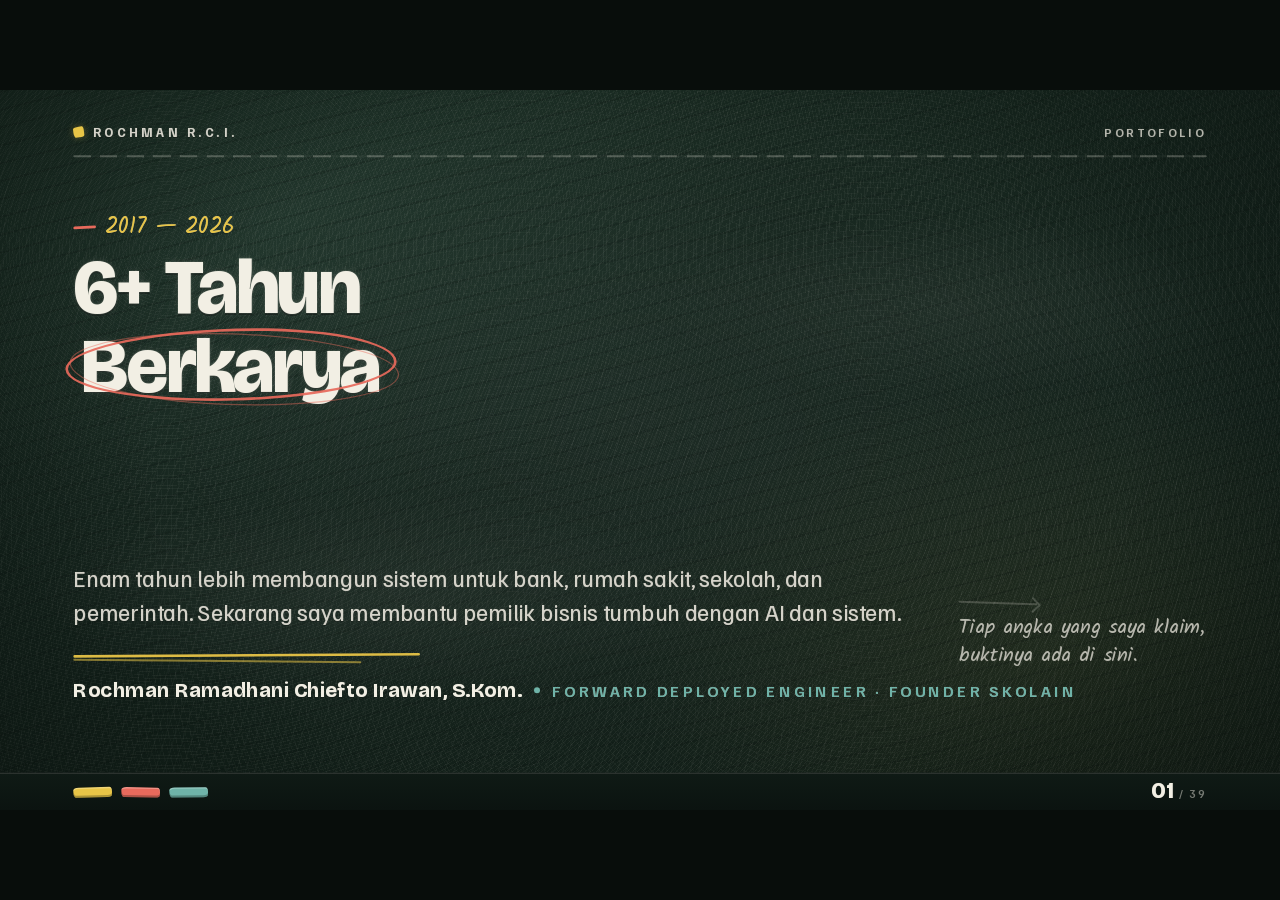
<file: index.html>
<!DOCTYPE html>
<html lang="id">
<head>
<meta charset="utf-8">
<meta name="viewport" content="width=device-width, initial-scale=1, viewport-fit=cover">
<title>6+ Tahun Berkarya — Portofolio Rochman Ramadhani</title>
<meta name="description" content="Portofolio Rochman Ramadhani Chiefto Irawan — Forward Deployed Engineer yang membantu pemilik bisnis tumbuh dengan AI dan sistem. Founder Skolain. Linimasa 2017–2026: sepuluh produk, konsultansi, dan pengajaran, lengkap dengan buktinya.">
<meta name="author" content="Rochman Ramadhani Chiefto Irawan">
<meta name="theme-color" content="#14231C">
<link rel="canonical" href="https://omanlabs.tech/">

<!-- Favicon: SVG untuk peramban modern, PNG sebagai cadangan, 180px untuk layar utama iOS -->
<link rel="icon" href="assets/favicon.svg" type="image/svg+xml">
<link rel="icon" href="assets/favicon.png" type="image/png" sizes="32x32">
<link rel="apple-touch-icon" href="assets/apple-touch-icon.png" sizes="180x180">

<!-- Kartu pratinjau tautan. Nama berkasnya diberi -v2 dengan sengaja: scraper
     WhatsApp, LinkedIn, dan Slack menyimpan gambar per-URL dan tidak memeriksa
     ulang berkas yang namanya sama, jadi mengganti isinya saja tidak cukup. -->
<meta property="og:type" content="profile">
<meta property="og:site_name" content="Portofolio Rochman Ramadhani">
<meta property="og:locale" content="id_ID">
<meta property="og:title" content="6+ Tahun Berkarya — Portofolio Rochman Ramadhani">
<meta property="og:description" content="Forward Deployed Engineer — membantu pemilik bisnis tumbuh dengan AI dan sistem. Founder Skolain. 6+ tahun membangun untuk bank, rumah sakit, sekolah, dan pemerintah, lengkap dengan buktinya.">
<meta property="og:url" content="https://omanlabs.tech/">
<meta property="og:image" content="https://omanlabs.tech/assets/cover-v2.jpg">
<meta property="og:image:type" content="image/jpeg">
<meta property="og:image:width" content="1200">
<meta property="og:image:height" content="630">
<meta property="og:image:alt" content="Sampul deck: 6+ Tahun Berkarya — Rochman Ramadhani Chiefto Irawan, Forward Deployed Engineer · Founder Skolain">
<meta property="profile:first_name" content="Rochman">
<meta property="profile:last_name" content="Ramadhani Chiefto Irawan">

<meta name="twitter:card" content="summary_large_image">
<meta name="twitter:title" content="6+ Tahun Berkarya — Portofolio Rochman Ramadhani">
<meta name="twitter:description" content="Forward Deployed Engineer — membantu pemilik bisnis tumbuh dengan AI dan sistem. Founder Skolain. 6+ tahun membangun untuk bank, rumah sakit, sekolah, dan pemerintah, lengkap dengan buktinya.">
<meta name="twitter:image" content="https://omanlabs.tech/assets/cover-v2.jpg">
<meta name="twitter:image:alt" content="Sampul deck: 6+ Tahun Berkarya — Rochman Ramadhani Chiefto Irawan, Forward Deployed Engineer · Founder Skolain">

<!-- Data terstruktur untuk mesin pencari dan mesin jawaban (schema.org Person). -->
<script type="application/ld+json">
{
  "@context": "https://schema.org",
  "@type": "Person",
  "@id": "https://omanlabs.tech/#person",
  "name": "Rochman Ramadhani Chiefto Irawan",
  "alternateName": ["Rochman Ramadhani", "Oman"],
  "honorificSuffix": "S.Kom.",
  "jobTitle": "Forward Deployed Engineer",
  "description": "Forward Deployed Engineer who helps Indonesian business owners grow with AI and well-built systems. Founder of Skolain. 6+ years building production systems for banking, healthcare, government and education.",
  "url": "https://omanlabs.tech",
  "image": "https://omanlabs.tech/assets/profile.jpg",
  "email": "mailto:rochmanramadhani12@gmail.com",
  "address": { "@type": "PostalAddress", "addressLocality": "Jakarta", "addressCountry": "ID" },
  "worksFor": { "@type": "Organization", "name": "Skolain", "url": "https://skolain.id" },
  "alumniOf": [
    { "@type": "CollegeOrUniversity", "name": "Binus University (BINUS Online Learning)" },
    { "@type": "HighSchool", "name": "SMK Negeri 26 Jakarta" }
  ],
  "award": [
    "1st place, SEAMEO SEAMOLEC Southeast Asia Creative Camp batch 3 (January 2019) — Smart Green Garden, an automatic IoT plant-watering system",
    "1st place, Kamp Kreatif SMK Indonesia 2019 (Ministry of Education and Culture) — Ngajar, a two-way classroom LMS",
    "1st place, PermataYouthPreneur 2020 (PermataBank) — Bayar, a fintech app"
  ],
  "knowsAbout": [
    "AI for business", "AI-assisted workflows", "Forward deployed engineering", "Product engineering",
    "Product discovery", "System architecture", "Golang", "Rust", "Microservices",
    "Event-driven architecture", "Multi-tenant architecture", "Cloud and on-premises infrastructure",
    "Kubernetes", "Observability", "Engineering management"
  ],
  "sameAs": [
    "https://www.linkedin.com/in/rochmanrmdhnn/",
    "https://github.com/rochmanrmdhnn",
    "https://gitlab.com/rochmanrmdhnn",
    "https://www.instagram.com/rochmanrmdhnn/",
    "https://www.threads.com/@rochmanrmdhnn",
    "https://x.com/rochmanrmdhnn",
    "https://www.facebook.com/rochmanrmdhnn",
    "https://www.youtube.com/@rochmanrmdhnn",
    "https://id.pinterest.com/rochmanrmdhnn/",
    "https://www.tiktok.com/@rochmanrmdhn",
    "https://lynk.id/rochmanrmdhnn"
  ]
}
</script>

<style>
/* ============================================================
   Self-hosted fonts — latin subset only (~128 KB total).
   Deliberately NOT Google Fonts CDN: the deck must render
   identically offline, on a blocked network, and in headless
   Chrome (which can print before a webfont resolves).
   Bricolage & Familjen are variable fonts, one file each.
   ============================================================ */
@font-face{font-family:'Bricolage Grotesque';font-style:normal;font-weight:400 800;font-display:block;
  src:url(assets/fonts/bricolage-grotesque.woff2) format('woff2');}
@font-face{font-family:'Familjen Grotesk';font-style:normal;font-weight:400 700;font-display:block;
  src:url(assets/fonts/familjen-grotesk.woff2) format('woff2');}
@font-face{font-family:'Kalam';font-style:normal;font-weight:400;font-display:block;
  src:url(assets/fonts/kalam-400.woff2) format('woff2');}
@font-face{font-family:'Kalam';font-style:normal;font-weight:700;font-display:block;
  src:url(assets/fonts/kalam-700.woff2) format('woff2');}

/* ============================================================
   PAPAN TULIS — deck shell
   Fixed stage 1920x1080. All slide measurements in px.
   Safe content band: y = 140 .. 960.  Left/right margin 110px.
   ============================================================ */

/* ===== MANDATORY FIXED-STAGE ARCHITECTURE ===== */
html,body{width:100%;height:100%;margin:0;overflow:hidden;background:var(--stage-bg,#000);}
.deck-viewport{position:fixed;inset:0;overflow:hidden;background:var(--stage-bg,#000);}
.deck-stage{position:absolute;left:0;top:0;width:1920px;height:1080px;overflow:hidden;transform-origin:0 0;background:var(--slide-bg,#fff);}
.slide{position:absolute;inset:0;width:1920px;height:1080px;overflow:hidden;display:block;visibility:hidden;opacity:0;pointer-events:none;background:var(--slide-bg,#fff);}
.slide.active,.slide.visible{visibility:visible;opacity:1;pointer-events:auto;z-index:1;}
img,video,canvas,svg{max-width:100%;max-height:100%;}
@media (prefers-reduced-motion:reduce){*,*::before,*::after{animation-duration:.01ms !important;transition-duration:.2s !important;}}

/* ===== THEME (LOCKED — do not edit) ===== */
:root{
  --stage-bg:#080D0B;
  --slide-bg:#14231C;
  --board:#14231C;
  --board-deep:#0D1712;
  --board-lift:#1D3227;
  --tray:#0B1310;
  --chalk:#F2EFE4;
  --chalk-soft:rgba(242,239,228,.72);
  --chalk-mute:rgba(242,239,228,.46);
  --chalk-faint:rgba(242,239,228,.20);
  --yellow:#E8C547;
  --coral:#E86A5C;
  --teal:#6FB3A8;

  --display:"Bricolage Grotesque","Familjen Grotesk",sans-serif;
  --body:"Familjen Grotesk",sans-serif;
  --hand:"Kalam",cursive;

  --dust:0 0 1px rgba(242,239,228,.55), 0 1px 0 rgba(9,16,13,.45);
  --dust-strong:0 0 2px rgba(242,239,228,.40), 0 0 12px rgba(242,239,228,.10), 0 2px 0 rgba(9,16,13,.5);
  --hand-radius:255px 15px 225px 15px/15px 225px 15px 255px;
  --hand-radius-b:15px 225px 15px 255px/225px 15px 255px 15px;

  --m-left:110px;
  --m-right:110px;
}
*{box-sizing:border-box;}

/* ===== BOARD SURFACE (LOCKED) ===== */
.slide{
  font-family:var(--body);
  color:var(--chalk);
  background:
    radial-gradient(1200px 720px at 22% 18%, rgba(120,180,155,.10), transparent 62%),
    radial-gradient(980px 620px at 82% 78%, rgba(232,197,71,.055), transparent 66%),
    radial-gradient(1500px 900px at 50% 46%, rgba(255,255,255,.045), transparent 70%),
    linear-gradient(168deg, #17281F 0%, #14231C 44%, #101C16 100%);
}
/* chalk dust + eraser sweep texture */
.slide::before{
  content:"";position:absolute;inset:0;pointer-events:none;z-index:0;
  background-image:
    repeating-radial-gradient(circle at 13% 22%, rgba(242,239,228,.055) 0 1px, transparent 1px 5px),
    repeating-radial-gradient(circle at 68% 61%, rgba(242,239,228,.042) 0 1px, transparent 1px 8px),
    repeating-radial-gradient(circle at 40% 85%, rgba(242,239,228,.035) 0 1px, transparent 1px 11px),
    repeating-linear-gradient(107deg, rgba(242,239,228,.030) 0 2px, transparent 2px 13px),
    repeating-linear-gradient(-14deg, rgba(9,16,13,.20) 0 3px, transparent 3px 26px);
  opacity:.85;
}
/* smeared eraser arcs + vignette */
.slide::after{
  content:"";position:absolute;inset:0;pointer-events:none;z-index:0;
  background:
    radial-gradient(760px 220px at 30% 70%, rgba(242,239,228,.045), transparent 70%),
    radial-gradient(620px 190px at 74% 30%, rgba(242,239,228,.035), transparent 72%),
    radial-gradient(1400px 980px at 50% 50%, transparent 52%, rgba(6,11,9,.55) 100%);
}
.layer{position:absolute;inset:0;z-index:2;}

/* ===== CHROME (LOCKED) ===== */
.chrome-top{position:absolute;left:var(--m-left);top:46px;width:1700px;height:34px;display:flex;align-items:center;justify-content:space-between;}
.chip{display:flex;align-items:center;gap:14px;}
.chip .nub{width:16px;height:16px;background:var(--yellow);border-radius:9px 3px 8px 3px/3px 8px 3px 9px;transform:rotate(-6deg);box-shadow:0 0 10px rgba(232,197,71,.35);}
.chip .txt{font-family:var(--body);font-weight:700;font-size:19px;letter-spacing:.30em;text-transform:uppercase;color:var(--chalk-soft);text-shadow:var(--dust);}
.chrome-top .sect{font-family:var(--body);font-weight:600;font-size:18px;letter-spacing:.26em;text-transform:uppercase;color:var(--chalk-mute);text-shadow:var(--dust);}
.rule-top{position:absolute;left:var(--m-left);top:98px;width:1700px;height:3px;
  background:repeating-linear-gradient(90deg, rgba(242,239,228,.34) 0 26px, rgba(242,239,228,.05) 26px 40px);
  border-radius:2px;opacity:.75;}

.tray{position:absolute;left:0;bottom:0;width:1920px;height:56px;background:linear-gradient(180deg,#0F1A15 0%, var(--tray) 100%);border-top:2px solid rgba(242,239,228,.14);}
.tray .sticks{position:absolute;left:var(--m-left);top:20px;display:flex;gap:14px;}
.tray .stick{width:58px;height:15px;border-radius:8px 4px 7px 4px/4px 7px 4px 8px;box-shadow:inset 0 -3px 0 rgba(9,16,13,.28), inset 0 2px 0 rgba(255,255,255,.28);}
.tray .s1{background:var(--yellow);transform:rotate(-1.6deg);}
.tray .s2{background:var(--coral);transform:rotate(1.1deg);}
.tray .s3{background:var(--teal);transform:rotate(-.7deg);}
.pageno{position:absolute;right:var(--m-right);top:8px;display:flex;align-items:baseline;gap:8px;}
.pageno .n{font-family:var(--display);font-weight:800;font-size:34px;line-height:1;color:var(--chalk);text-shadow:var(--dust);}
.pageno .d{font-family:var(--body);font-weight:600;font-size:17px;letter-spacing:.18em;color:var(--chalk-mute);}

/* ===== TYPE (LOCKED) ===== */
.hand{font-family:var(--hand);font-weight:400;}
.kick{display:flex;align-items:center;gap:14px;}
.kick .tick{width:34px;height:4px;background:var(--coral);border-radius:3px;transform:rotate(-3deg);}
.kick .t{font-family:var(--hand);font-size:34px;line-height:1.2;color:var(--yellow);text-shadow:var(--dust);}

h1.head{margin:0;font-family:var(--display);font-weight:800;font-size:138px;line-height:1.03;letter-spacing:-.028em;color:var(--chalk);text-shadow:var(--dust-strong);}
.circled{position:relative;display:inline-block;padding:0 12px;}
.circled::before{content:"";position:absolute;left:-12px;right:-14px;top:2px;bottom:8px;border:4px solid var(--coral);border-radius:52% 48% 49% 51%/50% 52% 48% 50%;transform:rotate(-1.6deg);opacity:.92;}
.circled::after{content:"";position:absolute;left:-6px;right:-18px;top:9px;bottom:1px;border:2px solid rgba(232,106,92,.45);border-radius:49% 51% 52% 48%/48% 50% 50% 52%;transform:rotate(1.9deg);}

/* ============================================================
   1. PLACEMENT UTILITIES
   .pos  — universal absolute placement driven by inline custom
           properties: --x (left), --y (top), --w (width),
           --h (height), --rot (rotation).
   .slot-* — named presets so 26 slides stay aligned.
   ============================================================ */
.pos{position:absolute;left:var(--x,110px);top:var(--y,140px);width:var(--w,auto);height:var(--h,auto);transform:rotate(var(--rot,0deg));}

.slot-head{position:absolute;left:var(--m-left);top:126px;width:1700px;}      /* content headline */
.slot-head-hi{position:absolute;left:var(--m-left);top:150px;width:1700px;}   /* headline, no eyebrow above */
.slot-sub{position:absolute;left:var(--m-left);top:246px;width:1560px;}       /* one-line subhead */
.slot-body{position:absolute;left:var(--m-left);top:312px;width:1700px;height:604px;}      /* main content well */
.slot-body-tall{position:absolute;left:var(--m-left);top:262px;width:1700px;height:668px;} /* when there is no subhead */
.slot-body-mid{position:absolute;left:var(--m-left);top:340px;width:1700px;height:520px;}  /* short content, optical centre */
.slot-note{position:absolute;left:var(--m-left);top:872px;width:1700px;}      /* hand annotation above foot */

/* horizontal centring of a fixed-width block inside the 1700px column */
.center-col{margin-left:auto;margin-right:auto;}

/* ===== flex helpers ===== */
.hstack{display:flex;flex-direction:row;align-items:flex-start;}
.vstack{display:flex;flex-direction:column;align-items:stretch;}
.hstack.mid,.vstack.mid{align-items:center;}
.hstack.bottom{align-items:flex-end;}
.hstack.stretch{align-items:stretch;}
.hstack.center,.vstack.center{justify-content:center;}
.hstack.between,.vstack.between{justify-content:space-between;}
.gap-12{gap:12px;} .gap-16{gap:16px;} .gap-20{gap:20px;} .gap-24{gap:24px;}
.gap-32{gap:32px;} .gap-40{gap:40px;} .gap-48{gap:48px;} .gap-64{gap:64px;} .gap-80{gap:80px;}
.grow{flex:1 1 0;min-width:0;}
.fixed-w{flex:0 0 auto;}
.fill{height:100%;}          /* make a block fill its .slot-* parent height */
.pad-t24{padding-top:24px;} .pad-t40{padding-top:40px;}
.mt-16{margin-top:16px;} .mt-24{margin-top:24px;} .mt-32{margin-top:32px;} .mt-48{margin-top:48px;}

/* ============================================================
   2. SHARED TYPE VOCABULARY
   ============================================================ */
.eyebrow{display:flex;align-items:center;gap:14px;}
.eyebrow .tick{flex:0 0 auto;width:38px;height:4px;background:var(--accent,var(--coral));border-radius:3px;transform:rotate(-3deg);}
.eyebrow .t{font-family:var(--display);font-weight:800;font-size:21px;letter-spacing:.26em;text-transform:uppercase;color:var(--accent,var(--coral));text-shadow:var(--dust);}

.head-lg{margin:0;font-family:var(--display);font-weight:800;font-size:92px;line-height:1.04;letter-spacing:-.025em;color:var(--chalk);text-shadow:var(--dust-strong);}
.head-md{margin:0;font-family:var(--display);font-weight:800;font-size:72px;line-height:1.06;letter-spacing:-.022em;color:var(--chalk);text-shadow:var(--dust-strong);}
.head-sm{margin:0;font-family:var(--display);font-weight:800;font-size:54px;line-height:1.1;letter-spacing:-.018em;color:var(--chalk);text-shadow:var(--dust-strong);}
.head-lg .circled,.head-md .circled,.head-sm .circled,h1.head .circled{margin:0 10px;}

.subhead{font-family:var(--hand);font-size:29px;line-height:1.4;color:var(--teal);text-shadow:var(--dust);}
.lead{margin:0;font-size:35px;line-height:1.48;font-weight:400;color:var(--chalk-soft);text-shadow:var(--dust);}

.tx-s{font-size:23px;line-height:1.42;color:var(--chalk-soft);text-shadow:var(--dust);}
.tx-m{font-size:27px;line-height:1.40;color:var(--chalk-soft);text-shadow:var(--dust);}
.tx-l{font-size:32px;line-height:1.36;color:var(--chalk);text-shadow:var(--dust);}
.tx-xl{font-size:38px;line-height:1.34;color:var(--chalk);text-shadow:var(--dust);}

.dim{color:var(--chalk-mute);}
.dimmer{color:var(--chalk-faint);}
.bright{color:var(--chalk);}
.c-y{color:var(--yellow);} .c-t{color:var(--teal);} .c-c{color:var(--coral);}
.bg-y{background:var(--yellow);} .bg-t{background:var(--teal);} .bg-c{background:var(--coral);}
.bg-n{background:rgba(242,239,228,.75);}

/* chalk underline inside running text */
.mark{color:var(--chalk);border-bottom:3px solid var(--coral);padding-bottom:2px;}
.mark-y{color:var(--chalk);border-bottom:4px solid var(--yellow);padding-bottom:3px;}
.mark-t{color:var(--chalk);border-bottom:3px solid var(--teal);padding-bottom:2px;}

/* dashed chalk divider — use inside boxes or between stacked blocks */
.divider{height:3px;margin:16px 0;border-radius:2px;background:repeating-linear-gradient(90deg, rgba(242,239,228,.30) 0 12px, transparent 12px 22px);}
.divider.vert{width:3px;height:auto;align-self:stretch;margin:0 20px;background:repeating-linear-gradient(180deg, rgba(242,239,228,.26) 0 14px, transparent 14px 26px);}

/* double chalk underline (cover) */
.uline{position:relative;width:520px;height:14px;}
.uline i{position:absolute;left:0;height:4px;background:var(--yellow);border-radius:4px;display:block;}
.uline i:nth-child(1){top:0;width:100%;transform:rotate(-.35deg);opacity:.95;}
.uline i:nth-child(2){top:9px;width:83%;height:3px;transform:rotate(.5deg);opacity:.55;}

/* pill / tag labels */
.pill{display:inline-flex;align-items:center;gap:10px;padding:8px 20px 9px;border:2px solid var(--accent,var(--chalk-mute));
  border-radius:22px 8px 20px 8px/8px 20px 8px 22px;font-family:var(--body);font-weight:700;font-size:19px;
  letter-spacing:.16em;text-transform:uppercase;color:var(--accent,var(--chalk-soft));text-shadow:var(--dust);}
.pill.solid{background:var(--accent,var(--yellow));color:#101C16;border-color:transparent;text-shadow:none;}
.tag{font-family:var(--display);font-weight:800;font-size:21px;letter-spacing:.26em;text-transform:uppercase;color:var(--accent,var(--teal));text-shadow:var(--dust);}

/* category rule + label (LOCKED) */
.cat-rule{width:70px;height:7px;border-radius:6px 3px 5px 3px/3px 5px 3px 6px;background:var(--accent,var(--yellow));}
.cat-label{font-family:var(--display);font-weight:800;font-size:22px;letter-spacing:.20em;text-transform:uppercase;margin-top:16px;text-shadow:var(--dust);color:var(--accent,var(--chalk));}
.cat-label.big{font-size:33px;letter-spacing:.13em;}

/* checkbox bullet list (LOCKED) */
.items{margin-top:20px;}
.item{display:flex;gap:13px;align-items:flex-start;margin-bottom:14px;}
.item .bx{flex:0 0 auto;width:12px;height:12px;margin-top:9px;border:2px solid var(--chalk-mute);border-radius:4px 2px 4px 2px/2px 4px 2px 4px;transform:rotate(-8deg);}
.item .tx{font-size:25px;line-height:1.32;color:var(--chalk-soft);text-shadow:var(--dust);}
.items.lg .item{margin-bottom:18px;}
.items.lg .item .tx{font-size:30px;color:var(--chalk);}
.items.lg .item .bx{width:14px;height:14px;margin-top:11px;border-color:var(--accent,var(--yellow));}

/* .listrow — heavier list row: marker + title/body + optional trailing note */
.listrow{display:flex;align-items:flex-start;gap:22px;padding:14px 0 15px;border-bottom:2px solid rgba(242,239,228,.10);}
.listrow:last-child{border-bottom:none;}
.listrow .n{flex:0 0 auto;width:52px;font-family:var(--display);font-weight:800;font-size:34px;line-height:1.1;color:var(--accent,var(--yellow));text-shadow:var(--dust);}
.listrow .t{flex:1 1 auto;font-size:29px;line-height:1.36;color:var(--chalk);text-shadow:var(--dust);}
.listrow .t b{font-weight:700;color:var(--chalk);}
.listrow .side{flex:0 0 auto;font-family:var(--hand);font-size:26px;line-height:1.3;color:var(--chalk-mute);text-align:right;}

/* footer strip (LOCKED) */
.foot{position:absolute;left:var(--m-left);top:968px;width:1700px;display:flex;align-items:center;gap:18px;}
.foot .mk{width:16px;height:16px;background:var(--coral);border-radius:9px 3px 8px 3px/3px 8px 3px 9px;transform:rotate(6deg);}
.foot .ft{font-size:34px;font-weight:500;color:var(--chalk);text-shadow:var(--dust);}
.foot .ft b{font-weight:700;color:var(--yellow);}
.foot .ft em{font-style:normal;color:var(--chalk-mute);}

/* hand-written annotation with a lead-in arrow */
.annot{font-family:var(--hand);font-size:30px;line-height:1.38;color:var(--chalk-mute);text-shadow:var(--dust);}
.annot .arw{display:block;width:118px;height:3px;margin-bottom:16px;background:var(--chalk-faint);border-radius:2px;position:relative;transform:rotate(2deg);}
.annot .arw::after{content:"";position:absolute;right:-2px;top:-6px;width:14px;height:14px;border-top:3px solid var(--chalk-faint);border-right:3px solid var(--chalk-faint);transform:rotate(45deg);}

/* ============================================================
   3. ARROW CONNECTORS
   .arrow            → horizontal, head on the right, --len sets length
   .arrow.left       → head on the left
   .arrow.down       → vertical, head at the bottom
   .arrow.strong     → uses --accent instead of faint chalk
   ============================================================ */
.arrow{position:relative;display:block;flex:0 0 auto;width:var(--len,120px);height:3px;border-radius:2px;background:var(--chalk-faint);}
.arrow::after{content:"";position:absolute;right:-2px;top:-6px;width:14px;height:14px;border-top:3px solid var(--chalk-faint);border-right:3px solid var(--chalk-faint);transform:rotate(45deg);}
.arrow.left::after{right:auto;left:-2px;border-top:none;border-right:none;border-bottom:3px solid var(--chalk-faint);border-left:3px solid var(--chalk-faint);}
.arrow.down{width:3px;height:var(--len,90px);}
.arrow.down::after{right:auto;top:auto;left:-6px;bottom:-2px;border-top:none;border-right:3px solid var(--chalk-faint);border-bottom:3px solid var(--chalk-faint);}
.arrow.strong{background:var(--accent,var(--yellow));}
.arrow.strong::after{border-color:var(--accent,var(--yellow));}
.arrow.dashed{background:repeating-linear-gradient(90deg, rgba(242,239,228,.34) 0 12px, transparent 12px 22px);}

/* ============================================================
   4. HAND-DRAWN BOX  (.hbox) — the universal chalk container.
   Double stroke: real border + inset ::after ghost stroke.
   Accent colour comes from --accent (.ac-y/.ac-t/.ac-c/.ac-n).
   ============================================================ */
.hbox,.card,.quotebox,.stepbox,.linkcard.boxed{
  --accent:var(--yellow);
  position:relative;padding:26px 28px 28px;
  border:3px solid var(--accent);border-radius:var(--hand-radius);
  background:linear-gradient(160deg, rgba(242,239,228,.055), rgba(242,239,228,.015));
  transform:rotate(-1.3deg);
}
.hbox::after,.card::after,.quotebox::after,.stepbox::after,.linkcard.boxed::after{
  content:"";position:absolute;left:5px;right:5px;top:6px;bottom:4px;
  border:2px solid var(--accent);border-radius:var(--hand-radius-b);opacity:.30;pointer-events:none;}
.hbox>*,.card>*,.quotebox>*,.stepbox>*{position:relative;z-index:1;}

.hbox.alt,.card.alt,.quotebox.alt{border-radius:var(--hand-radius-b);}
.hbox.alt::after,.card.alt::after,.quotebox.alt::after{border-radius:var(--hand-radius);left:6px;right:6px;top:5px;bottom:7px;}
.hbox.glow,.card.glow,.quotebox.glow{box-shadow:inset 0 0 160px -70px var(--accent);}
.rot-0{transform:none;} .rot-l{transform:rotate(-1.3deg);} .rot-l2{transform:rotate(-2.4deg);}
.rot-r{transform:rotate(1.1deg);} .rot-r2{transform:rotate(2.2deg);}

.hbox-title{font-family:var(--hand);font-size:29px;color:var(--accent,var(--yellow));text-shadow:var(--dust);margin-bottom:16px;}
.hbox-tag{font-family:var(--body);font-weight:700;font-size:17px;letter-spacing:.22em;text-transform:uppercase;text-shadow:var(--dust);color:var(--accent);}
.hbox-tag.bad{color:var(--coral);}
.hbox-tag.good{color:var(--teal);}
.hbox-quote{font-size:23px;line-height:1.42;color:var(--chalk);margin-top:7px;text-shadow:var(--dust);}
.hbox-text{font-size:25px;line-height:1.40;color:var(--chalk-soft);text-shadow:var(--dust);margin-top:8px;}
.hbox-res{font-family:var(--hand);font-size:24px;margin-top:6px;color:var(--chalk-mute);}
.hbox-note{margin-top:auto;padding-top:26px;font-family:var(--hand);font-size:25px;line-height:1.36;color:var(--teal);}
.hbox-badge{position:absolute;right:-16px;top:-46px;transform:rotate(4deg);font-family:var(--hand);font-size:26px;color:var(--accent,var(--yellow));z-index:2;}

/* ---- ACCENT THEMING ------------------------------------------------------
   Put .ac-y / .ac-t / .ac-c / .ac-n on ANY block (box, card, step, column,
   eyebrow, pill, arrow, cat-rule …). It sets --accent, which every component
   above reads. Declared here so it overrides the .hbox/.card default. */
.ac-y{--accent:var(--yellow);}
.ac-t{--accent:var(--teal);}
.ac-c{--accent:var(--coral);}
.ac-n{--accent:rgba(242,239,228,.62);}

/* ============================================================
   5. COVER ARCHETYPE
   ============================================================ */
.cover-kick{position:absolute;left:var(--m-left);top:186px;}
.cover-head{position:absolute;left:var(--m-left);top:238px;width:1290px;}
.cover-lead{position:absolute;left:var(--m-left);top:706px;width:1140px;}
.cover-uline{position:absolute;left:var(--m-left);top:846px;width:520px;height:14px;}
.cover-by{position:absolute;left:var(--m-left);top:882px;width:1140px;display:flex;align-items:center;gap:18px;}
.cover-by .name{font-family:var(--display);font-weight:700;font-size:31px;letter-spacing:.01em;color:var(--chalk);text-shadow:var(--dust);}
.cover-by .sep{width:9px;height:9px;background:var(--teal);border-radius:50%;}
.cover-by .role{font-family:var(--body);font-weight:600;font-size:24px;letter-spacing:.20em;text-transform:uppercase;color:var(--teal);text-shadow:var(--dust);}
.cover-note{position:absolute;left:1440px;top:272px;width:360px;}   /* put .hbox here */
.cover-annot{position:absolute;left:1438px;top:768px;width:372px;transform:rotate(-1.4deg);}

/* ============================================================
   6. SECTION / QUESTION ARCHETYPE  ("coba tebak / angkat tangan")
   Structure:  .layer > .q-veil (first) + .qblock + .qmark
   The veil quiets the board so the beat reads as a pause.
   ============================================================ */
.q-veil{position:absolute;inset:0;z-index:0;pointer-events:none;
  background:
    radial-gradient(1500px 950px at 34% 48%, rgba(6,11,9,.20), transparent 60%),
    linear-gradient(180deg, rgba(6,11,9,.52) 0%, rgba(6,11,9,.66) 60%, rgba(6,11,9,.74) 100%);}
.q-veil::after{content:"";position:absolute;left:0;right:0;top:0;height:3px;
  background:repeating-linear-gradient(90deg, rgba(242,239,228,.10) 0 26px, transparent 26px 40px);}

.qblock{position:absolute;left:var(--m-left);top:250px;width:1330px;}
.qblock.mid{top:296px;}
.qnum{font-family:var(--display);font-weight:800;font-size:26px;letter-spacing:.30em;color:var(--chalk-faint);text-shadow:var(--dust);margin-bottom:18px;}
.qhead{margin:26px 0 0;font-family:var(--display);font-weight:800;font-size:104px;line-height:1.05;letter-spacing:-.028em;color:var(--chalk);text-shadow:var(--dust-strong);}
.qhead.two-line{font-size:112px;}
.qhead.long{font-size:84px;line-height:1.08;}
.qsub{margin:34px 0 0;width:1180px;font-size:38px;line-height:1.36;font-weight:400;color:var(--chalk-soft);text-shadow:var(--dust);}
.qprompt{margin-top:46px;display:flex;align-items:center;gap:18px;}
.qprompt .tick{flex:0 0 auto;width:44px;height:4px;background:var(--yellow);border-radius:3px;transform:rotate(-2deg);}
.qprompt .t{font-family:var(--hand);font-size:34px;line-height:1.3;color:var(--yellow);text-shadow:var(--dust);}
.qprompt.quiet .tick{background:var(--chalk-faint);}
.qprompt.quiet .t{color:var(--chalk-mute);}
/* giant watermark glyph on the right of a question slide */
.qmark{position:absolute;right:96px;top:150px;font-family:var(--display);font-weight:800;font-size:560px;line-height:.82;
  color:rgba(242,239,228,.055);text-shadow:none;transform:rotate(6deg);pointer-events:none;user-select:none;}
/* the double chalk rule under a question headline */
.qrule{margin-top:30px;width:420px;height:12px;position:relative;}
.qrule i{position:absolute;left:0;height:4px;background:var(--coral);border-radius:4px;display:block;}
.qrule i:nth-child(1){top:0;width:100%;transform:rotate(-.4deg);opacity:.9;}
.qrule i:nth-child(2){top:8px;width:70%;height:3px;transform:rotate(.6deg);opacity:.5;}

/* ============================================================
   7. CARD GRID ARCHETYPE
   .cards.n2 … .n6  → one row.   .cards.g2x2 → two rows of two.
   Each .card: .card-num + .card-title + .card-text
   ============================================================ */
.cards{position:relative;display:flex;align-items:stretch;}
.cards.n2{gap:48px;} .cards.n2>.card{width:826px;}
.cards.n3{gap:40px;} .cards.n3>.card{width:540px;}
.cards.n4{gap:32px;} .cards.n4>.card{width:401px;}
.cards.n5{gap:26px;} .cards.n5>.card{width:319px;}
.cards.n6{gap:22px;} .cards.n6>.card{width:265px;}
.cards.g2x2{display:grid;grid-template-columns:826px 826px;gap:36px 48px;}
.cards.g2x2>.card{width:auto;}
.cards.g3x2{display:grid;grid-template-columns:540px 540px 540px;gap:32px 40px;}
.cards.g3x2>.card{width:auto;}
.cards>.card{flex:0 0 auto;display:flex;flex-direction:column;transform:rotate(-.4deg);}
.cards>.card:nth-child(even){transform:rotate(.5deg);}
.card{padding:28px 30px 30px;}
.card-num{font-family:var(--display);font-weight:800;font-size:74px;line-height:.94;color:var(--accent,var(--yellow));text-shadow:var(--dust-strong);}
.card-num.sm{font-size:56px;}
.card-rule{width:64px;height:6px;margin:14px 0 16px;border-radius:6px 3px 5px 3px/3px 5px 3px 6px;background:var(--accent,var(--yellow));}
.card-title{font-family:var(--display);font-weight:700;font-size:34px;line-height:1.14;letter-spacing:-.012em;color:var(--chalk);text-shadow:var(--dust);}
.card-title.sm{font-size:29px;}
.card-text{margin-top:12px;font-size:24px;line-height:1.40;color:var(--chalk-soft);text-shadow:var(--dust);}
.card-foot{margin-top:auto;padding-top:18px;font-family:var(--hand);font-size:23px;line-height:1.32;color:var(--chalk-mute);}

/* ============================================================
   8. MAPPING TABLE ARCHETYPE  (left term → right term, ~7 rows)
   ============================================================ */
.maptable{position:relative;width:1700px;}
.map-head{display:grid;grid-template-columns:700px 160px 700px;align-items:end;padding-bottom:14px;
  border-bottom:3px solid rgba(242,239,228,.24);}
.map-head .h{font-family:var(--display);font-weight:800;font-size:24px;letter-spacing:.22em;text-transform:uppercase;text-shadow:var(--dust);}
.map-head .h.a{color:var(--coral);text-align:right;}
.map-head .h.b{color:var(--teal);}
.map-row{display:grid;grid-template-columns:700px 160px 700px;align-items:center;min-height:92px;
  border-bottom:2px solid rgba(242,239,228,.10);}
.map-row:last-child{border-bottom:none;}
.map-a{font-size:30px;line-height:1.30;color:var(--chalk-soft);text-align:right;padding-right:6px;text-shadow:var(--dust);}
.map-b{font-size:30px;line-height:1.30;color:var(--chalk);padding-left:6px;text-shadow:var(--dust);}
.map-link{display:flex;align-items:center;justify-content:center;}
.map-link .arrow{--len:104px;}
.maptable.tight .map-row{min-height:80px;}
.maptable.tight .map-a,.maptable.tight .map-b{font-size:27px;}
.maptable.airy .map-row{min-height:106px;}   /* use for 6 rows to fill the band */

/* ============================================================
   9. COMPARISON TABLE ARCHETYPE  (row label + 2 columns, ~5 rows)
   ============================================================ */
.cmp{position:relative;width:1700px;}
.cmp-head,.cmp-row{display:grid;grid-template-columns:480px 610px 610px;align-items:start;}
.cmp-head{padding-bottom:16px;border-bottom:3px solid rgba(242,239,228,.24);}
.cmp-head .h{font-family:var(--display);font-weight:800;font-size:26px;letter-spacing:.20em;text-transform:uppercase;text-shadow:var(--dust);padding:0 18px;}
.cmp-head .h.label{color:var(--chalk-mute);padding-left:0;}
.cmp-head .h.a{color:var(--coral);}
.cmp-head .h.b{color:var(--teal);}
.cmp-row{min-height:120px;padding:22px 0 20px;border-bottom:2px solid rgba(242,239,228,.10);}
.cmp-row:last-child{border-bottom:none;}
.cmp-label{font-family:var(--display);font-weight:700;font-size:29px;line-height:1.22;color:var(--chalk);text-shadow:var(--dust);padding-right:24px;}
.cmp-a,.cmp-b{font-size:26px;line-height:1.36;color:var(--chalk-soft);text-shadow:var(--dust);padding:0 18px;}
.cmp-b{border-left:2px solid rgba(242,239,228,.12);}
/* tone helpers — usable on any text node, not just table cells.
   NOTE: never use the bare class name "pos" as a modifier; .pos is the
   absolute-placement utility. Use .tone-good / .tone-bad. */
.tone-bad{color:rgba(232,106,92,.92);}
.tone-good{color:rgba(111,179,168,.95);}
.tone-flat{color:var(--chalk-soft);}
.cmp.tight .cmp-row{min-height:98px;padding:16px 0 15px;}
.cmp.tight .cmp-a,.cmp.tight .cmp-b{font-size:24px;}

/* ============================================================
   10. STEP FLOW ARCHETYPE  (3–7 steps in a chain)
   .flow > (.step, .flow-arrow, .step, …)  + optional .loopback
   ============================================================ */
.flow{position:relative;display:flex;align-items:stretch;gap:0;width:1700px;}
.step{flex:1 1 0;min-width:0;display:flex;flex-direction:column;padding:24px 22px 26px;}
.stepbox{padding:24px 22px 26px;transform:rotate(-.4deg);}
.flow>.stepbox:nth-child(4n+3){transform:rotate(.5deg);}
.step-num{display:flex;align-items:center;gap:10px;}
.step-num .n{font-family:var(--display);font-weight:800;font-size:48px;line-height:1;color:var(--accent,var(--yellow));text-shadow:var(--dust-strong);}
.step-num .dot{width:10px;height:10px;border-radius:50%;background:var(--accent,var(--yellow));opacity:.6;}
.step-title{margin-top:14px;font-family:var(--display);font-weight:700;font-size:30px;line-height:1.16;color:var(--chalk);text-shadow:var(--dust);}
.step-text{margin-top:10px;font-size:22px;line-height:1.38;color:var(--chalk-soft);text-shadow:var(--dust);}
.flow-arrow{flex:0 0 auto;width:60px;display:flex;align-items:center;justify-content:center;align-self:center;}
.flow-arrow .arrow{--len:44px;}
.flow.wide .flow-arrow{width:80px;}
.flow.wide .flow-arrow .arrow{--len:60px;}
/* loop-back note drawn under the chain */
.loopback{position:relative;width:1700px;margin-top:26px;padding-top:30px;}
.loopback::before{content:"";position:absolute;left:120px;right:120px;top:0;height:52px;
  border:3px solid var(--chalk-faint);border-top:none;border-radius:0 0 40px 40px;}
.loopback::after{content:"";position:absolute;left:116px;top:0;width:14px;height:14px;
  border-top:3px solid var(--chalk-faint);border-left:3px solid var(--chalk-faint);transform:rotate(45deg);}
.loopback .t{margin-top:44px;text-align:center;font-family:var(--hand);font-size:29px;line-height:1.32;color:var(--chalk-mute);text-shadow:var(--dust);}

/* ============================================================
   11. QUOTE / AMBIGUITY ARCHETYPE
   ============================================================ */
.quotebox{padding:44px 52px 46px;}
.quote-mark{position:absolute;left:26px;top:-6px;font-family:var(--display);font-weight:800;font-size:130px;line-height:1;color:var(--accent,var(--yellow));opacity:.32;z-index:0;}
.quote-text{position:relative;z-index:1;font-family:var(--hand);font-weight:700;font-size:64px;line-height:1.26;color:var(--chalk);text-shadow:var(--dust-strong);}
.quote-text.sm{font-size:50px;}
.quote-src{margin-top:22px;font-family:var(--body);font-weight:600;font-size:24px;letter-spacing:.20em;text-transform:uppercase;color:var(--accent,var(--yellow));text-shadow:var(--dust);}
.quote-side{width:100%;}
.quote-side .h{font-family:var(--display);font-weight:800;font-size:22px;letter-spacing:.22em;text-transform:uppercase;color:var(--chalk-mute);text-shadow:var(--dust);margin-bottom:18px;}

/* ============================================================
   12. MEDIA — LINK CARD (16:9 thumbnail + CTA button)
   ============================================================ */
.linkcard{position:relative;display:flex;align-items:center;gap:56px;width:1700px;}
.thumb{position:relative;flex:0 0 auto;width:900px;height:506px;overflow:hidden;
  border:3px solid rgba(242,239,228,.42);border-radius:22px 8px 20px 8px/8px 20px 8px 22px;
  background:var(--board-deep);box-shadow:0 18px 50px rgba(0,0,0,.45), 0 0 60px rgba(111,179,168,.10);}
.thumb.md{width:760px;height:428px;}
.thumb.sm{width:620px;height:349px;}
.thumb img,.thumb video{position:absolute;inset:0;width:100%;height:100%;object-fit:cover;border-radius:inherit;max-width:none;max-height:none;}
.thumb .play{position:absolute;left:50%;top:50%;transform:translate(-50%,-50%);z-index:2;
  width:104px;height:104px;border:3px solid rgba(242,239,228,.75);border-radius:50%;
  display:flex;align-items:center;justify-content:center;background:rgba(9,16,13,.42);}
.thumb .play i{display:block;width:0;height:0;margin-left:8px;border-left:30px solid rgba(242,239,228,.90);border-top:19px solid transparent;border-bottom:19px solid transparent;}
.thumb .dur{position:absolute;right:14px;bottom:12px;z-index:2;padding:4px 12px 5px;border-radius:8px;background:rgba(9,16,13,.72);
  font-family:var(--body);font-weight:700;font-size:19px;letter-spacing:.10em;color:var(--chalk-soft);}
.link-body{flex:1 1 auto;min-width:0;}
.link-kicker{font-family:var(--display);font-weight:800;font-size:20px;letter-spacing:.26em;text-transform:uppercase;color:var(--accent,var(--teal));text-shadow:var(--dust);}
.link-title{margin:16px 0 0;font-family:var(--display);font-weight:800;font-size:52px;line-height:1.10;letter-spacing:-.020em;color:var(--chalk);text-shadow:var(--dust-strong);}
.link-desc{margin:18px 0 0;font-size:27px;line-height:1.42;color:var(--chalk-soft);text-shadow:var(--dust);}
.link-url{margin-top:18px;font-family:var(--hand);font-size:26px;color:var(--chalk-mute);word-break:break-all;}
.btn{display:inline-flex;align-items:center;gap:14px;margin-top:28px;padding:16px 30px 17px;
  border:3px solid var(--accent,var(--yellow));border-radius:26px 10px 24px 10px/10px 24px 10px 26px;
  font-family:var(--display);font-weight:800;font-size:26px;letter-spacing:.06em;color:var(--accent,var(--yellow));
  text-decoration:none;text-shadow:var(--dust);background:linear-gradient(160deg, rgba(242,239,228,.06), rgba(242,239,228,.015));}
.btn .ar{display:block;width:26px;height:3px;background:currentColor;border-radius:2px;position:relative;}
.btn .ar::after{content:"";position:absolute;right:-1px;top:-5px;width:12px;height:12px;border-top:3px solid currentColor;border-right:3px solid currentColor;transform:rotate(45deg);}
.btn.solid{background:var(--accent,var(--yellow));color:#101C16;border-color:transparent;text-shadow:none;}

/* ============================================================
   13. MEDIA — PHONE FRAME  (holds a real looping <video>)
   .phone-slot  → wrapper that also carries the caption + tilt
   .phone       → the frame;  size variants .ph-lg / .ph-md / .ph-sm
   .phone-screen→ clipped inner surface, the <video> lives here
   .phones      → two (or three) slots side by side, taped up
   ============================================================ */
.phones{display:flex;align-items:flex-start;gap:56px;}
.phone-slot{display:flex;flex-direction:column;align-items:center;flex:0 0 auto;}
.phones>.phone-slot:nth-child(1){transform:rotate(-2.2deg);}
.phones>.phone-slot:nth-child(2){transform:rotate(1.8deg);}
.phones>.phone-slot:nth-child(3){transform:rotate(-1.2deg);}

.phone{position:relative;z-index:1;flex:0 0 auto;width:279px;height:605px;padding:11px;
  border:3px solid rgba(242,239,228,.55);border-radius:46px;
  background:
    repeating-linear-gradient(0deg, rgba(242,239,228,.045) 0 2px, transparent 2px 9px),
    linear-gradient(170deg, rgba(242,239,228,.10), rgba(242,239,228,.02) 48%, rgba(232,197,71,.07));
  box-shadow:
    inset 0 0 0 3px rgba(20,35,28,.55),
    0 0 0 3px rgba(20,35,28,.35),
    0 26px 60px rgba(0,0,0,.50),
    0 0 90px rgba(111,179,168,.16);
  display:flex;align-items:center;justify-content:center;}
/* soft "lit screen" halo behind the frame */
.phone::before{content:"";position:absolute;left:-26px;right:-26px;top:-22px;bottom:-22px;z-index:0;pointer-events:none;
  border-radius:70px;background:radial-gradient(closest-side, rgba(242,239,228,.14), rgba(242,239,228,.03) 62%, transparent 78%);}
.phone.ph-lg{width:430px;height:790px;border-radius:58px;padding:13px;}
.phone.ph-md{width:330px;height:690px;border-radius:50px;padding:12px;}
.phone.ph-sm{width:270px;height:585px;border-radius:44px;padding:10px;}

.phone-screen{position:absolute;left:11px;right:11px;top:11px;bottom:11px;z-index:1;overflow:hidden;
  border-radius:36px;background:var(--board-deep);
  box-shadow:inset 0 0 0 2px rgba(9,16,13,.65), inset 0 0 40px rgba(9,16,13,.55);}
.phone.ph-lg .phone-screen{left:13px;right:13px;top:13px;bottom:13px;border-radius:46px;}
.phone.ph-md .phone-screen{left:12px;right:12px;top:12px;bottom:12px;border-radius:40px;}
.phone.ph-sm .phone-screen{left:10px;right:10px;top:10px;bottom:10px;border-radius:35px;}
.phone-screen video,.phone-screen img{position:absolute;inset:0;width:100%;height:100%;object-fit:cover;border-radius:inherit;
  max-width:none;max-height:none;display:block;}

/* chrome sits ABOVE the video */
.phone .notch{position:absolute;top:18px;left:50%;transform:translateX(-50%);z-index:3;width:88px;height:9px;border-radius:6px;background:rgba(242,239,228,.42);}
.phone .home{position:absolute;bottom:18px;left:50%;transform:translateX(-50%);z-index:3;width:104px;height:5px;border-radius:4px;background:rgba(242,239,228,.30);}
.phone.ph-lg .notch{width:130px;height:11px;top:26px;}
.phone.ph-lg .home{width:150px;height:6px;bottom:26px;}
.phone.ph-md .notch{width:104px;top:22px;}
.phone.ph-md .home{width:122px;bottom:22px;}
/* static poster / placeholder play glyph (no video) */
.phone .play{position:relative;z-index:2;width:86px;height:86px;border:3px solid rgba(242,239,228,.55);border-radius:50%;display:flex;align-items:center;justify-content:center;}
.phone .play i{display:block;width:0;height:0;margin-left:7px;border-left:26px solid rgba(242,239,228,.80);border-top:16px solid transparent;border-bottom:16px solid transparent;}

/* taped-up look: a torn chalk tape strip across the top corner */
.phone-slot.tape .phone .tape-strip{position:absolute;left:50%;top:-22px;z-index:4;width:132px;height:34px;
  transform:translateX(-50%) rotate(-4deg);background:rgba(242,239,228,.16);
  border-left:2px dashed rgba(242,239,228,.28);border-right:2px dashed rgba(242,239,228,.28);
  box-shadow:0 2px 8px rgba(0,0,0,.35);}
.phone-caption{margin-top:22px;max-width:420px;text-align:center;font-family:var(--hand);font-size:27px;line-height:1.32;
  color:var(--chalk-mute);text-shadow:var(--dust);}
.phone-caption b{color:var(--yellow);font-weight:400;}

/* ============================================================
   14. CLOSING STATEMENT ARCHETYPE
   ============================================================ */
.statement{position:absolute;left:var(--m-left);top:296px;width:1620px;margin:0;
  font-family:var(--display);font-weight:800;font-size:108px;line-height:1.12;letter-spacing:-.028em;
  color:var(--chalk);text-shadow:var(--dust-strong);}
.statement.sm{font-size:88px;line-height:1.14;}
.statement.hand{font-family:var(--hand);font-weight:700;font-size:92px;line-height:1.24;letter-spacing:0;}
.closing-sub{position:absolute;left:var(--m-left);top:790px;width:1400px;font-size:34px;line-height:1.44;color:var(--chalk-soft);text-shadow:var(--dust);}
.closing-mark{position:absolute;left:var(--m-left);top:236px;}

/* ============================================================
   15. REVEAL (LOCKED)
   .rv   → chalk-in for text/inline blocks
   .rvbox→ chalk-in with a slight rotate, for boxes/cards/phones
   .d1…d9→ stagger delays
   ============================================================ */
@keyframes chalkIn{
  from{opacity:0;transform:translateY(26px);filter:blur(9px);}
  to{opacity:1;transform:translateY(0);filter:blur(0);}
}
@keyframes chalkBox{
  from{opacity:0;transform:translateY(22px) rotate(-3deg);filter:blur(8px);}
  to{opacity:1;filter:blur(0);}
}
@keyframes drawRule{from{opacity:0;transform:scaleX(0);}to{opacity:.75;transform:scaleX(1);}}
.slide.active .rv{animation:chalkIn .78s cubic-bezier(.22,.8,.26,1) both;}
.slide.active .rvbox{animation:chalkBox .9s cubic-bezier(.22,.8,.26,1) both;}
.slide.active .rule-top{transform-origin:0 50%;animation:drawRule .8s ease-out both;}
.d1{animation-delay:.06s;}.d2{animation-delay:.16s;}.d3{animation-delay:.28s;}.d4{animation-delay:.40s;}
.d5{animation-delay:.52s;}.d6{animation-delay:.62s;}.d7{animation-delay:.72s;}.d8{animation-delay:.82s;}.d9{animation-delay:.92s;}

/* ============================================================
   16. DECK CONTROLS / EDIT MODE  (outside .deck-stage)
   ============================================================ */
.deck-controls{position:fixed;right:18px;bottom:14px;z-index:60;pointer-events:none;}
.deck-progress{font-family:var(--body);font-weight:600;font-size:13px;letter-spacing:.20em;color:rgba(242,239,228,.30);}

.edit-hotzone{position:fixed;left:0;top:0;width:80px;height:80px;z-index:70;}
.edit-toggle{position:fixed;left:16px;top:16px;z-index:71;
  padding:8px 14px;border:1px solid rgba(242,239,228,.30);border-radius:8px;
  background:rgba(9,16,13,.82);color:rgba(242,239,228,.78);
  font-family:var(--body);font-weight:600;font-size:12px;letter-spacing:.16em;text-transform:uppercase;
  cursor:pointer;opacity:0;visibility:hidden;transition:opacity .18s ease;}
.edit-toggle.is-visible{opacity:1;visibility:visible;}
.edit-toggle.is-on{border-color:var(--yellow);color:var(--yellow);}
body.edit-mode [contenteditable="true"]{outline:1px dashed rgba(232,197,71,.55);outline-offset:3px;}
body.edit-mode [contenteditable="true"]:focus{outline:2px solid var(--yellow);background:rgba(232,197,71,.08);}

/* ============================================================
   17. PRINT — satu slide per halaman.
   Tiga hal yang TIDAK ada di deck lama dan bikin PDF-nya salah:
   1. Tanpa @page, Chrome jatuh ke Letter portrait dan menyusutkan
      panggung 1920px ke dalam kotak bermargin.
   2. Papan tulisnya 100% gradient CSS (.slide background + ::before
      debu + ::after vignette + .tray + tiap bar aksen). Tanpa
      print-color-adjust:exact, Chrome membuang semuanya dan PDF
      keluar jadi teks hitam di atas putih.
   3. Reset animasi harus mencakup komponen baru. Kalau .rail-done
      terlewat, rail tercetak di scaleX(0) alias tak terlihat.
   ============================================================ */
@page{size:1920px 1080px;margin:0;}
@media print{
  html,body,.slide,.tray,.bar,.rail-done{
    -webkit-print-color-adjust:exact;print-color-adjust:exact;}
  html,body{width:1920px;height:auto;margin:0;overflow:visible;background:#fff;}
  .deck-viewport{position:static;inset:auto;overflow:visible;background:none;}
  .deck-stage{position:static;width:1920px;height:auto;transform:none !important;overflow:visible;background:none;}
  .slide{position:relative;inset:auto;width:1920px;height:1080px;visibility:visible;opacity:1;pointer-events:auto;
    page-break-after:always;break-after:page;overflow:hidden;}
  .slide:last-child{page-break-after:auto;break-after:auto;}
  .deck-controls,.edit-hotzone,.edit-toggle{display:none !important;}
  /* Cukup animation:none. Dengan fill-mode ikut mati, tiap elemen balik ke
     CSS statisnya sendiri — .rail-done ke scaleX(1), .rvbox ke rotasi .rot-*
     miliknya. Jangan tambahkan transform:none di sini: itu justru meratakan
     semua kemiringan hand-drawn yang memang disengaja. */
  .slide .rv,.slide .rvbox,.slide .rule-top,
  .slide .rail-done,.slide .lane,.slide .lanes-axis{
    animation:none !important;opacity:1 !important;filter:none !important;}
}


/* ============================================================
   18. TIMELINE RAIL — enam bab, satu menyala.
   Tinggi total 86px:  tahun 0–26 · nub tengah 44 · nama 60–84.
   Segmen dibuat SAMA LEBAR (283,33px), bukan proporsional waktu.
   Alasannya: pada skala sebenarnya Bab 4 cuma dapat 6,6% (112px)
   dan tidak terbaca — padahal justru tahun-tahun padat itu yang
   isinya paling banyak. Karena segmen diberi label rentang tanggal
   aslinya, tidak ada klaim skala yang perlu dibantah. Grafik yang
   benar-benar berskala ada di .lanes, tepat di bawahnya.
   Isi rail digenerate JS dari array ERAS — 7 instance x 6 segmen
   kalau ditulis tangan itu 42 elemen yang harus tetap seragam.
   ============================================================ */
.rail{position:relative;width:1700px;height:86px;}
.rail-line{position:absolute;left:0;right:0;top:44px;height:4px;border-radius:3px;
  background:repeating-linear-gradient(90deg, rgba(242,239,228,.26) 0 16px, transparent 16px 26px);}
.rail-done{position:absolute;left:0;top:44px;height:4px;border-radius:3px;
  background:var(--chalk-mute);width:calc((var(--i) + 1) * (100% / 6));transform-origin:0 50%;}
.rail-seg{position:absolute;top:0;height:86px;text-align:center;
  left:calc(var(--i) * (100% / 6));width:calc(100% / 6);}
.rail-seg .yr{position:absolute;left:0;right:0;top:0;
  font-family:var(--display);font-weight:800;font-size:21px;letter-spacing:.10em;
  color:var(--chalk-mute);text-shadow:var(--dust);}
.rail-seg .nub{position:absolute;left:50%;top:38px;transform:translateX(-50%) rotate(-6deg);
  width:16px;height:16px;background:var(--chalk-faint);
  border-radius:9px 3px 8px 3px/3px 8px 3px 9px;}
.rail-seg .nm{position:absolute;left:0;right:0;top:60px;
  font-family:var(--body);font-weight:600;font-size:18px;letter-spacing:.13em;text-transform:uppercase;
  color:var(--chalk-faint);text-shadow:var(--dust);}
.rail-seg.on .yr{color:var(--chalk);}
.rail-seg.on .nm{color:var(--accent,var(--yellow));}
.rail-seg.on .nub{width:22px;height:22px;top:35px;background:var(--accent,var(--yellow));
  box-shadow:0 0 16px rgba(232,197,71,.45);}
.slide.active .rail-done{animation:drawRule .9s ease-out .30s both;}

/* ============================================================
   19. LANES — Gantt. Jendela waktunya di-set di CONTAINER:
     .lanes{--from:2017;--to:2027;}
   dan tiap bar bawa --y0 / --y1 dalam TAHUN DESIMAL
   (--y0:2022.92 = Des 2022). Ditulis desimal supaya bisa dicek
   mata waktu review, tidak seperti indeks bulan.
   Konsekuensinya satu komponen melayani dua level zoom: slide peta
   memakai jendela 10 tahun, slide bab memakai jendela ~1,3 tahun,
   markup dan CSS-nya identik.
   Lebar: gutter 320 + track 1380 = 1700 tepat.
   ============================================================ */
.lanes{--from:2017;--to:2027;--gutter:320px;--track:1380px;position:relative;width:1700px;}
.lanes-axis{position:relative;height:34px;margin-left:var(--gutter);width:var(--track);}
.lanes-axis .yr{position:absolute;transform:translateX(-50%);
  left:calc((var(--y) - var(--from)) / (var(--to) - var(--from)) * 100%);
  font-family:var(--body);font-weight:700;font-size:18px;letter-spacing:.14em;
  color:var(--chalk-mute);text-shadow:var(--dust);white-space:nowrap;}
.lanes-grid{position:absolute;left:var(--gutter);top:34px;bottom:0;width:var(--track);pointer-events:none;}
.lanes-grid i{position:absolute;top:0;bottom:0;width:2px;
  left:calc((var(--y) - var(--from)) / (var(--to) - var(--from)) * 100%);
  background:repeating-linear-gradient(180deg, rgba(242,239,228,.16) 0 8px, transparent 8px 18px);}

.lane{position:relative;display:flex;align-items:center;height:42px;margin-bottom:9px;}
.lane-label{flex:0 0 var(--gutter);padding-right:22px;text-align:right;
  font-family:var(--body);font-weight:600;font-size:21px;line-height:1.2;
  color:var(--chalk-soft);text-shadow:var(--dust);}
.lane-track{position:relative;flex:0 0 var(--track);height:42px;}

.bar{position:absolute;top:7px;height:28px;
  left:calc((var(--y0) - var(--from)) / (var(--to) - var(--from)) * 100%);
  width:calc((var(--y1) - var(--y0)) / (var(--to) - var(--from)) * 100%);
  background:var(--accent,var(--yellow));opacity:.88;
  border-radius:14px 5px 12px 5px/5px 12px 5px 14px;
  box-shadow:inset 0 -3px 0 rgba(9,16,13,.26), inset 0 2px 0 rgba(255,255,255,.24);}
.bar .t{position:absolute;left:14px;top:4px;white-space:nowrap;
  font-family:var(--body);font-weight:700;font-size:17px;letter-spacing:.04em;color:#101C16;}
/* Bar di bawah ~0,9 tahun pada jendela 10 tahun terlalu sempit untuk label
   di dalam (Telkom OCA = 0,5 thn = 69px, label 17px butuh ~110px).
   .lbl-out memarkir labelnya di luar tepi kanan bar. */
.bar.lbl-out .t{left:calc(100% + 12px);color:var(--chalk-soft);text-shadow:var(--dust);}
/* Bar yang mepet tepi kanan panggung: labelnya dipasang di kiri titik mulai,
   supaya tidak keluar dari 1920px. */
.bar.lbl-left .t{left:auto;right:calc(100% + 12px);color:var(--chalk-soft);text-shadow:var(--dust);}
.bar.ghost{background:none;border:3px dashed var(--accent);box-shadow:none;opacity:1;}
.bar.ghost .t{color:var(--accent);}
/* Dua penugasan yang benar-benar tumpang tindih di satu jalur (mis. Infobit dan Prima
   Avza, Des 2022 – Feb 2024) akan saling menimpa karena semua .bar absolut di top:7px.
   .up / .dn membelah tinggi lane jadi dua baris tipis — tumpang tindihnya jadi terlihat,
   bukan tersembunyi. Itu justru isi ceritanya. */
.bar.up,.bar.dn{height:19px;border-radius:10px 4px 9px 4px/4px 9px 4px 10px;}
.bar.up{top:1px;} .bar.dn{top:22px;}
.bar.up .t,.bar.dn .t{top:1px;left:11px;font-size:15px;}
.bar.up.lbl-out .t,.bar.dn.lbl-out .t{left:calc(100% + 10px);}
.bar.open::after{content:"";position:absolute;right:-13px;top:50%;transform:translateY(-50%);
  width:0;height:0;border-left:13px solid var(--accent);
  border-top:14px solid transparent;border-bottom:14px solid transparent;}

/* kejadian titik di atas sebuah track */
.moment{position:absolute;top:0;bottom:0;width:0;
  left:calc((var(--y) - var(--from)) / (var(--to) - var(--from)) * 100%);}
.moment i{position:absolute;left:-9px;top:50%;width:18px;height:18px;border-radius:4px;
  transform:translateY(-50%) rotate(45deg);background:var(--accent,var(--coral));
  box-shadow:0 0 14px rgba(232,106,92,.45);}
.moment .t{position:absolute;left:18px;top:50%;transform:translateY(-50%);white-space:nowrap;
  font-family:var(--hand);font-size:22px;color:var(--accent,var(--coral));text-shadow:var(--dust);}
.moment.flip .t{left:auto;right:18px;}

/* varian rapat untuk slide bab */
.lanes.compact .lane{height:38px;margin-bottom:8px;}
.lanes.compact .lane-label{font-size:19px;}

/* Stagger lane pakai nth-of-type internal, BUKAN .d10+ — plafon
   template memang .d9 (0,92s) dan tidak perlu digeser. */
.slide.active .lanes-axis{animation:chalkIn .7s cubic-bezier(.22,.8,.26,1) .38s both;}
.slide.active .lane{animation:chalkIn .62s cubic-bezier(.22,.8,.26,1) both;}
.lanes .lane:nth-of-type(1){animation-delay:.46s;} .lanes .lane:nth-of-type(2){animation-delay:.52s;}
.lanes .lane:nth-of-type(3){animation-delay:.58s;} .lanes .lane:nth-of-type(4){animation-delay:.64s;}
.lanes .lane:nth-of-type(5){animation-delay:.70s;} .lanes .lane:nth-of-type(6){animation-delay:.76s;}
.lanes .lane:nth-of-type(7){animation-delay:.82s;}

/* ============================================================
   20. PHOTOFRAME / PHOTOSTRIP — cetakan foto yang ditempel selotip.
   Naik pangkat dari .g1-photo di deck lama, karena deck ini pakai
   foto di enam slide, bukan satu.
   ============================================================ */
.photoframe{position:relative;padding:14px 14px 52px;
  background:rgba(242,239,228,.055);border:2px solid rgba(242,239,228,.20);border-radius:6px;
  box-shadow:0 22px 54px rgba(0,0,0,.48);}
.photoframe img{display:block;width:var(--pw,470px);height:var(--ph,600px);object-fit:cover;
  object-position:var(--pp,center);border-radius:3px;max-width:none;max-height:none;}
.photoframe .tape{position:absolute;left:50%;top:-20px;width:150px;height:34px;
  transform:translateX(-50%) rotate(-4deg);background:rgba(242,239,228,.16);
  border-left:2px dashed rgba(242,239,228,.28);border-right:2px dashed rgba(242,239,228,.28);
  box-shadow:0 2px 8px rgba(0,0,0,.35);}
.photoframe .cap{position:absolute;left:16px;right:16px;bottom:14px;
  font-family:var(--hand);font-size:23px;line-height:1.2;color:var(--chalk-mute);}

.photostrip{display:flex;align-items:flex-start;gap:30px;}
.photostrip>*{flex:0 0 auto;}
.photostrip>*:nth-child(1){transform:rotate(-2.2deg);}
.photostrip>*:nth-child(2){transform:rotate(1.6deg)  translateY(18px);}
.photostrip>*:nth-child(3){transform:rotate(-1.2deg) translateY(6px);}
.photostrip>*:nth-child(4){transform:rotate(2.4deg)  translateY(24px);}

/* ============================================================
   21. STAT — angka besar. .card-num cuma 34px dan .listrow .n 34px;
   slide angka butuh yang jauh lebih keras.
   Tinggi satu sel: 96*.92 + 14 + 22 + 10 + (23*1.38*2) ≈ 215px.
   ============================================================ */
.stat{display:flex;flex-direction:column;}
.stat .n{font-family:var(--display);font-weight:800;font-size:96px;line-height:.92;
  letter-spacing:-.03em;color:var(--accent,var(--yellow));text-shadow:var(--dust-strong);}
.stat .n sup{font-size:.40em;vertical-align:super;letter-spacing:0;}
.stat .u{margin-top:14px;font-family:var(--body);font-weight:700;font-size:21px;
  letter-spacing:.18em;text-transform:uppercase;color:var(--chalk-mute);text-shadow:var(--dust);}
.stat .c{margin-top:10px;font-size:23px;line-height:1.38;color:var(--chalk-soft);text-shadow:var(--dust);}

/* ============================================================
   23. COVER XL — .head-lg 92px terasa kekecilan untuk sampul
   portofolio. 116px x 1.02 = 118px per baris; judul dua baris
   mulai y=238 berakhir y=474, masih lega di atas .cover-lead (706).
   ============================================================ */
.cover-head-xl{margin:0;font-family:var(--display);font-weight:800;font-size:116px;
  line-height:1.02;letter-spacing:-.030em;color:var(--chalk);text-shadow:var(--dust-strong);}

/* ============================================================
   24. PERBAIKAN KASKADE — .pos harus menang
   .pos dideklarasikan di bagian 1, tapi HAMPIR SEMUA arketipe komponen
   (.cards, .maptable, .cmp, .flow, .loopback, .linkcard, .hbox, .card,
   .quotebox, .stepbox, .rail, .lanes, .photoframe) menyetel
   position:relative di bagian-bagian setelahnya. Specificity-nya sama,
   jadi yang belakangan menang dan .pos diam-diam kehilangan daya.
   Akibatnya --x/--y berubah arti: bukan lagi koordinat dari tepi slide,
   tapi geseran dari posisi aliran — dan width:auto ikut melar ke 1920px
   alih-alih menyusut ke lebar isinya. Gejalanya menipu karena elemen
   pertama di tiap slide tetap mendarat di tempat yang benar.
   Baris ini, ditaruh setelah semua komponen, memulihkan artinya.

   transform SENGAJA tidak ikut diulang. .hbox/.card/.stepbox memakai
   transform untuk kemiringan hand-drawn-nya; kalau .pos ikut menyetel
   transform di sini, semua kemiringan itu rata jadi 0deg. Untuk kotak
   yang memang ingin lurus, pakai kelas .rot-0 yang sudah ada.
   ============================================================ */
.pos{position:absolute;left:var(--x,110px);top:var(--y,140px);
  width:var(--w,auto);height:var(--h,auto);}

/* Kartu yang sekaligus tautan: tampilannya sama persis, cuma dapat afordans hover.
   Penanganan klik di #deckStage sudah berhenti di <a>, jadi mengklik kartu tidak
   ikut memindahkan slide. */
a.card{text-decoration:none;color:inherit;cursor:pointer;
  transition:transform .18s ease, box-shadow .18s ease;}
a.card:hover{box-shadow:0 0 0 2px var(--accent), 0 18px 40px rgba(0,0,0,.42);}
a.card:focus-visible{outline:3px solid var(--yellow);outline-offset:4px;}

/* ============================================================
   24b. PETUNJUK PUTAR LAYAR (hanya ponsel, orientasi potret)
   Panggung 16:9 di layar potret memang jadi kecil — itu konsekuensi
   desain panggung tetap, bukan kerusakan. Tapi tanpa penjelasan,
   pengunjung mengira decknya rusak. Murni CSS, tanpa JS.
   ============================================================ */
.rotate-hint{display:none;}
@media (max-width:860px) and (orientation:portrait){
  .rotate-hint{
    display:flex;align-items:center;gap:9px;
    position:fixed;left:50%;bottom:22px;transform:translateX(-50%);z-index:80;
    padding:9px 16px 10px;border-radius:22px;
    background:rgba(20,35,28,.94);border:1px solid rgba(242,239,228,.22);
    box-shadow:0 8px 26px rgba(0,0,0,.5);
    font-family:'Familjen Grotesk',sans-serif;font-weight:600;font-size:12px;
    letter-spacing:.06em;color:rgba(242,239,228,.82);
    animation:hintIn .5s ease-out .8s both, hintOut .6s ease-in 7s both;
  }
  .rotate-hint .ic{
    width:13px;height:19px;flex:0 0 auto;border:2px solid var(--yellow);border-radius:3px;
    animation:hintTurn 2.6s ease-in-out 1.4s infinite;}
}
@keyframes hintIn{from{opacity:0;transform:translateX(-50%) translateY(8px);}to{opacity:1;transform:translateX(-50%) translateY(0);}}
@keyframes hintOut{to{opacity:0;visibility:hidden;}}
@keyframes hintTurn{0%,55%{transform:rotate(0);}75%,100%{transform:rotate(90deg);}}
@media print{.rotate-hint{display:none !important;}}

/* ============================================================
   25. TAMBAHAN KECIL
   ============================================================ */
/* .maptable versi delapan baris. .tight (80px) x 8 = 640 + kepala 46 = 686 dan
   menembus band; .dense menurunkannya ke 74px -> 592 + 46 = 638, mulai y=300
   berakhir y=938. */
.maptable.dense .map-row{min-height:74px;}
.maptable.dense .map-a,.maptable.dense .map-b{font-size:26px;line-height:1.26;}
/* Sepuluh baris: 10 x 64 = 640 + kepala 46 = 686, mulai y=296 berakhir y=982. */
.maptable.x10 .map-row{min-height:64px;}
.maptable.x10 .map-a,.maptable.x10 .map-b{font-size:24px;line-height:1.22;}
.maptable.x10 .map-link .arrow{--len:78px;}
/* baris kredensial di bawah linkcard */
.credit{font-family:var(--body);font-weight:600;font-size:20px;letter-spacing:.10em;
  text-transform:uppercase;color:var(--chalk-mute);text-shadow:var(--dust);}
/* kotak berbingkai putus-putus untuk catatan jujur/koreksi */
.caveat{border:2px dashed rgba(242,239,228,.30);border-radius:10px;padding:18px 22px 20px;
  font-family:var(--hand);font-size:25px;line-height:1.34;color:var(--chalk-mute);}
.caveat b{font-family:var(--body);font-weight:700;font-size:21px;letter-spacing:.14em;
  text-transform:uppercase;color:var(--accent,var(--yellow));display:block;margin-bottom:8px;}
</style>
</head>
<body>
<div class="deck-viewport">
<div class="deck-stage" id="deckStage">

<!-- ================= A · PEMBUKA ================= -->

<!-- ===== 01 — COVER ===== -->
<section class="slide active visible" data-sect="Portofolio" data-sid="cover">
  <div class="layer">
    <div class="cover-kick kick rv d1">
      <span class="tick"></span><span class="t">2017 — 2026</span>
    </div>
    <h1 class="cover-head-xl pos rv d2" style="--x:110px;--y:238px;--w:1420px">
      6+ Tahun<br><span class="circled">Berkarya</span>
    </h1>
    <div class="cover-uline uline rv d3" style="--y:560px"><i></i><i></i></div>
    <p class="cover-lead lead rv d4" style="width:1300px">
      Enam tahun lebih membangun sistem untuk bank, rumah sakit, sekolah, dan pemerintah.
      Sekarang saya membantu pemilik bisnis tumbuh dengan AI dan sistem.
    </p>
    <div class="cover-by rv d5" style="width:1700px">
      <span class="name">Rochman Ramadhani Chiefto Irawan, S.Kom.</span>
      <span class="sep"></span>
      <span class="role">Forward Deployed Engineer · Founder Skolain</span>
    </div>
    <div class="cover-annot annot rv d6">
      <span class="arw"></span>
      Tiap angka yang saya klaim, buktinya ada di sini.
    </div>
  </div>
</section>

<!-- ===== 02 — KENALAN ===== -->
<section class="slide" data-sect="Kenalan" data-sid="kenalan">
  <div class="layer">
    <div class="eyebrow ac-t pos rv d1" style="--x:110px;--y:180px">
      <span class="tick"></span><span class="t">Kenalan dulu</span>
    </div>
    <h2 class="head-md pos rv d2" style="--x:110px;--y:228px;--w:1120px">
      Rochman Ramadhani<br>Chiefto Irawan, S.Kom.
    </h2>
    <div class="tx-m pos rv d3" style="--x:110px;--y:404px;--w:1060px">
      Forward Deployed Engineer — membantu pemilik bisnis tumbuh dengan AI dan sistem. Berangkat dari engineering.
    </div>

    <div class="hbox glow ac-y pos rvbox d4" style="--x:110px;--y:510px;--w:1060px">
      <div class="hbox-tag">sekarang</div>
      <div class="items">
        <div class="item"><span class="bx"></span><span class="tx"><b>Founder</b>, Skolain · sejak Juni 2026</span></div>
        <div class="item"><span class="bx"></span><span class="tx"><b>Technology Partner</b>, grup kecantikan multi-brand · sejak Mei 2026</span></div>
        <div class="item"><span class="bx"></span><span class="tx"><b>AI Learning Partner</b>, bersama Coach Rheo · sejak Agustus 2026</span></div>
      </div>
    </div>

    <div class="hbox ac-t pos rvbox d5" style="--x:110px;--y:760px;--w:1060px">
      <div class="hbox-tag good">sama seperti banyak orang</div>
      <div class="tx-l mt-16">Lulusan <span class="mark-y">SMK</span>, lalu S.Kom. <span class="mark-t">Sistem Informasi</span></div>
      <div class="hbox-text">SMKN 26 Jakarta, 2017–2021 · Binus, 8 Agustus 2026 · IPK 3,85, Magna Cum Laude</div>
    </div>

    <div class="photoframe pos rvbox d6" style="--x:1300px;--y:222px;--pw:470px;--ph:600px;--rot:2deg">
      <span class="tape"></span>
      <img src="assets/rochman.jpg" alt="Foto Rochman Ramadhani">
      <span class="cap">6+ tahun berkarya</span>
    </div>
  </div>
</section>

<!-- ================= B · GARIS WAKTU ================= -->

<!-- ===== 03 — PETA LENGKAP ===== -->
<section class="slide" data-sect="Peta" data-sid="peta">
  <div class="layer">
    <div class="eyebrow ac-y pos rv d1" style="--x:110px;--y:196px">
      <span class="tick"></span><span class="t">Peta</span>
    </div>
    <h2 class="head-md pos rv d2" style="--x:110px;--y:240px;--w:1700px">
      Sejak 2017, tidak ada tahun yang kosong.
    </h2>

    <div class="rail ac-y pos rv d3" style="--x:110px;--y:356px;--w:1700px" data-on="-1"></div>

    <div class="lanes ac-y pos" style="--x:110px;--y:468px;--w:1700px;--from:2017;--to:2027">
      <div class="lanes-axis">
        <span class="yr" style="--y:2017">2017</span>
        <span class="yr" style="--y:2019">2019</span>
        <span class="yr" style="--y:2021">2021</span>
        <span class="yr" style="--y:2023">2023</span>
        <span class="yr" style="--y:2025">2025</span>
        <span class="yr" style="--y:2026.63">sekarang</span>
      </div>
      <div class="lanes-grid">
        <i style="--y:2018"></i><i style="--y:2019"></i><i style="--y:2020"></i>
        <i style="--y:2021"></i><i style="--y:2022"></i><i style="--y:2023"></i>
        <i style="--y:2024"></i><i style="--y:2025"></i><i style="--y:2026"></i>
      </div>

      <div class="lane ac-n"><div class="lane-label">Sekolah &amp; kuliah</div>
        <div class="lane-track">
          <span class="bar" style="--y0:2017.5;--y1:2021.5"><span class="t">SMKN 26 Jakarta</span></span>
          <span class="bar" style="--y0:2022.0;--y1:2026.6"><span class="t">Binus — S.Kom.</span></span>
        </div></div>

      <div class="lane ac-n"><div class="lane-label">Awal karier</div>
        <div class="lane-track">
          <span class="bar lbl-out" style="--y0:2020.5;--y1:2020.75"><span class="t">Multi Cipta</span></span>
        </div></div>

      <div class="lane ac-c"><div class="lane-label">Startup &amp; agensi</div>
        <div class="lane-track">
          <span class="bar" style="--y0:2020.75;--y1:2022.92"><span class="t">Lumos — SE → Lead SE</span></span>
          <span class="bar" style="--y0:2025.5;--y1:2026.33"><span class="t">Mastah</span></span>
        </div></div>

      <div class="lane ac-t"><div class="lane-label">BRI · onsite</div>
        <div class="lane-track">
          <span class="bar" style="--y0:2022.92;--y1:2023.92"><span class="t">NDS</span></span>
          <span class="bar" style="--y0:2023.92;--y1:2024.58"><span class="t">QLOLA</span></span>
          <span class="bar" style="--y0:2024.92;--y1:2025.92"><span class="t">NDS · Senior</span></span>
        </div></div>

      <div class="lane ac-y"><div class="lane-label">Telkom · fulltime</div>
        <div class="lane-track">
          <span class="bar lbl-out" style="--y0:2024.58;--y1:2025.0"><span class="t">OCA · NestJS → Go</span></span>
        </div></div>

      <div class="lane ac-n"><div class="lane-label">Freelance paruh waktu</div>
        <div class="lane-track">
          <span class="bar up" style="--y0:2022.92;--y1:2026.08"><span class="t">Infobit — Prima Super App</span></span>
          <span class="bar dn" style="--y0:2023.08;--y1:2024.08"><span class="t">Prima Avza</span></span>
        </div></div>

      <div class="lane ac-c"><div class="lane-label">Konsultansi &amp; produk sendiri</div>
        <div class="lane-track">
          <span class="bar lbl-out" style="--y0:2024.0;--y1:2024.33"><span class="t">KLHK</span></span>
          <span class="bar open lbl-left" style="--y0:2026.417;--y1:2026.63"><span class="t">Skolain — Founder</span></span>
        </div></div>
    </div>

    <div class="annot pos rv d9" style="--x:430px;--y:876px;--w:1380px">
      Sejak akhir 2022 selalu ada lebih dari satu yang berjalan — satu kontrak utama onsite, ditambah freelance di luar jam kerja.
    </div>
  </div>
</section>

<!-- ===== 04 — ANGKA ===== -->
<section class="slide" data-sect="Peta" data-sid="angka">
  <div class="layer">
    <div class="eyebrow ac-c pos rv d1" style="--x:110px;--y:180px">
      <span class="tick"></span><span class="t">6+ tahun</span>
    </div>
    <h2 class="head-md pos rv d2" style="--x:110px;--y:224px;--w:1700px">
      Hasilnya dalam angka.
    </h2>

    <div class="cards g3x2 pos" style="--x:110px;--y:352px">
      <div class="card stat ac-y rvbox d3">
        <div class="n">6<sup>+</sup></div><div class="u">tahun</div>
        <div class="c">Dari magang pertama di 2020 sampai memegang produk sendiri.</div>
      </div>
      <div class="card stat ac-t rvbox d4">
        <div class="n">50.000<sup>+</sup></div><div class="u">pengguna aktif</div>
        <div class="c">Sistem HRIS nasional PT PKSS, stabil saat absensi serentak.</div>
      </div>
      <div class="card stat ac-c rvbox d5">
        <div class="n">3<sup>×</sup></div><div class="u">dikontrak BRI</div>
        <div class="c">Dua kali di New Delivery System, sekali di QLOLA — naik ke Senior Software Engineer.</div>
      </div>
      <div class="card stat ac-t rvbox d6">
        <div class="n">7 → 30<sup>+</sup></div><div class="u">anggota tim</div>
        <div class="c">Tim teknologi Lumos, ikut langsung hiring dan onboarding.</div>
      </div>
      <div class="card stat ac-y rvbox d7">
        <div class="n">10</div><div class="u">produk digarap</div>
        <div class="c">Sekolah, bank, rumah sakit, penerbangan, HR, filantropi, hiburan digital.</div>
      </div>
      <div class="card stat ac-n rvbox d8">
        <div class="n">4</div><div class="u">sektor</div>
        <div class="c">Kesehatan · Perbankan · Pemerintah · Layanan digital</div>
      </div>
    </div>
  </div>
</section>

<!-- ===== 05 — BAB 1 ===== -->
<section class="slide" data-sect="Bab 1 · 2017–2020" data-sid="bab1">
  <div class="layer">
    <div class="eyebrow ac-t pos rv d1" style="--x:110px;--y:196px">
      <span class="tick"></span><span class="t">Bab 1 · 2017–2020</span>
    </div>
    <h2 class="head-md pos rv d2" style="--x:110px;--y:240px;--w:1700px">
      Masuk SMK, langsung cari kerja.
    </h2>
    <div class="rail ac-t pos rv d3" style="--x:110px;--y:352px;--w:1700px" data-on="0"></div>

    <div class="cards n5 pos" style="--x:110px;--y:458px">
      <div class="card ac-t rvbox d4">
        <div class="card-num sm">2017</div>
        <div class="card-rule"></div>
        <div class="card-title sm">SMKN 26 Jakarta</div>
        <div class="card-text">Sistem Informatika Jaringan dan Aplikasi, 2017–2021. Jaringan dan pemrograman, bukan teori saja.</div>
      </div>
      <div class="card ac-y rvbox d5">
        <div class="card-num sm">Jan 2019</div>
        <div class="card-rule"></div>
        <div class="card-title sm">Smart Green Garden · Juara 1</div>
        <div class="card-text">Penyiram tanaman pintar otomatis (IoT). SEAMEO SEAMOLEC Southeast Asia Creative Camp batch 3.</div>
      </div>
      <div class="card ac-c rvbox d6">
        <div class="card-num sm">2019</div>
        <div class="card-rule"></div>
        <div class="card-title sm">Ngajar · Juara 1</div>
        <div class="card-text">LMS kelas dua arah (Laravel, Kotlin), Sep–Nov, bersama Muhammad Luthfi Arifin.
          Kamp Kreatif SMK Indonesia, Kemendikbud.</div>
      </div>
      <div class="card ac-y rvbox d7">
        <div class="card-num sm">2020</div>
        <div class="card-rule"></div>
        <div class="card-title sm">Bayar · Juara 1</div>
        <div class="card-text">Aplikasi fintech (Kotlin), Mei–Jun.
          PermataYouthPreneur 2020, PermataBank.</div>
      </div>
      <div class="card ac-t rvbox d8">
        <div class="card-num sm">Jul 2020</div>
        <div class="card-rule"></div>
        <div class="card-title sm">PT Multi Cipta Manajemen</div>
        <div class="card-text">Software Developer, magang 3 bulan, Juli–September 2020.</div>
      </div>
    </div>

    <div class="annot pos rv d9" style="--x:110px;--y:922px;--w:1700px">
      Sekolah pagi, ngoding sore. Lomba dan magang sebelum lulus itu bukan prestasi — cuma keputusan yang saya ambil lebih awal.
    </div>
  </div>
</section>

<!-- ===== 06 — BAB 2 ===== -->
<section class="slide" data-sect="Bab 2 · 2020–2022" data-sid="bab2">
  <div class="layer">
    <div class="eyebrow ac-y pos rv d1" style="--x:110px;--y:196px">
      <span class="tick"></span><span class="t">Bab 2 · 2020–2022</span>
    </div>
    <h2 class="head-md pos rv d2" style="--x:110px;--y:240px;--w:1700px">
      Tim tujuh orang jadi tiga puluh.
    </h2>
    <div class="rail ac-y pos rv d3" style="--x:110px;--y:352px;--w:1700px" data-on="1"></div>

    <div class="cards n2 pos" style="--x:110px;--y:486px">
      <div class="card ac-y rvbox d4">
        <div class="card-num sm">Okt 2020</div>
        <div class="card-rule"></div>
        <div class="card-title">PT Lumos Inisiatif Indonesia</div>
        <div class="card-text">Software Engineer, lalu Lead Software Engineer sejak April 2021 sampai Desember 2022.
          Memimpin tim backend, frontend, dan mobile mengantar ERP, SCM, dan CRM ke production (Golang, Flutter).</div>
        <div class="card-foot">tim tumbuh dari 7 menjadi 30+ seiring perusahaannya tumbuh — saya ikut langsung di hiring dan onboarding</div>
      </div>
      <div class="card ac-t rvbox d5">
        <div class="card-num sm">2022</div>
        <div class="card-rule"></div>
        <div class="card-title">Mulai kuliah di Binus</div>
        <div class="card-text">Sistem Informasi, kelas online, sambil kerja penuh waktu.
          Empat tahun berikutnya dijalani barengan dengan semua yang ada di halaman-halaman setelah ini.</div>
      </div>
    </div>

    <div class="annot pos rv d6" style="--x:110px;--y:876px;--w:1300px">
      Pertama kali saya mengurus orang, bukan cuma kode. FSD dan TSD jadi dokumen acuan supaya kebutuhan klien tidak hilang di tengah jalan.
    </div>
  </div>
</section>

<!-- ===== 07 — BAB 3 ===== -->
<section class="slide" data-sect="Bab 3 · 2022–2023" data-sid="bab3">
  <div class="layer">
    <div class="eyebrow ac-c pos rv d1" style="--x:110px;--y:196px">
      <span class="tick"></span><span class="t">Bab 3 · 2022–2023</span>
    </div>
    <h2 class="head-sm pos rv d2" style="--x:110px;--y:248px;--w:1700px">
      Masuk bank. Tiga penugasan jalan bersamaan.
    </h2>
    <div class="rail ac-c pos rv d3" style="--x:110px;--y:344px;--w:1700px" data-on="2"></div>

    <div class="lanes compact ac-c pos" style="--x:110px;--y:470px;--w:1700px;--from:2022.7;--to:2024.25">
      <div class="lanes-axis">
        <span class="yr" style="--y:2022.92">Des 2022</span>
        <span class="yr" style="--y:2023.5">Jun 2023</span>
        <span class="yr" style="--y:2023.92">Des 2023</span>
      </div>
      <div class="lanes-grid"><i style="--y:2023"></i><i style="--y:2023.5"></i><i style="--y:2024"></i></div>
      <div class="lane ac-t"><div class="lane-label">BRI · onsite</div>
        <div class="lane-track"><span class="bar" style="--y0:2022.92;--y1:2023.92"><span class="t">Backend Developer — NDS</span></span></div></div>
      <div class="lane ac-n"><div class="lane-label">Infobit · freelance</div>
        <div class="lane-track"><span class="bar open" style="--y0:2022.92;--y1:2024.25"><span class="t">Technical Lead — Prima Super App</span></span></div></div>
      <div class="lane ac-y"><div class="lane-label">Prima Avza · freelance</div>
        <div class="lane-track"><span class="bar" style="--y0:2023.08;--y1:2024.08"><span class="t">Backend Engineer — sektor pemerintahan</span></span></div></div>
    </div>

    <div class="pos" style="--x:110px;--y:684px;--w:1700px">
      <div class="listrow ac-t rv d6"><div class="n">01</div><div class="t">
        <b>New Delivery System (BRI).</b> Aplikasi yang dipakai teller dan CS unit kerja untuk melayani nasabah di konter —
        microservices di atas OpenShift, dengan SAST dan DAST masuk siklus rilis.</div></div>
      <div class="listrow ac-n rv d7"><div class="n">02</div><div class="t">
        <b>Prima Super App (Infobit).</b> Mengantar produk melewati tiga fase mayor, jadi penerjemah antara permintaan klien
        dan kemampuan sistem bersama Project Manager dan UI/UX Designer.</div></div>
      <div class="listrow ac-y rv d8"><div class="n">03</div><div class="t">
        <b>Sektor pemerintahan (Prima Avza).</b> Executive Information System untuk Kementerian Dalam Negeri,
        E-Database dengan role-based access control, dan digitalisasi pengelolaan ZISWAF.</div></div>
    </div>
  </div>
</section>

<!-- ===== 08 — BAB 4 ===== -->
<section class="slide" data-sect="Bab 4 · 2023–2024" data-sid="bab4">
  <div class="layer">
    <div class="eyebrow ac-t pos rv d1" style="--x:110px;--y:196px">
      <span class="tick"></span><span class="t">Bab 4 · 2023–2024</span>
    </div>
    <h2 class="head-sm pos rv d2" style="--x:110px;--y:248px;--w:1700px">
      Bank, penerbangan, dan lingkungan hidup — dalam tahun yang sama.
    </h2>
    <div class="rail ac-t pos rv d3" style="--x:110px;--y:344px;--w:1700px" data-on="3"></div>

    <div class="lanes compact ac-t pos" style="--x:110px;--y:470px;--w:1700px;--from:2023.85;--to:2024.75">
      <div class="lanes-axis">
        <span class="yr" style="--y:2023.92">Des 2023</span>
        <span class="yr" style="--y:2024.25">Apr 2024</span>
        <span class="yr" style="--y:2024.58">Ags 2024</span>
      </div>
      <div class="lanes-grid"><i style="--y:2024"></i><i style="--y:2024.25"></i><i style="--y:2024.5"></i></div>
      <div class="lane ac-t"><div class="lane-label">BRI · onsite</div>
        <div class="lane-track"><span class="bar" style="--y0:2023.92;--y1:2024.58"><span class="t">Backend Developer — QLOLA</span></span></div></div>
      <div class="lane ac-c"><div class="lane-label">KLHK · konsultansi</div>
        <div class="lane-track"><span class="bar" style="--y0:2024.0;--y1:2024.33"><span class="t">SPARING &amp; CEMS</span></span></div></div>
      <div class="lane ac-y"><div class="lane-label">Penanda</div>
        <div class="lane-track">
          <span class="moment ac-y" style="--y:2024.18"><i></i><span class="t">FRAMES rilis · 7 Mar</span></span>
          <span class="moment ac-c" style="--y:2024.48"><i></i><span class="t">BRI PDC · 25 Jun</span></span>
        </div></div>
    </div>

    <div class="pos" style="--x:110px;--y:684px;--w:1700px">
      <div class="listrow ac-t rv d6"><div class="n">01</div><div class="t">
        <b>QLOLA by BRI.</b> Platform digital wholesale banking untuk nasabah korporasi. Membuka jalur transaksi baru
        lewat integrasi dengan Perum Bulog.</div></div>
      <div class="listrow ac-c rv d7"><div class="n">02</div><div class="t">
        <b>FRAMES v2, FKUI.</b> Aplikasi penilaian risiko kelelahan untuk awak penerbangan, bersama Garuda Indonesia Training Center.
        Versi 2 dirilis 7 Maret 2024; versi pertamanya saya bangun Oktober–Desember 2020.</div></div>
      <div class="listrow ac-y rv d8"><div class="n">03</div><div class="t">
        <b>BRI Product Development Conference × Tech in Asia.</b> 25 Juni 2024. Dari sini saya mulai serius
        belajar sisi produk, bukan cuma sisi tekniknya.</div></div>
    </div>
  </div>
</section>

<!-- ===== 09 — BAB 5 ===== -->
<section class="slide" data-sect="Bab 5 · 2024–2025" data-sid="bab5">
  <div class="layer">
    <div class="eyebrow ac-y pos rv d1" style="--x:110px;--y:196px">
      <span class="tick"></span><span class="t">Bab 5 · 2024–2025</span>
    </div>
    <h2 class="head-sm pos rv d2" style="--x:110px;--y:248px;--w:1700px">
      Senior di dua tempat sekaligus.
    </h2>
    <div class="rail ac-y pos rv d3" style="--x:110px;--y:344px;--w:1700px" data-on="4"></div>

    <div class="lanes compact ac-y pos" style="--x:110px;--y:470px;--w:1700px;--from:2024.45;--to:2026.45">
      <div class="lanes-axis">
        <span class="yr" style="--y:2024.583">Ags 2024</span>
        <span class="yr" style="--y:2025.167">Mar 2025</span>
        <span class="yr" style="--y:2025.75">Okt 2025</span>
        <span class="yr" style="--y:2026.333">Mei 2026</span>
      </div>
      <div class="lanes-grid"><i style="--y:2025"></i><i style="--y:2025.5"></i><i style="--y:2026"></i></div>
      <div class="lane ac-y"><div class="lane-label">Telkom · fulltime</div>
        <div class="lane-track"><span class="bar" style="--y0:2024.58;--y1:2025.0"><span class="t">Senior SWE — OCA</span></span></div></div>
      <div class="lane ac-t"><div class="lane-label">BRI · onsite</div>
        <div class="lane-track">
          <span class="bar" style="--y0:2024.92;--y1:2025.92"><span class="t">Senior SWE — NDS</span></span>
          <span class="moment ac-c" style="--y:2025.18"><i></i></span>
        </div></div>
      <div class="lane ac-n"><div class="lane-label">Mastah · paruh waktu</div>
        <div class="lane-track"><span class="bar" style="--y0:2025.5;--y1:2026.333"><span class="t">Engineering Manager</span></span></div></div>
    </div>

    <div class="pos" style="--x:110px;--y:718px;--w:1700px">
      <div class="listrow ac-y rv d7"><div class="n">01</div><div class="t">
        <b>Telkom OCA.</b> Saya usulkan, rencanakan, lalu pimpin migrasi backend NestJS ke Golang,
        dengan tujuan meningkatkan efisiensi resource dan ketahanan platform saat trafik puncak.</div></div>
      <div class="listrow ac-c rv d8"><div class="n">02</div><div class="t">
        <b>Peringkat 1 kategori Supporter, periode Maret 2025.</b> Program "Support System" dalam acara
        "The Great Appventure" di BRI, skor 10/10.</div></div>
    </div>
  </div>
</section>

<!-- ===== 10 — BAB 6 ===== -->
<section class="slide" data-sect="Bab 6 · 2025–2026" data-sid="bab6">
  <div class="layer">
    <div class="eyebrow ac-t pos rv d1" style="--x:110px;--y:196px">
      <span class="tick"></span><span class="t">Bab 6 · 2025–2026</span>
    </div>
    <h2 class="head-md pos rv d2" style="--x:110px;--y:240px;--w:1700px">
      Juni 2026: berhenti jadi tamu di produk orang lain.
    </h2>
    <div class="rail ac-t pos rv d3" style="--x:110px;--y:352px;--w:1700px" data-on="5"></div>

    <div class="cards n3 pos" style="--x:110px;--y:486px">
      <div class="card ac-y rvbox d4">
        <div class="card-num sm">Jul 2025</div>
        <div class="card-rule"></div>
        <div class="card-title">Mastah Digital</div>
        <div class="card-text">Engineering Manager, paruh waktu dan hybrid, Juli 2025 sampai Mei 2026. Menjalankan ritme Scrum penuh dengan Jira
          sebagai satu-satunya sumber kebenaran untuk kapasitas dan alokasi tim.</div>
      </div>
      <div class="card ac-c rvbox d5">
        <div class="card-num sm">Jun 2026 →</div>
        <div class="card-rule"></div>
        <div class="card-title">Skolain</div>
        <div class="card-text">Founder &amp; Product Engineer. Produk pertama yang saya dirikan sendiri —
          discovery, roadmap, prioritas rilis, acceptance criteria, sampai memimpin tim lintas fungsi ke production.</div>
      </div>
      <div class="card ac-t rvbox d6">
        <div class="card-num sm">8 Ags 2026</div>
        <div class="card-rule"></div>
        <div class="card-title">Lulus Binus</div>
        <div class="card-text">S.Kom. Sistem Informasi, IPK 3,85, Magna Cum Laude.
          Empat tahun kuliah tanpa pernah berhenti bekerja.</div>
      </div>
    </div>

    <div class="annot pos rv d7" style="--x:110px;--y:876px;--w:1400px">
      Titik baliknya bukan pindah kerja. Titik baliknya waktu saya sadar keputusan tentang <b>apa</b> yang dibangun jauh lebih menentukan hasil daripada seberapa rapi membangunnya.
    </div>
  </div>
</section>

<!-- ===== 11 — WISUDA ===== -->
<section class="slide" data-sect="Bab 6 · 2025–2026" data-sid="wisuda">
  <div class="layer">
    <div class="eyebrow ac-t pos rv d1" style="--x:110px;--y:180px">
      <span class="tick"></span><span class="t">8 Agustus 2026</span>
    </div>
    <h2 class="head-md pos rv d2" style="--x:110px;--y:228px;--w:1000px">
      Empat tahun kuliah sambil kerja penuh waktu.
    </h2>

    <div class="hbox glow ac-t pos rvbox d3" style="--x:110px;--y:432px;--w:1000px">
      <div class="hbox-tag good">sarjana</div>
      <div class="tx-l mt-16">S.Kom. — <span class="mark-t">Sistem Informasi</span></div>
      <div class="hbox-text">Binus Online Learning · 2022–2026 · IPK 3,85, Magna Cum Laude</div>
    </div>

    <div class="tx-l pos rv d4" style="--x:110px;--y:660px;--w:1000px">
      Dari SMKN 26 Jakarta sampai hari ini, tidak pernah ada tahun yang saya lewati tanpa mengerjakan sesuatu.
    </div>

    <div class="annot pos rv d6" style="--x:110px;--y:830px;--w:900px">
      <span class="arw"></span>
      itu nama saya di layar besar
    </div>

    <div class="photoframe pos rvbox d5" style="--x:1240px;--y:190px;--pw:470px;--ph:740px;--rot:1.6deg">
      <span class="tape"></span>
      <video src="assets/wisuda.mp4" poster="assets/wisuda-poster.jpg"
             muted loop playsinline preload="metadata"
             style="width:470px;height:740px;object-fit:cover;border-radius:3px;max-width:none;max-height:none;display:block"></video>
      <span class="cap">prosesi wisuda Binus</span>
    </div>
  </div>
</section>

<!-- ================= C · PRODUK ================= -->

<!-- ===== 12 — DELAPAN PRODUK ===== -->
<section class="slide" data-sect="Produk" data-sid="produk">
  <div class="layer">
    <div class="eyebrow ac-y pos rv d1" style="--x:110px;--y:168px">
      <span class="tick"></span><span class="t">Produk</span>
    </div>
    <h2 class="head-sm pos rv d2" style="--x:110px;--y:212px;--w:1700px">
      Sepuluh produk. Sepuluh peran yang berbeda.
    </h2>

    <div class="maptable dense x10 pos rv d3" style="--x:110px;--y:296px;--w:1700px">
      <div class="map-head">
        <div class="h a">Produk</div><div class="h"></div><div class="h b">Peran saya</div>
      </div>
      <div class="map-row"><div class="map-a">Skolain</div>
        <div class="map-link"><span class="arrow"></span></div>
        <div class="map-b">Founder &amp; Product Engineer — dari nol</div></div>
      <div class="map-row"><div class="map-a">Kolegium Dokter</div>
        <div class="map-link"><span class="arrow"></span></div>
        <div class="map-b">Product Engineer</div></div>
      <div class="map-row"><div class="map-a">New Delivery System — BRI</div>
        <div class="map-link"><span class="arrow"></span></div>
        <div class="map-b">Backend lalu Senior Engineer, tiga penugasan</div></div>
      <div class="map-row"><div class="map-a">QLOLA — BRI</div>
        <div class="map-link"><span class="arrow"></span></div>
        <div class="map-b">Backend Developer, integrasi mitra</div></div>
      <div class="map-row"><div class="map-a">PrimaSejahtera — PT PKSS</div>
        <div class="map-link"><span class="arrow"></span></div>
        <div class="map-b">Arsitektur dari nol + infrastruktur on-premises</div></div>
      <div class="map-row"><div class="map-a">HSE — Siloam International Hospitals</div>
        <div class="map-link"><span class="arrow"></span></div>
        <div class="map-b">Software Architect, memimpin 6 engineer</div></div>
      <div class="map-row"><div class="map-a">FRAMES — FKUI</div>
        <div class="map-link"><span class="arrow"></span></div>
        <div class="map-b">Product Engineer — produk sekaligus aplikasinya</div></div>
      <div class="map-row"><div class="map-a">Prima Super App — Infobit</div>
        <div class="map-link"><span class="arrow"></span></div>
        <div class="map-b">Technical Lead, tiga fase mayor</div></div>
      <div class="map-row"><div class="map-a">NU CARE — Nahdlatul Ulama</div>
        <div class="map-link"><span class="arrow"></span></div>
        <div class="map-b">Memimpin end-to-end &amp; technical direction</div></div>
      <div class="map-row"><div class="map-a">LinkIT360</div>
        <div class="map-link"><span class="arrow"></span></div>
        <div class="map-b">Memimpin tim engineering &amp; roadmap teknis</div></div>
    </div>
  </div>
</section>

<!-- ===== 13 — SKOLAIN: SEBELUM/SESUDAH ===== -->
<section class="slide" data-sect="Skolain" data-sid="skolain-cmp">
  <div class="layer">
    <div class="eyebrow ac-c pos rv d1" style="--x:110px;--y:168px">
      <span class="tick"></span><span class="t">Skolain · temuan lapangan</span>
    </div>
    <h2 class="head-sm pos rv d2" style="--x:110px;--y:212px;--w:1700px">
      Rekap nilai berhari-hari. Data yang sama diinput dua kali.
    </h2>

    <div class="cmp pos rv d3" style="--x:110px;--y:308px">
      <div class="cmp-head">
        <div class="h label"></div><div class="h a">Sebelum</div><div class="h b">Sesudah</div>
      </div>
      <div class="cmp-row">
        <div class="cmp-label">Rekap nilai</div>
        <div class="cmp-a tone-bad">Hitungan hari, dikumpulkan manual dari banyak file.</div>
        <div class="cmp-b tone-good">Real-time. Penilaian KBM harian dan ujian sudah tersistem.</div>
      </div>
      <div class="cmp-row">
        <div class="cmp-label">Ujian</div>
        <div class="cmp-a tone-bad">Kertas, digandakan, dijaga, lalu dikoreksi satu-satu.</div>
        <div class="cmp-b tone-good">CBT dengan anti-contek dan penilaian otomatis.</div>
      </div>
      <div class="cmp-row">
        <div class="cmp-label">Absensi</div>
        <div class="cmp-a tone-bad">Google Form dan Excel, direkap ulang tiap akhir bulan.</div>
        <div class="cmp-b tone-good">Modul kehadiran yang langsung masuk ke satu alur kerja.</div>
      </div>
      <div class="cmp-row">
        <div class="cmp-label">Data pokok</div>
        <div class="cmp-a tone-bad">Diinput dua kali — sekali di Dapodik, sekali di sistem sekolah.</div>
        <div class="cmp-b tone-good">Integrasi Dapodik, satu sumber data.</div>
      </div>
      <div class="cmp-row">
        <div class="cmp-label">e-Rapor</div>
        <div class="cmp-a tone-bad">Ekspor manual, format sering tidak cocok.</div>
        <div class="cmp-b tone-good">Modul kompatibel e-Rapor — ini yang bikin sekolah bertahan pakai.</div>
      </div>
    </div>
  </div>
</section>

<!-- ===== 14 — SKOLAIN: ANGKA & MODUL ===== -->
<section class="slide" data-sect="Skolain" data-sid="skolain">
  <div class="layer">
    <div class="eyebrow ac-t pos rv d1" style="--x:110px;--y:180px">
      <span class="tick"></span><span class="t">Skolain · hari ini</span>
    </div>
    <h2 class="head-md pos rv d2" style="--x:110px;--y:224px;--w:1700px">
      Lima modul jadi satu alur kerja sekolah.
    </h2>

    <div class="cards n5 pos" style="--x:110px;--y:346px">
      <div class="card ac-t rvbox d3"><div class="card-num sm">01</div><div class="card-rule"></div>
        <div class="card-title sm">CBT</div>
        <div class="card-text">Ujian berbasis komputer dengan anti-contek dan penilaian otomatis.</div></div>
      <div class="card ac-y rvbox d4"><div class="card-num sm">02</div><div class="card-rule"></div>
        <div class="card-title sm">LMS</div>
        <div class="card-text">Materi, tugas, dan penilaian harian dalam satu tempat.</div></div>
      <div class="card ac-c rvbox d5"><div class="card-num sm">03</div><div class="card-rule"></div>
        <div class="card-title sm">Kehadiran</div>
        <div class="card-text">Absensi guru dan siswa yang langsung terekap.</div></div>
      <div class="card ac-t rvbox d6"><div class="card-num sm">04</div><div class="card-rule"></div>
        <div class="card-title sm">Manajemen Sekolah</div>
        <div class="card-text">Data pokok dengan integrasi Dapodik.</div></div>
      <div class="card ac-y rvbox d7"><div class="card-num sm">05</div><div class="card-rule"></div>
        <div class="card-title sm">E-Learning</div>
        <div class="card-text">Belajar mandiri di luar jam tatap muka.</div></div>
    </div>

    <div class="hbox ac-t rot-0 pos rvbox d8" style="--x:110px;--y:652px;--w:1700px">
      <div class="hstack gap-64">
        <div class="fixed-w" style="width:470px">
          <div class="hbox-tag good">adopsi</div>
          <div class="tx-l mt-16">1.600+ pengguna aktif</div>
          <div class="hbox-text">Guru, siswa, dan operator — bukan berhenti di akun admin.</div>
        </div>
        <div class="fixed-w" style="width:470px">
          <div class="hbox-tag">mitra pengembangan</div>
          <div class="tx-l mt-16">SMK Jakarta Pusat 1</div>
          <div class="hbox-text">Sekolah tempat produk ini dibangun dan diuji langsung di kelas.</div>
        </div>
        <div class="grow">
          <div class="hbox-tag good">klien berlangganan</div>
          <div class="tx-l mt-16">SMKS YP 17 Baradatu, Lampung</div>
          <div class="hbox-text">Menemukan Skolain lewat media sosial kami, lalu berlangganan sampai sekarang.</div>
        </div>
      </div>
    </div>

    <div class="annot pos rv d9" style="--x:110px;--y:928px;--w:1700px">
      Arsitektur multi-tenant yang saya rancang sendiri menjaga biaya tetap stabil sekalipun beban puncak ujian serentak.
    </div>
  </div>
</section>

<!-- ===== 15 — SKOLAIN: PERAN SAYA ===== -->
<section class="slide" data-sect="Skolain" data-sid="skolain-po">
  <div class="layer">
    <div class="eyebrow ac-y pos rv d1" style="--x:110px;--y:180px">
      <span class="tick"></span><span class="t">Skolain · peran saya</span>
    </div>
    <h2 class="head-md pos rv d2" style="--x:110px;--y:224px;--w:1700px">
      Dari keluhan guru sampai rilis.
    </h2>

    <div class="flow pos" style="--x:110px;--y:376px;--w:1700px">
      <div class="stepbox ac-c rvbox d3"><div class="step-num"><span class="n">01</span><span class="dot"></span></div>
        <div class="step-title">Discovery</div>
        <div class="step-text">Duduk bareng guru, operator, dan kepala sekolah. Cari keluhan yang paling sering, bukan yang paling nyaring.</div></div>
      <div class="flow-arrow"><span class="arrow"></span></div>
      <div class="stepbox ac-y rvbox d4"><div class="step-num"><span class="n">02</span><span class="dot"></span></div>
        <div class="step-title">User story &amp; acceptance criteria</div>
        <div class="step-text">Temuan diubah jadi keputusan scope yang siap dieksekusi tim, dituangkan di Jira.</div></div>
      <div class="flow-arrow"><span class="arrow"></span></div>
      <div class="stepbox ac-t rvbox d5"><div class="step-num"><span class="n">03</span><span class="dot"></span></div>
        <div class="step-title">Alur &amp; sequence</div>
        <div class="step-text">User flow dan sequence diagram di Mermaid, supaya tidak ada bagian yang ditebak sendiri-sendiri.</div></div>
      <div class="flow-arrow"><span class="arrow"></span></div>
      <div class="stepbox ac-y rvbox d6"><div class="step-num"><span class="n">04</span><span class="dot"></span></div>
        <div class="step-title">Rilis</div>
        <div class="step-text">Prioritas rilis, onboarding, dan pelatihan guru sampai produknya benar-benar dipakai.</div></div>
      <div class="flow-arrow"><span class="arrow"></span></div>
      <div class="stepbox ac-c rvbox d7"><div class="step-num"><span class="n">05</span><span class="dot"></span></div>
        <div class="step-title">Ukur</div>
        <div class="step-text">Feedback lapangan jadi bahan iterasi kuartal berikutnya.</div></div>
    </div>

    <div class="loopback pos rv d8" style="--x:110px;--y:706px">
      <div class="t">Prioritas berbasis dampak, bukan berbasis permintaan yang paling nyaring saat demo.</div>
    </div>
  </div>
</section>

<!-- ===== 16 — PRIMASEJAHTERA (PT PKSS) ===== -->
<section class="slide" data-sect="Produk" data-sid="hris">
  <div class="layer">
    <div class="eyebrow ac-c pos rv d1" style="--x:110px;--y:180px">
      <span class="tick"></span><span class="t">PrimaSejahtera · PT PKSS</span>
    </div>
    <h2 class="head-md pos rv d2" style="--x:110px;--y:224px;--w:1700px">
      50.000 karyawan absen di jam yang sama.
    </h2>
    <p class="lead pos rv d3" style="--x:110px;--y:340px;--w:1500px">
      Sistem HRIS berskala nasional yang harus tetap tenang justru di menit ketika semua orang memakainya sekaligus.
    </p>

    <div class="cards n3 pos" style="--x:110px;--y:470px">
      <div class="card ac-c rvbox d4"><div class="card-num sm">Arsitektur</div><div class="card-rule"></div>
        <div class="card-title">Dari nol</div>
        <div class="card-text">Domain model, API design, dan strategi scaling untuk trafik high-concurrency.
          Dibangun dengan Rust dan Flutter.</div></div>
      <div class="card ac-y rvbox d5"><div class="card-num sm">Infrastruktur</div><div class="card-rule"></div>
        <div class="card-title">On-premises, saya setup sendiri</div>
        <div class="card-text">KVM virtualization berisi 15 virtual machine, diorkestrasi Rancher dan RKE2 Kubernetes.</div></div>
      <div class="card ac-t rvbox d6"><div class="card-num sm">Observability</div><div class="card-rule"></div>
        <div class="card-title">LGTM Stack</div>
        <div class="card-text">Loki, Grafana, Tempo, Mimir sebagai platform pemantauan seluruh service.</div></div>
    </div>

    <div class="annot pos rv d7" style="--x:110px;--y:838px;--w:1500px">
      <span class="arw"></span>
      Puncak trafiknya bukan sepanjang hari — cuma beberapa menit tiap pagi, dan justru di menit itu sistemnya tidak boleh goyah.
    </div>
  </div>
</section>

<!-- ===== 17 — HSE SILOAM ===== -->
<section class="slide" data-sect="Produk" data-sid="rumahsakit">
  <div class="layer">
    <div class="eyebrow ac-t pos rv d1" style="--x:110px;--y:180px">
      <span class="tick"></span><span class="t">HSE · Siloam International Hospitals</span>
    </div>
    <h2 class="head-md pos rv d2" style="--x:110px;--y:224px;--w:1700px">
      Sistem keselamatan untuk semua unit rumah sakit.
    </h2>

    <div class="linkcard pos" style="--x:110px;--y:376px;--w:1700px">
      <div class="thumb md rvbox d3">
        <video src="assets/hse-rs.mp4" poster="assets/hse-rs-poster.jpg"
               muted loop playsinline preload="metadata"></video>
      </div>
      <div class="grow rv d4">
        <div class="link-kicker">Health, Safety &amp; Environment</div>
        <div class="items lg mt-16">
          <div class="item"><span class="bx"></span><span class="tx">Dipakai seluruh unit rumah sakit dan head office, <b>500+ pengguna harian</b>.</span></div>
          <div class="item"><span class="bx"></span><span class="tx">Sebagai Software Architect, <b>memimpin 6 engineer</b> dan memegang keputusan arsitektur, code review, dan delivery timeline.</span></div>
          <div class="item"><span class="bx"></span><span class="tx">Backend Rust; frontend Bun, Vite, React.</span></div>
          <div class="item"><span class="bx"></span><span class="tx">Seluruh infrastruktur di AWS — ECS, ECR, RDS PostgreSQL, CloudWatch, S3, ALB, VPC, IAM.</span></div>
        </div>
      </div>
    </div>

    <div class="foot rv d6">
      <span class="mk"></span>
      <span class="ft">Konteks rumah sakit itu <b>mission-critical</b> — <em>sistem mati berarti insiden tidak tercatat.</em></span>
    </div>
  </div>
</section>

<!-- ===== 18 — QLOLA ===== -->
<section class="slide" data-sect="Produk" data-sid="wholesale">
  <div class="layer">
    <div class="eyebrow ac-y pos rv d1" style="--x:110px;--y:180px">
      <span class="tick"></span><span class="t">QLOLA by BRI</span>
    </div>
    <h2 class="head-md pos rv d2" style="--x:110px;--y:224px;--w:1700px">
      Satu integrasi yang membuka jalur transaksi baru.
    </h2>
    <p class="lead pos rv d3" style="--x:110px;--y:340px;--w:1500px">
      QLOLA adalah platform digital wholesale banking BRI untuk nasabah korporasi. Saya di sisi backend, pada fase integrasi mitra.
    </p>

    <div class="cards n3 pos" style="--x:110px;--y:470px">
      <div class="card ac-y rvbox d4"><div class="card-num sm">01</div><div class="card-rule"></div>
        <div class="card-title">Integrasi Perum Bulog</div>
        <div class="card-text">Membuka jalur transaksi baru bagi nasabah korporasi lewat integrasi dengan salah satu mitra strategis berskala nasional.</div></div>
      <div class="card ac-t rvbox d5"><div class="card-num sm">02</div><div class="card-rule"></div>
        <div class="card-title">Otomasi Rundeck</div>
        <div class="card-text">Mengurangi intervensi manual tim operasional pada proses harian lewat otomasi dan orkestrasi.</div></div>
      <div class="card ac-c rvbox d6"><div class="card-num sm">03</div><div class="card-rule"></div>
        <div class="card-title">Uji beban Locust</div>
        <div class="card-text">Memastikan kesiapan sistem sebelum rilis, sesuai tuntutan keandalan layanan nasabah korporasi.</div></div>
    </div>

    <div class="foot rv d7">
      <span class="mk"></span>
      <span class="ft">Yang saya bawa dari sini bukan cuma tekniknya — <em>tapi bagaimana produk bank disusun, diuji, dan dirilis.</em></span>
    </div>
  </div>
</section>

<!-- ===== 19 — TELKOM OCA ===== -->
<section class="slide" data-sect="Produk" data-sid="omnichannel">
  <div class="layer">
    <div class="eyebrow ac-c pos rv d1" style="--x:110px;--y:180px">
      <span class="tick"></span><span class="t">Telkom · Omni Communication Assistant</span>
    </div>
    <h2 class="head-md pos rv d2" style="--x:110px;--y:224px;--w:1700px">
      Migrasi untuk menghadapi trafik <span class="circled">puncak</span>.
    </h2>

    <div class="flow pos" style="--x:110px;--y:382px;--w:1180px">
      <div class="stepbox ac-c rvbox d3"><div class="step-num"><span class="n">01</span><span class="dot"></span></div>
        <div class="step-title">Saya usulkan</div>
        <div class="step-text">Migrasi untuk meningkatkan efisiensi CPU dan memori saat trafik puncak.</div></div>
      <div class="flow-arrow"><span class="arrow"></span></div>
      <div class="stepbox ac-y rvbox d4"><div class="step-num"><span class="n">02</span><span class="dot"></span></div>
        <div class="step-title">Saya rencanakan</div>
        <div class="step-text">Migrasi backend NestJS ke Golang, bertahap, tanpa menghentikan layanan.</div></div>
      <div class="flow-arrow"><span class="arrow"></span></div>
      <div class="stepbox ac-t rvbox d5"><div class="step-num"><span class="n">03</span><span class="dot"></span></div>
        <div class="step-title">Saya pimpin</div>
        <div class="step-text">Eksekusi bersama tim, dengan fokus pada ketahanan platform saat trafik meningkat.</div></div>
    </div>

    <div class="items lg pos rv d6" style="--x:1360px;--y:390px;--w:450px">
      <div class="item"><span class="bx"></span><span class="tx">Kanal pelanggan baru: <b>Jatis</b>, <b>Meta</b> (WhatsApp, Messenger), <b>TikTok</b>.</span></div>
      <div class="item"><span class="bx"></span><span class="tx">Observability Prometheus, LGTM Stack, Datadog.</span></div>
      <div class="item"><span class="bx"></span><span class="tx">Microservices event-driven berbasis Kafka dan CDC dari MongoDB, di Alibaba Cloud.</span></div>
    </div>

    <div class="annot pos rv d8" style="--x:110px;--y:790px;--w:1180px">
      <span class="arw"></span>
      Efisiensi bergantung pada beban kerja dan arsitektur. Tidak ada persentase penghematan yang diklaim tanpa pengukuran proyek.
    </div>
  </div>
</section>

<!-- ===== 20 — TIGA KALI BRI ===== -->
<section class="slide" data-sect="Produk" data-sid="bank">
  <div class="layer">
    <div class="eyebrow ac-t pos rv d1" style="--x:110px;--y:180px">
      <span class="tick"></span><span class="t">BRI · tiga penugasan</span>
    </div>
    <h2 class="head-md pos rv d2" style="--x:110px;--y:224px;--w:1700px">
      Tiga kali dikontrak bank yang sama.
    </h2>

    <div class="lanes ac-t pos" style="--x:110px;--y:352px;--w:1700px;--from:2022.8;--to:2026.1;--gutter:200px;--track:1500px">
      <div class="lanes-axis">
        <span class="yr" style="--y:2023">2023</span>
        <span class="yr" style="--y:2024">2024</span>
        <span class="yr" style="--y:2025">2025</span>
        <span class="yr" style="--y:2026">2026</span>
      </div>
      <div class="lanes-grid"><i style="--y:2023"></i><i style="--y:2024"></i><i style="--y:2025"></i><i style="--y:2026"></i></div>
      <div class="lane ac-t"><div class="lane-label">Kontrak</div>
        <div class="lane-track">
          <span class="bar" style="--y0:2022.92;--y1:2023.92"><span class="t">NDS · Backend Developer</span></span>
          <span class="bar" style="--y0:2023.92;--y1:2024.58"><span class="t">QLOLA</span></span>
          <span class="bar" style="--y0:2024.92;--y1:2025.92"><span class="t">NDS · Senior SWE</span></span>
        </div></div>
    </div>

    <div class="pos" style="--x:110px;--y:512px;--w:1700px">
      <div class="listrow ac-t rv d5"><div class="n">01</div><div class="t">
        <b>Des 2022 – Des 2023 · New Delivery System.</b> Membangun dan menjaga aplikasi untuk teller dan CS unit kerja,
        microservices di atas OpenShift. Mempersingkat waktu penelusuran masalah produksi lewat ELK Stack, Kafka, dan Jaeger.</div></div>
      <div class="listrow ac-y rv d6"><div class="n">02</div><div class="t">
        <b>Des 2023 – Ags 2024 · QLOLA.</b> Pindah ke sisi wholesale banking, platform digital nasabah korporasi. Bekerja dalam siklus rilis perbankan
        yang menuntut verifikasi berjenjang sebelum production.</div></div>
      <div class="listrow ac-c rv d7"><div class="n">03</div><div class="t">
        <b>Des 2024 – Des 2025 · NDS, kembali sebagai Senior.</b> Menahan penurunan kualitas kode lewat code review
        dan penegakan coding standard, sekaligus menjadi rujukan teknis bagi engineer lain. SAST, DAST, dan SonarQube
        jadi bagian siklus rilis, bukan pemeriksaan di akhir.</div></div>
    </div>

    <div class="annot pos rv d9" style="--x:110px;--y:900px;--w:1500px">
      Dipanggil balik itu penilaian yang tidak bisa saya tulis sendiri di CV.
    </div>
  </div>
</section>

<!-- ===== 21 — NU CARE & PEMERINTAHAN ===== -->
<section class="slide" data-sect="Produk" data-sid="nucare">
  <div class="layer">
    <div class="eyebrow ac-y pos rv d1" style="--x:110px;--y:180px">
      <span class="tick"></span><span class="t">Filantropi &amp; pemerintahan</span>
    </div>
    <h2 class="head-md pos rv d2" style="--x:110px;--y:224px;--w:1700px">
      Zakat, data kementerian, dan layanan warga.
    </h2>

    <div class="cards n3 pos" style="--x:110px;--y:376px">
      <div class="card ac-y rvbox d3"><div class="card-num sm">NU CARE</div><div class="card-rule"></div>
        <div class="card-title">Platform ZISWAF Nahdlatul Ulama</div>
        <div class="card-text">Aplikasi mobile pengumpulan zakat, infaq, sedekah, dan wakaf yang mendukung digitalisasi
          filantropi berskala nasional — dan harus tetap andal 24 jam, termasuk saat lonjakan donasi Ramadan.</div>
        <div class="card-foot">memimpin end-to-end development dan menentukan technical direction dari konsep hingga production
          (Golang, Flutter, microservices, RKE2, LGTM)</div></div>
      <div class="card ac-t rvbox d4"><div class="card-num sm">Kemendagri</div><div class="card-rule"></div>
        <div class="card-title">Executive Information System</div>
        <div class="card-text">Backend agregasi data dan endpoint dashboard, menyediakan data analitik siap pakai
          untuk pengambilan keputusan eksekutif.</div></div>
      <div class="card ac-c rvbox d5"><div class="card-num sm">E-Database</div><div class="card-rule"></div>
        <div class="card-title">Permintaan data, dirapikan</div>
        <div class="card-text">Alur permintaan data internal maupun publik dengan role-based access control
          dan pipeline pengolahan data.</div></div>
    </div>

    <div class="foot rv d7">
      <span class="mk"></span>
      <span class="ft">Yang paling mahal di sini <b>bukan downtime-nya</b> — <em>tapi kepercayaannya.</em></span>
    </div>
  </div>
</section>

<!-- ===== 22 — LINKIT360 & PRIMA SUPER APP ===== -->
<section class="slide" data-sect="Produk" data-sid="linkit">
  <div class="layer">
    <div class="eyebrow ac-t pos rv d1" style="--x:110px;--y:180px">
      <span class="tick"></span><span class="t">LinkIT360 &amp; Prima Super App</span>
    </div>
    <h2 class="head-md pos rv d2" style="--x:110px;--y:224px;--w:1700px">
      Jutaan transaksi, dan satu aplikasi yang bertahan tiga fase.
    </h2>

    <div class="cards n2 pos" style="--x:110px;--y:376px">
      <div class="card ac-t rvbox d3"><div class="card-num sm">LinkIT360</div><div class="card-rule"></div>
        <div class="card-title">Value-Added Services</div>
        <div class="card-text">Ekosistem produk hiburan digital — game dan konten interaktif — yang menangani
          <b>jutaan transaksi per bulan</b>. Memimpin tim engineering dan memegang technical roadmap,
          performance optimization, serta integrasi dengan mitra konten dan payment gateway.</div>
        <div class="card-foot">Node.js, Golang, arsitektur event-driven, PostgreSQL</div></div>
      <div class="card ac-y rvbox d4"><div class="card-num sm">Prima Super App</div><div class="card-rule"></div>
        <div class="card-title">Tiga fase mayor, tanpa putus</div>
        <div class="card-text">Mengantar produk dari V1 hingga V3 sebagai Technical Lead. Menaikkan throughput
          sekaligus memangkas penggunaan resource lewat migrasi backend ke Golang beserta perombakan state management
          seluruh modul di fase V3.</div>
        <div class="card-foot">absensi tetap bisa dilakukan di lokasi berkonektivitas terbatas lewat offline mode —
          menjawab keluhan lapangan terbesar klien</div></div>
    </div>

    <div class="annot pos rv d6" style="--x:110px;--y:846px;--w:1600px">
      Tiga tahun di produk yang sama mengajarkan hal yang tidak diajarkan proyek pendek: apa yang terjadi pada keputusan arsitektur setelah dua tahun dipakai orang.
    </div>
  </div>
</section>

<!-- ===== 23 — STACK ===== -->
<section class="slide" data-sect="Produk" data-sid="stack">
  <div class="layer">
    <div class="eyebrow ac-c pos rv d1" style="--x:110px;--y:168px">
      <span class="tick"></span><span class="t">Bekal teknis</span>
    </div>
    <h2 class="head-sm pos rv d2" style="--x:110px;--y:212px;--w:1700px">
      Yang benar-benar saya pakai di produksi.
    </h2>

    <div class="maptable dense pos rv d3" style="--x:110px;--y:300px">
      <div class="map-head">
        <div class="h a">Bidang</div><div class="h"></div><div class="h b">Yang dipakai di produksi</div>
      </div>
      <div class="map-row"><div class="map-a">Bahasa &amp; framework</div>
        <div class="map-link"><span class="arrow"></span></div>
        <div class="map-b">Golang, Rust, React, NextJS, Vite, Bun, Node.js, Flutter</div></div>
      <div class="map-row"><div class="map-a">Arsitektur</div>
        <div class="map-link"><span class="arrow"></span></div>
        <div class="map-b">Microservices, event-driven, domain-driven, multi-tenant</div></div>
      <div class="map-row"><div class="map-a">Data &amp; antrean</div>
        <div class="map-link"><span class="arrow"></span></div>
        <div class="map-b">PostgreSQL, MySQL, MongoDB, Amazon RDS · RabbitMQ, Kafka, Redis</div></div>
      <div class="map-row"><div class="map-a">Cloud &amp; on-premises</div>
        <div class="map-link"><span class="arrow"></span></div>
        <div class="map-b">AWS, Alibaba Cloud, KVM virtualization, infrastruktur on-premises</div></div>
      <div class="map-row"><div class="map-a">Container &amp; orkestrasi</div>
        <div class="map-link"><span class="arrow"></span></div>
        <div class="map-b">Docker, OpenShift, RKE2, K3s, Rancher</div></div>
      <div class="map-row"><div class="map-a">Observability</div>
        <div class="map-link"><span class="arrow"></span></div>
        <div class="map-b">Jaeger, OpenTelemetry, Prometheus, LGTM Stack, Datadog, ELK Stack</div></div>
      <div class="map-row"><div class="map-a">Kualitas &amp; rilis</div>
        <div class="map-link"><span class="arrow"></span></div>
        <div class="map-b">GitLab CI/CD, Jenkins, SonarQube, SAST, DAST, Rundeck · ghz, Locust</div></div>
      <div class="map-row"><div class="map-a">Alat kerja produk</div>
        <div class="map-link"><span class="arrow"></span></div>
        <div class="map-b">Jira, Notion, Figma, Metabase · Mermaid, PlantUML, ERD, sequence diagram</div></div>
    </div>
  </div>
</section>

<!-- ================= D · DI LUAR KANTOR ================= -->

<!-- ===== 24 — BEAT ===== -->
<section class="slide" data-sect="Di luar kantor" data-sid="jeda-luar">
  <div class="layer">
    <div class="q-veil"></div>
    <div class="qmark">?</div>
    <div class="qblock mid">
      <div class="eyebrow ac-y rv d1"><span class="tick"></span><span class="t">Di luar kantor</span></div>
      <h2 class="qhead two-line rv d2">Yang tidak muat<br>di CV.</h2>
      <div class="qrule rv d3"><i></i><i></i></div>
      <p class="qsub rv d4">
        Sebagian yang paling saya banggakan tidak punya kolom di CV — bukan jabatan, bukan kontrak penuh waktu.
      </p>
    </div>
  </div>
</section>

<!-- ===== 25 — FRAMES ===== -->
<section class="slide" data-sect="FRAMES" data-sid="frames">
  <div class="layer">
    <div class="eyebrow ac-t pos rv d1" style="--x:110px;--y:170px">
      <span class="tick"></span><span class="t">FRAMES · v1 Okt–Des 2020 · v2 rilis 7 Maret 2024</span>
    </div>
    <h2 class="head-md pos rv d2" style="--x:110px;--y:214px;--w:1700px">
      Aplikasi ukur kelelahan untuk awak penerbangan.
    </h2>

    <div class="linkcard pos" style="--x:110px;--y:352px;--w:1700px">
      <div class="thumb md rvbox d3">
        <img src="assets/frames-launch-01.jpg" alt="Peluncuran FRAMES di Fakultas Kedokteran Universitas Indonesia">
      </div>
      <div class="grow rv d4">
        <div class="link-kicker">Fatigue Risk Assessment with MEdical adviceS</div>
        <div class="tx-m mt-24" style="line-height:1.44">
          Diluncurkan Program Studi Spesialis Kedokteran Penerbangan, Departemen Ilmu Kedokteran Komunitas,
          <b>Fakultas Kedokteran Universitas Indonesia</b> — dikembangkan berkolaborasi dengan
          <b>Garuda Indonesia Training Center</b> dan para pakar kedokteran.
        </div>
        <div class="tx-m mt-24" style="line-height:1.44">
          Menilai risiko kelelahan, tingkat aktivitas fisik, dan kebiasaan tidur awak penerbangan,
          dan dirancang agar bisa diintegrasikan ke sistem maskapai maupun penerbangan militer.
        </div>
        <div class="credit mt-24">Peran saya: Product Engineer — memegang produk sekaligus membangun aplikasinya</div>
      </div>
    </div>

    <div class="foot rv d6">
      <span class="mk"></span>
      <span class="ft">Kelelahan awak pesawat itu <b>isu keselamatan</b>, <em>dan sebelum ini penilaiannya belum ada yang mandiri.</em></span>
    </div>
  </div>
</section>

<!-- ===== 26 — FRAMES: ISI ===== -->
<section class="slide" data-sect="FRAMES" data-sid="frames-detail">
  <div class="layer">
    <div class="eyebrow ac-y pos rv d1" style="--x:110px;--y:180px">
      <span class="tick"></span><span class="t">FRAMES · yang saya bangun</span>
    </div>
    <h2 class="head-md pos rv d2" style="--x:110px;--y:224px;--w:1030px">
      Dari instrumen dokter jadi kuesioner yang bisa diisi sendiri.
    </h2>

    <div class="items lg pos rv d3" style="--x:110px;--y:396px;--w:1000px">
      <div class="item"><span class="bx"></span><span class="tx">Mesin kuesioner dengan riwayat penilaian per pengguna — hasilnya bisa dibandingkan antar-waktu, bukan sekali pakai.</span></div>
      <div class="item"><span class="bx"></span><span class="tx">Pertanyaan <b>kebiasaan tidur</b> dan <b>aktivitas fisik</b> punya alur dan layar detailnya sendiri, karena cara menilainya memang berbeda.</span></div>
      <div class="item"><span class="bx"></span><span class="tx">Profil penerbang: jam terbang, nomor lisensi, tipe pesawat, rating, dan maskapai — supaya hasil penilaian terbaca dalam konteks operasional.</span></div>
      <div class="item"><span class="bx"></span><span class="tx">Pengingat terjadwal lewat <b>Firebase Cloud Messaging</b>, dan penyimpanan lokal <b>Room</b> supaya penilaian tetap bisa diisi tanpa koneksi.</span></div>
    </div>

    <div class="caveat ac-y pos rvbox d4" style="--x:110px;--y:812px;--w:1000px">
      <b>catatan</b>
      Versi kedua dirilis 7 Maret 2024: Kotlin, arsitektur MVVM, 108 berkas. Versi pertama saya bangun Oktober–Desember 2020 (Laravel, Kotlin).
    </div>

    <div class="phones pos" style="--x:1232px;--y:236px">
      <div class="phone-slot rvbox d5">
        <div class="phone ph-sm">
          <span class="notch"></span>
          <div class="phone-screen">
            <video src="assets/frames-acara-01.mp4" poster="assets/frames-acara-01-poster.jpg"
                   muted loop playsinline preload="metadata"></video>
          </div>
          <span class="home"></span>
        </div>
        <div class="phone-caption">acara peluncuran di FKUI</div>
      </div>
      <div class="phone-slot rvbox d6">
        <div class="phone ph-sm">
          <span class="notch"></span>
          <div class="phone-screen">
            <video src="assets/frames-acara-02.mp4" poster="assets/frames-acara-02-poster.jpg"
                   muted loop playsinline preload="metadata"></video>
          </div>
          <span class="home"></span>
        </div>
        <div class="phone-caption">disiarkan hibrida ke peserta</div>
      </div>
    </div>
  </div>
</section>

<!-- ===== 27 — KLHK ===== -->
<section class="slide" data-sect="KLHK" data-sid="klhk">
  <div class="layer">
    <div class="eyebrow ac-c pos rv d1" style="--x:110px;--y:170px">
      <span class="tick"></span><span class="t">KLHK · Januari–April 2024</span>
    </div>
    <h2 class="head-md pos rv d2" style="--x:110px;--y:214px;--w:1700px">
      Ikut menyusun aturan pemantauan lingkungan nasional.
    </h2>

    <div class="linkcard pos" style="--x:110px;--y:382px;--w:1700px">
      <div class="thumb md rvbox d3">
        <video src="assets/klhk-sparing.mp4" poster="assets/klhk-sparing-poster.jpg"
               muted loop playsinline preload="metadata"></video>
      </div>
      <div class="grow rv d4">
        <div class="link-kicker">Kementerian Lingkungan Hidup dan Kehutanan</div>
        <div class="items lg mt-16">
          <div class="item"><span class="bx"></span><span class="tx">Terlibat dalam sesi penyusunan aturan teknis <b>SPARING</b> dan <b>CEMS</b> — ketentuan nasional tentang bagaimana industri wajib memantau dan melaporkan buangannya secara terus-menerus.</span></div>
          <div class="item"><span class="bx"></span><span class="tx"><b>SPARING</b> untuk <b>mutu air limbah</b>: COD, BOD, pH, TSS, dan debit.</span></div>
          <div class="item"><span class="bx"></span><span class="tx"><b>CEMS</b> untuk <b>emisi udara dari cerobong</b>: SO<sub>2</sub>, NO<sub>x</sub>, O<sub>2</sub>, dan partikulat.</span></div>
          <div class="item"><span class="bx"></span><span class="tx">Membangun platform yang mengirim data pemantauan ke sistem nasional secara otomatis dan terjadwal, dengan jalur pelaporan manual sebagai cadangan saat pengiriman gagal.</span></div>
        </div>
      </div>
    </div>

    <div class="foot rv d6">
      <span class="mk"></span>
      <span class="ft">Dua medium yang berbeda, <em>dan sering dikira satu hal yang sama.</em></span>
    </div>
  </div>
</section>

<!-- ===== 28 — KOLEGIUM DOKTER ===== -->
<section class="slide" data-sect="Kolegium Dokter" data-sid="dokter">
  <div class="layer">
    <div class="eyebrow ac-t pos rv d1" style="--x:110px;--y:180px">
      <span class="tick"></span><span class="t">Kolegium Dokter</span>
    </div>
    <h2 class="head-md pos rv d2" style="--x:110px;--y:224px;--w:1090px">
      Dashboard keanggotaan untuk 150.000 dokter umum.
    </h2>

    <div class="pill ac-t pos rv d3" style="--x:110px;--y:410px">sudah rilis</div>

    <div class="items lg pos rv d4" style="--x:110px;--y:462px;--w:1000px">
      <div class="item"><span class="bx"></span><span class="tx">Sebagai <b>Product Engineer</b>: memegang discovery, penentuan lingkup, dan prioritas rilis.</span></div>
      <div class="item"><span class="bx"></span><span class="tx">Keanggotaan berskala nasional — dilingkup sampai <b>150.000 pengguna dokter umum</b> di seluruh Indonesia.</span></div>
      <div class="item"><span class="bx"></span><span class="tx">Diskusi kebutuhan dilakukan langsung bersama Kolegium Dokter, bukan lewat perantara.</span></div>
    </div>

    <div class="caveat ac-n pos rvbox d5" style="--x:110px;--y:790px;--w:1000px">
      <b>yang tidak saya klaim</b>
      Angka 150.000 itu lingkup rancangan, bukan jumlah pengguna aktif hari ini.
    </div>

    <div class="phones pos" style="--x:1260px;--y:200px">
      <div class="phone-slot rvbox d6">
        <div class="phone ph-md">
          <span class="notch"></span>
          <div class="phone-screen">
            <video src="assets/kedokteran-01.mp4" poster="assets/kedokteran-01-poster.jpg"
                   muted loop playsinline preload="metadata"></video>
          </div>
          <span class="home"></span>
        </div>
        <div class="phone-caption">hari diskusi kebutuhan</div>
      </div>
    </div>
  </div>
</section>

<!-- ===== 29 — KOLABORASI: COACH RHEO ===== -->
<section class="slide" data-sect="Kolaborasi" data-sid="advisory">
  <div class="layer">
    <div class="eyebrow ac-y pos rv d1" style="--x:110px;--y:176px">
      <span class="tick"></span><span class="t">AI Learning Partner · sejak Agustus 2026</span>
    </div>
    <h2 class="head-md pos rv d2" style="--x:110px;--y:220px;--w:1700px">
      Belajar AI bareng pemilik bisnis.
    </h2>

    <p class="lead pos rv d3" style="--x:110px;--y:344px;--w:740px">
      Coach Rheo menjalankan doatrto.com dan beberapa unit bisnis lain.
      Kami belajar AI bareng, langsung di operasional sehari-harinya.
    </p>

    <div class="items lg pos rv d4" style="--x:110px;--y:500px;--w:740px">
      <div class="item"><span class="bx"></span><span class="tx">Mencoba bareng kasus pakai yang benar-benar berdampak, bukan yang paling ramai dibicarakan.</span></div>
      <div class="item"><span class="bx"></span><span class="tx">Menyusun bersama alur kerja berbantuan AI untuk pekerjaan yang berulang tiap hari.</span></div>
      <div class="item"><span class="bx"></span><span class="tx">Terus jalan bareng sampai timnya bisa menjalankannya sendiri.</span></div>
    </div>

    <div class="annot pos rv d5" style="--x:110px;--y:872px;--w:740px">
      Duduk satu meja, bukan pelatihan kelas. Bahannya masalah bisnisnya hari itu.
    </div>

    <div class="photostrip pos" style="--x:900px;--y:350px;--w:910px">
      <div class="photoframe rvbox d6" style="--pw:250px;--ph:445px">
        <span class="tape"></span>
        <img src="assets/caezar-01.jpg" alt="Sesi belajar AI bareng Coach Rheo">
        <span class="cap">sesi kerja</span></div>
      <div class="photoframe rvbox d7" style="--pw:250px;--ph:445px">
        <span class="tape"></span>
        <img src="assets/caezar-03.jpg" alt="Membedah kasus pakai AI bersama Coach Rheo">
        <span class="cap">bedah kasus pakai</span></div>
      <div class="photoframe rvbox d8" style="--pw:250px;--ph:445px">
        <span class="tape"></span>
        <img src="assets/caezar-02.jpg" alt="Coach Rheo dan Rochman Ramadhani">
        <span class="cap">doatrto.com</span></div>
    </div>
  </div>
</section>

<!-- ===== 30 — KOLABORASI: MULTI-BRAND BEAUTY GROUP ===== -->
<section class="slide" data-sect="Kolaborasi" data-sid="hegemoni">
  <div class="layer">
    <div class="eyebrow ac-t pos rv d1" style="--x:110px;--y:176px">
      <span class="tick"></span><span class="t">Multi-brand beauty group · sejak Mei 2026</span>
    </div>
    <h2 class="head-md pos rv d2" style="--x:110px;--y:220px;--w:1000px">
      Technology Partner.
    </h2>

    <p class="lead pos rv d3" style="--x:110px;--y:400px;--w:1000px">
      Mendampingi keputusan teknologi dan arah implementasi sistem internal sebuah grup kecantikan multi-brand.
    </p>

    <div class="items lg pos rv d4" style="--x:110px;--y:534px;--w:1000px">
      <div class="item"><span class="bx"></span><span class="tx">Menilai ongkos sebuah pilihan teknis sejak awal, bukan setelah tim terlanjur mengerjakannya.</span></div>
      <div class="item"><span class="bx"></span><span class="tx">Menerjemahkan kebutuhan bisnis jadi lingkup yang bisa dieksekusi dan diperkirakan waktunya.</span></div>
    </div>

    <div class="annot pos rv d5" style="--x:110px;--y:800px;--w:1000px">
      <span class="arw"></span>
      Peran yang mirip dengan di Mastah — bedanya di sini saya datang dari luar.
    </div>

    <div class="photoframe pos rvbox d6" style="--x:1252px;--y:170px;--pw:420px;--ph:747px;--rot:1.4deg">
      <span class="tape"></span>
      <img src="assets/hegemoni-01.jpg" alt="Pertemuan bersama tim grup kecantikan multi-brand">
      <span class="cap">Interaksi Kopi, Bekasi</span>
    </div>
  </div>
</section>

<!-- ===== 31 — SEMINAR ===== -->
<section class="slide" data-sect="Mengajar" data-sid="seminar">
  <div class="layer">
    <div class="eyebrow ac-c pos rv d1" style="--x:110px;--y:170px">
      <span class="tick"></span><span class="t">12–13 Agustus 2026</span>
    </div>
    <h2 class="head-md pos rv d2" style="--x:110px;--y:214px;--w:1700px">
      Enam jam di depan siswa SMK.
    </h2>

    <div class="linkcard pos" style="--x:110px;--y:352px;--w:1700px">
      <div class="thumb md rvbox d3">
        <img src="assets/seminar-smkjp1-poster.jpg" alt="Poster seminar Unlocking the Future di SMK Jakarta Pusat 1"
             style="object-fit:contain;background:#0D1712">
      </div>
      <div class="grow rv d4">
        <div class="link-kicker">SMK Jakarta Pusat 1 × TechPedia</div>
        <div class="link-title tx-xl mt-16" style="font-weight:700">
          “Unlocking the Future: Koding, AI &amp; Personal Branding untuk Generasi Digital”
        </div>
        <div class="items mt-24">
          <div class="item"><span class="bx"></span><span class="tx">Seminar dua hari, Rabu–Kamis, Jl. Abdul Muis No. 44.</span></div>
          <div class="item"><span class="bx"></span><span class="tx">Sesi saya: Rabu 07.30–11.30 dan Kamis 07.30–09.30 — sekitar enam jam.</span></div>
          <div class="item"><span class="bx"></span><span class="tx">Tampil sebagai Tech Founder, Skolain. Bersama Rifka Syafina, Founder Imaji Social Media.</span></div>
        </div>
        <a class="btn ac-c" href="https://www.instagram.com/p/Db5Z11pz7Nb/" target="_blank" rel="noopener">
          Lihat dokumentasinya <span class="ar"></span>
        </a>
      </div>
    </div>

    <div class="foot rv d6">
      <span class="mk"></span>
      <span class="ft">Saya juga lulusan SMK. <em>Materinya saya susun untuk versi saya yang dulu.</em></span>
    </div>
  </div>
</section>

<!-- ===== 32 — BRI PDC ===== -->
<section class="slide" data-sect="Belajar" data-sid="pdc">
  <div class="layer">
    <div class="eyebrow ac-t pos rv d1" style="--x:110px;--y:170px">
      <span class="tick"></span><span class="t">25 Juni 2024</span>
    </div>
    <h2 class="head-md pos rv d2" style="--x:110px;--y:214px;--w:1700px">
      Belajar produk, bukan cuma kode.
    </h2>

    <div class="linkcard pos" style="--x:110px;--y:352px;--w:1700px">
      <div class="thumb md rvbox d3">
        <img src="assets/pdc-01.jpg" alt="Panggung BRI Product Development Conference bersama Tech in Asia">
      </div>
      <div class="grow rv d4">
        <div class="link-kicker">Product Development Conference · BRI × Tech in Asia</div>
        <div class="tx-m mt-24" style="line-height:1.46">
          Saya ikut di sela penugasan QLOLA. Yang dibahas persis pertanyaan yang belum bisa saya jawab waktu itu:
          bagaimana mempercepat go-to-market, menjaga konsistensi produk lintas pasar, menekan ongkos teknis,
          dan memberi tujuan yang cukup jelas supaya tim bisa memutuskan sendiri.
        </div>
        <div class="credit mt-24">bukan sertifikat — tapi titik di mana arah karier saya berbelok</div>
      </div>
    </div>

    <div class="annot pos rv d6" style="--x:110px;--y:906px;--w:1600px">
      Setahun setelah ini saya berhenti melihat backlog sebagai daftar tugas, dan mulai melihatnya sebagai daftar taruhan.
    </div>
  </div>
</section>

<!-- ===== 33 — PERINGKAT 1 ===== -->
<section class="slide" data-sect="Penghargaan" data-sid="peringkat">
  <div class="layer">
    <div class="eyebrow ac-y pos rv d1" style="--x:110px;--y:180px">
      <span class="tick"></span><span class="t">BRI · periode Maret 2025</span>
    </div>
    <h2 class="head-md pos rv d2" style="--x:110px;--y:224px;--w:1700px">
      Peringkat satu kategori Supporter.
    </h2>

    <div class="cards n3 pos" style="--x:110px;--y:376px">
      <div class="card stat ac-y rvbox d3">
        <div class="n">1</div><div class="u">peringkat</div>
        <div class="c">Kategori Supporter, program “Support System” dalam acara “The Great Appventure”.</div></div>
      <div class="card stat ac-t rvbox d4">
        <div class="n">10<span style="font-size:.5em">/10</span></div><div class="u">skor</div>
        <div class="c">Peringkat 2 memperoleh 8, peringkat 3 memperoleh 6.</div></div>
      <div class="card stat ac-c rvbox d5">
        <div class="n">3</div><div class="u">penilai</div>
        <div class="c">Ketua tim, kepala fungsi, dan kepala departemen.</div></div>
    </div>

    <div class="caveat ac-n pos rvbox d6" style="--x:110px;--y:700px;--w:1700px">
      <b>supaya jelas</b>
      Satu periode, bukan satu tahun. Saya pernah menuliskannya lebih besar dari yang sebenarnya di materi lain,
      dan itu sudah saya perbaiki. Papan peringkat aslinya memuat nama dan foto rekan kerja saya, jadi tidak saya tampilkan di sini.
    </div>

    <div class="foot rv d8">
      <span class="mk"></span>
      <span class="ft">Angka yang benar <b>lebih berguna</b> <em>daripada angka yang mengesankan.</em></span>
    </div>
  </div>
</section>

<!-- ===== 34 — MEMIMPIN PRODUK ===== -->
<section class="slide" data-sect="Cara kerja" data-sid="carakerja">
  <div class="layer">
    <div class="eyebrow ac-y pos rv d1" style="--x:110px;--y:180px">
      <span class="tick"></span><span class="t">Cara kerja</span>
    </div>
    <h2 class="head-md pos rv d2" style="--x:110px;--y:224px;--w:1700px">
      Lima langkah yang sama di setiap produk.
    </h2>

    <div class="flow pos" style="--x:110px;--y:376px;--w:1700px">
      <div class="stepbox ac-c rvbox d3"><div class="step-num"><span class="n">01</span><span class="dot"></span></div>
        <div class="step-title">Pahami masalahnya</div>
        <div class="step-text">Discovery bersama pengguna aslinya. Keluhan yang paling sering, bukan yang paling nyaring.</div></div>
      <div class="flow-arrow"><span class="arrow"></span></div>
      <div class="stepbox ac-y rvbox d4"><div class="step-num"><span class="n">02</span><span class="dot"></span></div>
        <div class="step-title">Buat keputusannya eksplisit</div>
        <div class="step-text">User story dan acceptance criteria. Kalau tidak bisa ditulis, berarti belum diputuskan.</div></div>
      <div class="flow-arrow"><span class="arrow"></span></div>
      <div class="stepbox ac-t rvbox d5"><div class="step-num"><span class="n">03</span><span class="dot"></span></div>
        <div class="step-title">Negosiasikan lingkupnya</div>
        <div class="step-text">Scope, estimasi, dan timeline yang disepakati dua pihak — supaya perubahan di tengah jalan punya dasar.</div></div>
      <div class="flow-arrow"><span class="arrow"></span></div>
      <div class="stepbox ac-y rvbox d6"><div class="step-num"><span class="n">04</span><span class="dot"></span></div>
        <div class="step-title">Rilis kecil-kecil</div>
        <div class="step-text">Definition of done yang sama untuk semua orang, code review, CI/CD.</div></div>
      <div class="flow-arrow"><span class="arrow"></span></div>
      <div class="stepbox ac-c rvbox d7"><div class="step-num"><span class="n">05</span><span class="dot"></span></div>
        <div class="step-title">Ukur, lalu ulangi</div>
        <div class="step-text">Yang tidak dipakai orang, dicabut. Yang dipakai, diperdalam.</div></div>
    </div>

    <div class="loopback pos rv d8" style="--x:110px;--y:706px">
      <div class="t">Hasil yang meleset itu petunjuk — biasanya ada satu bagian yang tidak pernah benar-benar diputuskan.</div>
    </div>
  </div>
</section>

<!-- ===== 35 — SCRUM & JIRA ===== -->
<section class="slide" data-sect="Cara kerja" data-sid="delivery">
  <div class="layer">
    <div class="eyebrow ac-t pos rv d1" style="--x:110px;--y:180px">
      <span class="tick"></span><span class="t">Delivery</span>
    </div>
    <h2 class="head-md pos rv d2" style="--x:110px;--y:224px;--w:1700px">
      Scrum penuh, Jira satu-satunya sumber kebenaran.
    </h2>

    <div class="cards n4 pos" style="--x:110px;--y:376px">
      <div class="card ac-t rvbox d3"><div class="card-num sm">01</div><div class="card-rule"></div>
        <div class="card-title sm">Ritme utuh</div>
        <div class="card-text">Sprint planning, refinement, review, retrospective. Tidak dipilih sebagian.</div></div>
      <div class="card ac-y rvbox d4"><div class="card-num sm">02</div><div class="card-rule"></div>
        <div class="card-title sm">Kapasitas terlihat</div>
        <div class="card-text">Jira jadi acuan tunggal kapasitas dan alokasi tim — tidak ada versi lain di spreadsheet.</div></div>
      <div class="card ac-c rvbox d5"><div class="card-num sm">03</div><div class="card-rule"></div>
        <div class="card-title sm">Kualitas bukan soal orang</div>
        <div class="card-text">Standar tim yang saya tetapkan: code review, CI/CD, testing strategy, definition of done.</div></div>
      <div class="card ac-t rvbox d6"><div class="card-num sm">04</div><div class="card-rule"></div>
        <div class="card-title sm">Risiko dinilai di depan</div>
        <div class="card-text">Technical assessment untuk tiap project baru — memastikan yang dijanjikan ke klien realistis.</div></div>
    </div>

    <div class="foot rv d8">
      <span class="mk"></span>
      <span class="ft">Perubahan permintaan itu wajar. <em>Yang tidak wajar: tidak punya dasar untuk menegosiasikannya.</em></span>
    </div>
  </div>
</section>

<!-- ===== 36 — AI ===== -->
<section class="slide" data-sect="Cara kerja" data-sid="ai">
  <div class="layer">
    <div class="eyebrow ac-c pos rv d1" style="--x:110px;--y:180px">
      <span class="tick"></span><span class="t">AI-driven development</span>
    </div>
    <h2 class="head-md pos rv d2" style="--x:110px;--y:224px;--w:1700px">
      Tim saya kerja bareng AI, terang-terangan.
    </h2>

    <div class="cards n4 pos" style="--x:110px;--y:376px">
      <div class="card ac-y rvbox d3"><div class="card-title">Claude Code</div>
        <div class="card-text">Alat harian saya sendiri, termasuk untuk menyusun dokumen dan materi seperti ini.</div></div>
      <div class="card ac-t rvbox d4"><div class="card-title">OpenAI Codex</div>
        <div class="card-text">Dipakai tim untuk mempercepat bagian yang berulang.</div></div>
      <div class="card ac-c rvbox d5"><div class="card-title">GitHub Copilot</div>
        <div class="card-text">Pendamping di dalam editor, bukan pengganti review.</div></div>
      <div class="card ac-y rvbox d6"><div class="card-title">Cursor</div>
        <div class="card-text">Untuk perubahan yang menyentuh banyak berkas sekaligus.</div></div>
    </div>

    <div class="hbox ac-n rot-0 pos rvbox d7" style="--x:110px;--y:666px;--w:1700px">
      <div class="hstack gap-64">
        <div class="grow">
          <div class="hbox-tag good">yang saya dorong</div>
          <div class="hbox-text">Adopsi merata lewat mentoring rutin, supaya kecepatannya tidak cuma dimiliki satu-dua orang.</div>
        </div>
        <div class="grow">
          <div class="hbox-tag bad">yang tidak berubah</div>
          <div class="hbox-text">Code review, testing, dan definition of done tetap berlaku sama. AI mempercepat menulisnya,
            bukan menggantikan tanggung jawab atas hasilnya.</div>
        </div>
      </div>
    </div>

    <div class="annot pos rv d9" style="--x:110px;--y:918px;--w:1700px">
      Yang menentukan tetap sama: tahu mau membangun apa, untuk siapa, dan kenapa.
    </div>
  </div>
</section>

<!-- ===== 37 — EMPAT HAL ===== -->
<section class="slide" data-sect="Cara kerja" data-sid="prinsip">
  <div class="layer">
    <div class="eyebrow ac-y pos rv d1" style="--x:110px;--y:180px">
      <span class="tick"></span><span class="t">Prinsip</span>
    </div>
    <h2 class="head-md pos rv d2" style="--x:110px;--y:224px;--w:1700px">
      Empat hal yang tidak saya tawar.
    </h2>

    <div class="pos" style="--x:110px;--y:376px;--w:1700px">
      <div class="listrow ac-t rv d3"><div class="n">01</div><div class="t">
        <b>Ketersediaan dulu, baru fitur.</b> Di bank dan rumah sakit, sistem yang mati berarti layanan berhenti dan
        insiden tidak tercatat. Fitur baru tidak pernah lebih penting dari itu.</div></div>
      <div class="listrow ac-c rv d4"><div class="n">02</div><div class="t">
        <b>Keamanan masuk siklus rilis, bukan pemeriksaan di akhir.</b> SAST, DAST, dan SonarQube berjalan tiap rilis —
        celah yang ketemu di akhir selalu lebih mahal.</div></div>
      <div class="listrow ac-y rv d5"><div class="n">03</div><div class="t">
        <b>Observability sejak hari pertama.</b> Kalau isu produksi baru ketahuan dari laporan pengguna, berarti sudah telat.
        ELK, Jaeger, OpenTelemetry, Prometheus, LGTM.</div></div>
      <div class="listrow ac-t rv d6"><div class="n">04</div><div class="t">
        <b>Uji beban sebelum dipakai orang banyak.</b> ghz dan Locust. Menebak kapasitas itu keputusan produk yang paling mudah dihindari.</div></div>
    </div>

    <div class="foot rv d8">
      <span class="mk"></span>
      <span class="ft">Empat-empatnya <b>keputusan produk</b>, <em>bukan preferensi teknis.</em></span>
    </div>
  </div>
</section>

<!-- ===== 38 — UNTUK PEMILIK BISNIS ===== -->
<section class="slide" data-sect="Untuk pemilik bisnis" data-sid="bisnis">
  <div class="layer">
    <div class="eyebrow ac-c pos rv d1" style="--x:110px;--y:180px">
      <span class="tick"></span><span class="t">Yang saya kerjakan sekarang</span>
    </div>
    <h2 class="head-md pos rv d2" style="--x:110px;--y:224px;--w:1700px">
      Kalau Anda pemilik bisnis.
    </h2>

    <div class="flow pos" style="--x:110px;--y:376px;--w:1700px">
      <div class="stepbox ac-c rvbox d3"><div class="step-num"><span class="n">01</span><span class="dot"></span></div>
        <div class="step-title">Ikut turun ke bisnisnya</div>
        <div class="step-text">Melihat langsung cara tim bekerja sehari-hari, bukan menebak dari jauh.</div></div>
      <div class="flow-arrow"><span class="arrow"></span></div>
      <div class="stepbox ac-y rvbox d4"><div class="step-num"><span class="n">02</span><span class="dot"></span></div>
        <div class="step-title">Cari yang paling makan waktu &amp; biaya</div>
        <div class="step-text">Ongkos tiap pilihan dihitung sebelum ada yang dibangun.</div></div>
      <div class="flow-arrow"><span class="arrow"></span></div>
      <div class="stepbox ac-t rvbox d5"><div class="step-num"><span class="n">03</span><span class="dot"></span></div>
        <div class="step-title">Bangun sistem &amp; AI-nya</div>
        <div class="step-text">Alur kerja berbantuan AI dan sistem yang tetap jalan saat dipakai banyak orang.</div></div>
      <div class="flow-arrow"><span class="arrow"></span></div>
      <div class="stepbox ac-y rvbox d6"><div class="step-num"><span class="n">04</span><span class="dot"></span></div>
        <div class="step-title">Sampai tim jalan sendiri</div>
        <div class="step-text">Saya tetap ikut sampai timnya menjalankannya tanpa saya.</div></div>
    </div>

    <div class="cards n3 pos" style="--x:110px;--y:690px">
      <a class="card ac-y rvbox d7" href="#bri"><div class="card-num sm">3×</div><div class="card-rule"></div>
        <div class="card-text">Dikontrak BRI tiga kali untuk produk digitalnya, naik sampai Senior Software Engineer.</div></a>
      <a class="card ac-c rvbox d8" href="#hris"><div class="card-num sm">50.000+</div><div class="card-rule"></div>
        <div class="card-text">Pengguna aktif HRIS yang saya arsiteki untuk PT PKSS.</div></a>
      <a class="card ac-t rvbox d9" href="#skolain"><div class="card-num sm">1.600+</div><div class="card-rule"></div>
        <div class="card-text">Pengguna aktif Skolain, produk yang saya bangun dari nol.</div></a>
    </div>
  </div>
</section>

<!-- ================= F · PENUTUP ================= -->

<!-- ===== 39 — CV + KONTAK ===== -->
<section class="slide" data-sect="Kontak" data-sid="kontak">
  <div class="layer">
    <div class="eyebrow ac-t pos rv d1" style="--x:110px;--y:170px">
      <span class="tick"></span><span class="t">Penutup</span>
    </div>
    <h2 class="head-md pos rv d2" style="--x:110px;--y:214px;--w:1700px">
      Dua dokumen, satu cerita.
    </h2>

    <div class="maptable tight pos rv d3" style="--x:110px;--y:334px">
      <div class="map-head"><div class="h a">Dokumen</div><div class="h"></div><div class="h b">Isinya</div></div>
      <div class="map-row"><div class="map-a">CV — tiga halaman</div>
        <div class="map-link"><span class="arrow"></span></div>
        <div class="map-b">Hasil, angka, dan apa saja yang saya kerjakan.</div></div>
      <div class="map-row"><div class="map-a">Deck ini</div>
        <div class="map-link"><span class="arrow"></span></div>
        <div class="map-b">Buktinya, ceritanya, dan artefaknya.</div></div>
    </div>

    <a class="btn solid ac-y pos rv d4" style="--x:110px;--y:566px"
       href="assets/CV_Rochman_Ramadhani_Product_Engineer.pdf" target="_blank" rel="noopener">
      Unduh CV (PDF) <span class="ar"></span>
    </a>

    <div class="annot pos rv d4" style="--x:480px;--y:574px;--w:1330px">
      Punya bisnis dan penasaran AI cocoknya di bagian mana? Chat saja lewat WhatsApp, atau DM di Instagram.
    </div>

    <div class="cards n5 pos" style="--x:110px;--y:686px">
      <a class="card ac-c rvbox d5" href="https://wa.me/6281381039158" target="_blank" rel="noopener">
        <div class="card-title sm">WhatsApp</div>
        <div class="card-text">+62 813<br>8103 9158</div></a>
      <a class="card ac-t rvbox d6" href="mailto:rochmanramadhani12@gmail.com">
        <div class="card-title sm">Email</div>
        <div class="card-text">rochmanramadhani12<br>@gmail.com</div></a>
      <a class="card ac-y rvbox d7" href="https://www.instagram.com/rochmanrmdhnn/" target="_blank" rel="noopener">
        <div class="card-title sm">Instagram</div>
        <div class="card-text">@rochmanrmdhnn</div></a>
      <a class="card ac-c rvbox d8" href="https://www.linkedin.com/in/rochmanrmdhnn/" target="_blank" rel="noopener">
        <div class="card-title sm">LinkedIn</div>
        <div class="card-text">@rochmanrmdhnn</div></a>
      <a class="card ac-t rvbox d9" href="https://github.com/rochmanrmdhnn/" target="_blank" rel="noopener">
        <div class="card-title sm">GitHub</div>
        <div class="card-text">@rochmanrmdhnn</div></a>
    </div>

    <div class="cover-by rv d9" style="top:904px;width:1700px">
      <span class="name">Rochman Ramadhani Chiefto Irawan, S.Kom.</span>
      <span class="sep"></span>
      <span class="role">Forward Deployed Engineer</span>
    </div>
    <div class="credit pos rv d9" style="--x:110px;--y:960px;--w:1700px">
      Founder, Skolain · Technology Partner, multi-brand beauty group · AI Learning Partner
    </div>
  </div>
</section>


</div>
</div>

<div class="rotate-hint" aria-hidden="true"><span class="ic"></span>Putar layar untuk tampilan penuh</div>
<div class="edit-hotzone" id="editHotzone" aria-hidden="true"></div>
<button class="edit-toggle" id="editToggle" type="button">Edit</button>

<script>
(function(){
'use strict';

var STAGE_W = 1920, STAGE_H = 1080;

/* Kunci localStorage deck lama adalah 'papan-tulis:' + slideIndex + ':' + elIndex —
   tanpa identitas deck sama sekali. Dua deck di satu origin akan saling menimpa isi
   editnya secara diam-diam. Segmen versi di sini supaya penataan ulang slide di masa
   depan bisa dibatalkan dengan menaikkan ke v2, bukan dengan menyuruh orang
   menghapus site data. */
var STORE_PREFIX = 'portofolio-rrci:v1:';

/* Alias deep-link. CV mencetak '#oca', bukan '#19': hash posisional putus begitu ada
   satu slide disisipkan, sementara PDF CV yang sudah beredar tidak bisa ditarik lagi.
   Nilai = indeks berbasis 0. */
var ALIASES = {
  peta:2, angka:3, wisuda:10,
  produk:11, skolain:13, hris:15, rumahsakit:16, wholesale:17, omnichannel:18,
  bank:19, nucare:20, linkit:21, stack:22,
  /* Alias lama dari CV sebelum Oktober 2026 — jangan dihapus, PDF-nya masih beredar. */
  primasejahtera:15, siloam:16, qlola:17, oca:18, bri:19,
  frames:24, klhk:26, dokter:27, advisory:28, hegemoni:29, seminar:30, pdc:31, peringkat:32,
  carakerja:33, bisnis:37, cv:38, kontak:38
};

var stage    = document.getElementById('deckStage');
var hotzone  = document.getElementById('editHotzone');
var toggleBtn= document.getElementById('editToggle');
var slides   = Array.prototype.slice.call(document.querySelectorAll('.slide'));
var idx = 0;
var enteredByAlias = false;

/* ---------- fixed-stage scaling ---------- */
function fit(){
  /* visualViewport melaporkan area yang BENAR-BENAR terlihat — di iOS Safari itu
     berubah saat bilah alamat menyusut, dan innerHeight tidak selalu menyusul. */
  var vv = window.visualViewport;
  var w  = (vv && vv.width)  || window.innerWidth;
  var hgt= (vv && vv.height) || window.innerHeight;
  if (!w || !hgt) return;
  var f = Math.min(w / STAGE_W, hgt / STAGE_H);
  var tx = (w   - STAGE_W * f) / 2;
  var ty = (hgt - STAGE_H * f) / 2;
  stage.style.transform = 'translate(' + tx + 'px,' + ty + 'px) scale(' + f + ')';
}
fit();
window.addEventListener('resize', fit);
window.addEventListener('orientationchange', function(){ setTimeout(fit, 120); });
if (window.visualViewport){
  window.visualViewport.addEventListener('resize', fit);
  window.visualViewport.addEventListener('scroll', fit);
}
/* Bilah alamat mobile kadang baru menetap setelah render pertama. */
window.addEventListener('load', function(){ setTimeout(fit, 60); });

/* ---------- video control ---------- */
function videosIn(el){ return Array.prototype.slice.call(el.querySelectorAll('video')); }

function syncVideos(){
  for (var k = 0; k < slides.length; k++){
    var vids = videosIn(slides[k]);
    for (var j = 0; j < vids.length; j++){
      var v = vids[j];
      if (k === idx){
        try {
          v.muted = true;
          var p = v.play();
          if (p && typeof p.catch === 'function'){ p.catch(function(){}); }
        } catch (e) {}
      } else {
        try { v.pause(); v.currentTime = 0; } catch (e2) {}
      }
    }
  }
}

/* ---------- navigation ---------- */
function show(n, writeHash){
  if (!slides.length) return;
  idx = Math.max(0, Math.min(n, slides.length - 1));
  for (var k = 0; k < slides.length; k++){
    var on = (k === idx);
    slides[k].classList.toggle('active', on);
    slides[k].classList.toggle('visible', on);
  }
  syncVideos();
  /* Kalau deck dibuka lewat alias (…/#omnichannel), biarkan alias itu tetap di address bar
     selama pembaca belum berpindah slide — link yang dia bagikan ulang tetap stabil. */
  if (writeHash === false || enteredByAlias){ enteredByAlias = false; return; }
  var h = '#' + (idx + 1);
  if (location.hash !== h){
    if (history && history.replaceState){ history.replaceState(null, '', h); }
    else { location.hash = h; }
  }
}
function next(){ show(idx + 1); }
function prev(){ show(idx - 1); }

function hashIndex(){
  var raw = (location.hash || '').replace('#', '').trim().toLowerCase();
  if (Object.prototype.hasOwnProperty.call(ALIASES, raw)){
    enteredByAlias = true;
    return ALIASES[raw];
  }
  var n = parseInt(raw, 10);
  if (isNaN(n)) return -1;
  return n - 1;
}
window.addEventListener('hashchange', function(){
  var n = hashIndex();
  if (n >= 0 && n !== idx){ show(n, false); }
});

/* ---------- editing guards ---------- */
function isTyping(ev){
  var t = (ev && ev.target) || document.activeElement;
  if (!t) return false;
  if (t.isContentEditable) return true;
  var tag = (t.tagName || '').toLowerCase();
  return tag === 'input' || tag === 'textarea' || tag === 'select';
}

/* ---------- keyboard ---------- */
window.addEventListener('keydown', function(e){
  if ((e.ctrlKey || e.metaKey) && (e.key === 's' || e.key === 'S')){
    e.preventDefault();
    exportHTML();
    return;
  }
  if (e.ctrlKey || e.metaKey || e.altKey) return;

  if ((e.key === 'e' || e.key === 'E') && !isTyping(e)){
    e.preventDefault();
    setEditMode(!editMode);
    return;
  }
  if (isTyping(e)) return;

  switch (e.key){
    case 'ArrowRight': case 'PageDown': case ' ': case 'Spacebar':
      e.preventDefault(); next(); break;
    case 'ArrowLeft': case 'PageUp':
      e.preventDefault(); prev(); break;
    case 'Home':
      e.preventDefault(); show(0); break;
    case 'End':
      e.preventDefault(); show(slides.length - 1); break;
    default: break;
  }
});

/* ---------- wheel (debounced ~600ms) ---------- */
var wheelLock = 0;
window.addEventListener('wheel', function(e){
  if (isTyping(e)) return;
  var now = Date.now();
  if (now - wheelLock < 600) return;
  var d = Math.abs(e.deltaY) >= Math.abs(e.deltaX) ? e.deltaY : e.deltaX;
  if (Math.abs(d) < 12) return;
  wheelLock = now;
  if (d > 0){ next(); } else { prev(); }
}, { passive: true });

/* ---------- touch swipe ---------- */
var tx0 = 0, ty0 = 0, tActive = false;
window.addEventListener('touchstart', function(e){
  if (!e.touches || e.touches.length !== 1){ tActive = false; return; }
  tActive = true; tx0 = e.touches[0].clientX; ty0 = e.touches[0].clientY;
}, { passive: true });
window.addEventListener('touchend', function(e){
  if (!tActive) return;
  tActive = false;
  if (isTyping(e)) return;
  var t = (e.changedTouches && e.changedTouches[0]);
  if (!t) return;
  var dx = t.clientX - tx0, dy = t.clientY - ty0;
  if (Math.abs(dx) > 50 && Math.abs(dx) > Math.abs(dy)){
    if (dx < 0){ next(); } else { prev(); }
  }
}, { passive: true });

/* ============================================================
   INLINE EDITING
   ============================================================ */
var EDITABLE_SELECTOR = [
  '[data-edit]',
  '.chip .txt', '.chrome-top .sect',
  '.kick .t', 'h1.head', '.head-lg', '.head-md', '.head-sm',
  '.subhead', '.lead', '.tx-s', '.tx-m', '.tx-l', '.tx-xl',
  '.eyebrow .t', '.tag', '.pill', '.qnum', '.qhead', '.qsub', '.qprompt .t',
  '.statement', '.closing-sub',
  '.cover-lead', '.cover-by .name', '.cover-by .role',
  '.cat-label', '.item .tx', '.listrow .t', '.listrow .n', '.listrow .side',
  '.hbox-title', '.hbox-tag', '.hbox-quote', '.hbox-text', '.hbox-res', '.hbox-note', '.hbox-badge',
  '.card-num', '.card-title', '.card-text', '.card-foot',
  '.map-head .h', '.map-a', '.map-b',
  '.cmp-head .h', '.cmp-label', '.cmp-a', '.cmp-b',
  '.step-num .n', '.step-title', '.step-text', '.loopback .t',
  '.quote-text', '.quote-src', '.quote-side .h',
  '.link-kicker', '.link-title', '.link-desc', '.link-url', '.btn',
  '.phone-caption', '.thumb .dur',
  '.annot', '.foot .ft',
  '.lane-label', '.bar .t', '.moment .t', '.stat .n', '.stat .u', '.stat .c',
  '.photoframe .cap', '.cover-head-xl', '.credit', '.caveat'
  /* .pageno .n / .d sengaja TIDAK di sini: sekarang diturunkan dari indeks slide.
     Kalau tetap editable, nilai basi di localStorage bisa menimpa nomor yang benar. */
].join(',');

var editMode = false;

function editablesOf(slide){
  return Array.prototype.slice.call(slide.querySelectorAll(EDITABLE_SELECTOR));
}
/* Kunci berbasis data-sid, bukan indeks slide. Skema indeks di deck lama menggeser
   seluruh edit slide berikutnya begitu satu slide disisipkan — di deck 39 slide yang
   masih terus diedit, itu bukan skenario hipotetis. */
function storeKey(slide, slideIndex, elIndex){
  return STORE_PREFIX + (slide.getAttribute('data-sid') || ('i' + slideIndex)) + ':' + elIndex;
}
function safeGet(k){ try { return window.localStorage.getItem(k); } catch (e) { return null; } }
function safeSet(k, v){ try { window.localStorage.setItem(k, v); } catch (e) {} }

function restoreEdits(){
  for (var s = 0; s < slides.length; s++){
    var els = editablesOf(slides[s]);
    for (var i2 = 0; i2 < els.length; i2++){
      var saved = safeGet(storeKey(slides[s], s, i2));
      if (saved !== null && saved !== undefined){ els[i2].innerHTML = saved; }
    }
  }
}

function persistFrom(el){
  for (var s = 0; s < slides.length; s++){
    if (!slides[s].contains(el)) continue;
    var els = editablesOf(slides[s]);
    var i2 = els.indexOf(el);
    if (i2 >= 0){ safeSet(storeKey(slides[s], s, i2), el.innerHTML); }
    return;
  }
}

function setEditMode(on){
  editMode = !!on;
  document.body.classList.toggle('edit-mode', editMode);
  if (toggleBtn){
    toggleBtn.classList.toggle('is-on', editMode);
    toggleBtn.textContent = editMode ? 'Editing · E' : 'Edit';
  }
  for (var s = 0; s < slides.length; s++){
    var els = editablesOf(slides[s]);
    for (var i2 = 0; i2 < els.length; i2++){
      if (editMode){ els[i2].setAttribute('contenteditable', 'true'); }
      else { els[i2].removeAttribute('contenteditable'); }
    }
  }
  if (editMode){ showToggle(true); }
}

document.addEventListener('input', function(e){
  if (!editMode) return;
  var t = e.target;
  if (t && t.isContentEditable){ persistFrom(t); }
});
document.addEventListener('blur', function(e){
  if (!editMode) return;
  var t = e.target;
  if (t && t.isContentEditable){ persistFrom(t); }
}, true);

/* ---------- hotzone / toggle visibility (JS classes + 400ms grace) ---------- */
var hideTimer = null;
function showToggle(force){
  if (hideTimer){ clearTimeout(hideTimer); hideTimer = null; }
  if (toggleBtn){ toggleBtn.classList.add('is-visible'); }
  if (hotzone){ hotzone.classList.add('is-hot'); }
  if (force === true){ /* keep visible until explicitly hidden */ }
}
function scheduleHide(){
  if (hideTimer){ clearTimeout(hideTimer); }
  hideTimer = setTimeout(function(){
    hideTimer = null;
    if (editMode) return;
    if (toggleBtn){ toggleBtn.classList.remove('is-visible'); }
    if (hotzone){ hotzone.classList.remove('is-hot'); }
  }, 400);
}
if (hotzone){
  hotzone.addEventListener('mouseenter', function(){ showToggle(); });
  hotzone.addEventListener('mouseleave', scheduleHide);
}
if (toggleBtn){
  toggleBtn.addEventListener('mouseenter', function(){ showToggle(); });
  toggleBtn.addEventListener('mouseleave', scheduleHide);
  toggleBtn.addEventListener('click', function(){ setEditMode(!editMode); });
}

/* ---------- export (Ctrl/Cmd+S) ---------- */
function exportHTML(){
  var clone = document.documentElement.cloneNode(true);
  var i3, list;

  list = clone.querySelectorAll('[contenteditable]');
  for (i3 = 0; i3 < list.length; i3++){ list[i3].removeAttribute('contenteditable'); }

  list = clone.querySelectorAll('.slide');
  for (i3 = 0; i3 < list.length; i3++){ list[i3].classList.remove('active', 'visible'); }
  if (list.length){ list[0].classList.add('active', 'visible'); }

  list = clone.querySelectorAll('.edit-toggle');
  for (i3 = 0; i3 < list.length; i3++){
    list[i3].classList.remove('is-visible', 'is-on');
    list[i3].textContent = 'Edit';
  }
  var b = clone.querySelector('body');
  if (b){ b.classList.remove('edit-mode'); }
  var st = clone.querySelector('#deckStage');
  if (st){ st.removeAttribute('style'); }

  var out = '<!DOCTYPE html>\n' + clone.outerHTML;
  var blob = new Blob([out], { type: 'text/html;charset=utf-8' });
  var url = URL.createObjectURL(blob);
  var a = document.createElement('a');
  a.href = url;
  a.download = 'deck-' + new Date().toISOString().slice(0, 10) + '.html';
  document.body.appendChild(a);
  a.click();
  setTimeout(function(){
    URL.revokeObjectURL(url);
    if (a.parentNode){ a.parentNode.removeChild(a); }
  }, 800);
}

/* ---------- click to advance (ignore links/buttons/editing) ---------- */
stage.addEventListener('click', function(e){
  if (editMode) return;
  var t = e.target;
  while (t && t !== stage){
    var tag = (t.tagName || '').toLowerCase();
    if (tag === 'a' || tag === 'button' || tag === 'video' || t.isContentEditable) return;
    t = t.parentNode;
  }
  next();
});

/* ============================================================
   GENERATOR CHROME + RAIL
   .chrome-top / .rule-top / .tray identik byte-per-byte di setiap slide kecuali
   teks .sect dan nomor halaman. Menulisnya tangan 37x itu ~380 baris duplikasi,
   dan persis bagian yang paling cepat busuk.
   ============================================================ */
var ERAS = [
  { yr:'2017–2020', nm:'Sekolah & mulai' },
  { yr:'2020–2022', nm:'Tim pertama' },
  { yr:'2022–2023', nm:'Masuk bank' },
  { yr:'2023–2024', nm:'Dua jalur' },
  { yr:'2024–2025', nm:'Senior & skala' },
  { yr:'2025–2026', nm:'Founder' }
];

function buildChrome(){
  var total = String(slides.length);
  for (var k = 0; k < slides.length; k++){
    var s = slides[k];
    var layer = s.querySelector('.layer') || s;

    if (!s.querySelector('.chrome-top')){
      var c = document.createElement('div');
      c.className = 'chrome-top';
      c.innerHTML = '<div class="chip rv d1"><span class="nub"></span>' +
                    '<span class="txt">ROCHMAN R.C.I.</span></div>' +
                    '<div class="sect rv d1">' + (s.getAttribute('data-sect') || '') + '</div>';
      layer.insertBefore(c, layer.firstChild);
      var r = document.createElement('div');
      r.className = 'rule-top';
      layer.insertBefore(r, c.nextSibling);
    }

    var tray = s.querySelector('.tray');
    if (!tray){
      tray = document.createElement('div');
      tray.className = 'tray';
      tray.innerHTML = '<div class="sticks"><span class="stick s1"></span>' +
                       '<span class="stick s2"></span><span class="stick s3"></span></div>' +
                       '<div class="pageno"></div>';
      layer.appendChild(tray);
    }
    /* Ditulis ulang TANPA SYARAT tiap boot. Guard "kalau belum ada" bikin generator
       ini idempoten sekaligus salah: sisipkan satu slide, nomornya tidak ikut berubah. */
    var pg = tray.querySelector('.pageno');
    if (pg){
      pg.innerHTML = '<span class="n">' + (k < 9 ? '0' : '') + (k + 1) + '</span>' +
                     '<span class="d">/ ' + total + '</span>';
    }
  }
}

function buildRails(){
  var rails = document.querySelectorAll('.rail');
  for (var i2 = 0; i2 < rails.length; i2++){
    var r = rails[i2];
    var on = parseInt(r.getAttribute('data-on'), 10);
    if (isNaN(on)) on = -1;
    var h = '<div class="rail-line"></div>';
    if (on >= 0){ h += '<div class="rail-done" style="--i:' + on + '"></div>'; }
    for (var e = 0; e < ERAS.length; e++){
      h += '<div class="rail-seg' + (e === on ? ' on' : '') + '" style="--i:' + e + '">' +
           '<span class="yr">' + ERAS[e].yr + '</span><span class="nub"></span>' +
           '<span class="nm">' + ERAS[e].nm + '</span></div>';
    }
    r.innerHTML = h;
  }
}

/* Tanpa ini, slide aktif tercetak dengan frame video apa adanya saat itu —
   PDF jadi tidak deterministik antar-run. */
window.addEventListener('beforeprint', function(){
  var vids = document.querySelectorAll('video');
  for (var i2 = 0; i2 < vids.length; i2++){
    try { vids[i2].pause(); vids[i2].currentTime = 0; } catch (e) {}
  }
});

/* ---------- boot ---------- */
/* Urutan menanggung beban: buildChrome menyisipkan .chrome-top ke dalam .layer,
   dan restoreEdits mengunci teks berdasarkan POSISI elemen di editablesOf(slide).
   Kalau restoreEdits jalan duluan, seluruh kunci bergeser satu. */
buildChrome();
buildRails();
restoreEdits();
var start = hashIndex();
show(start >= 0 ? start : 0);

})();
</script>
</body>
</html>
</file>
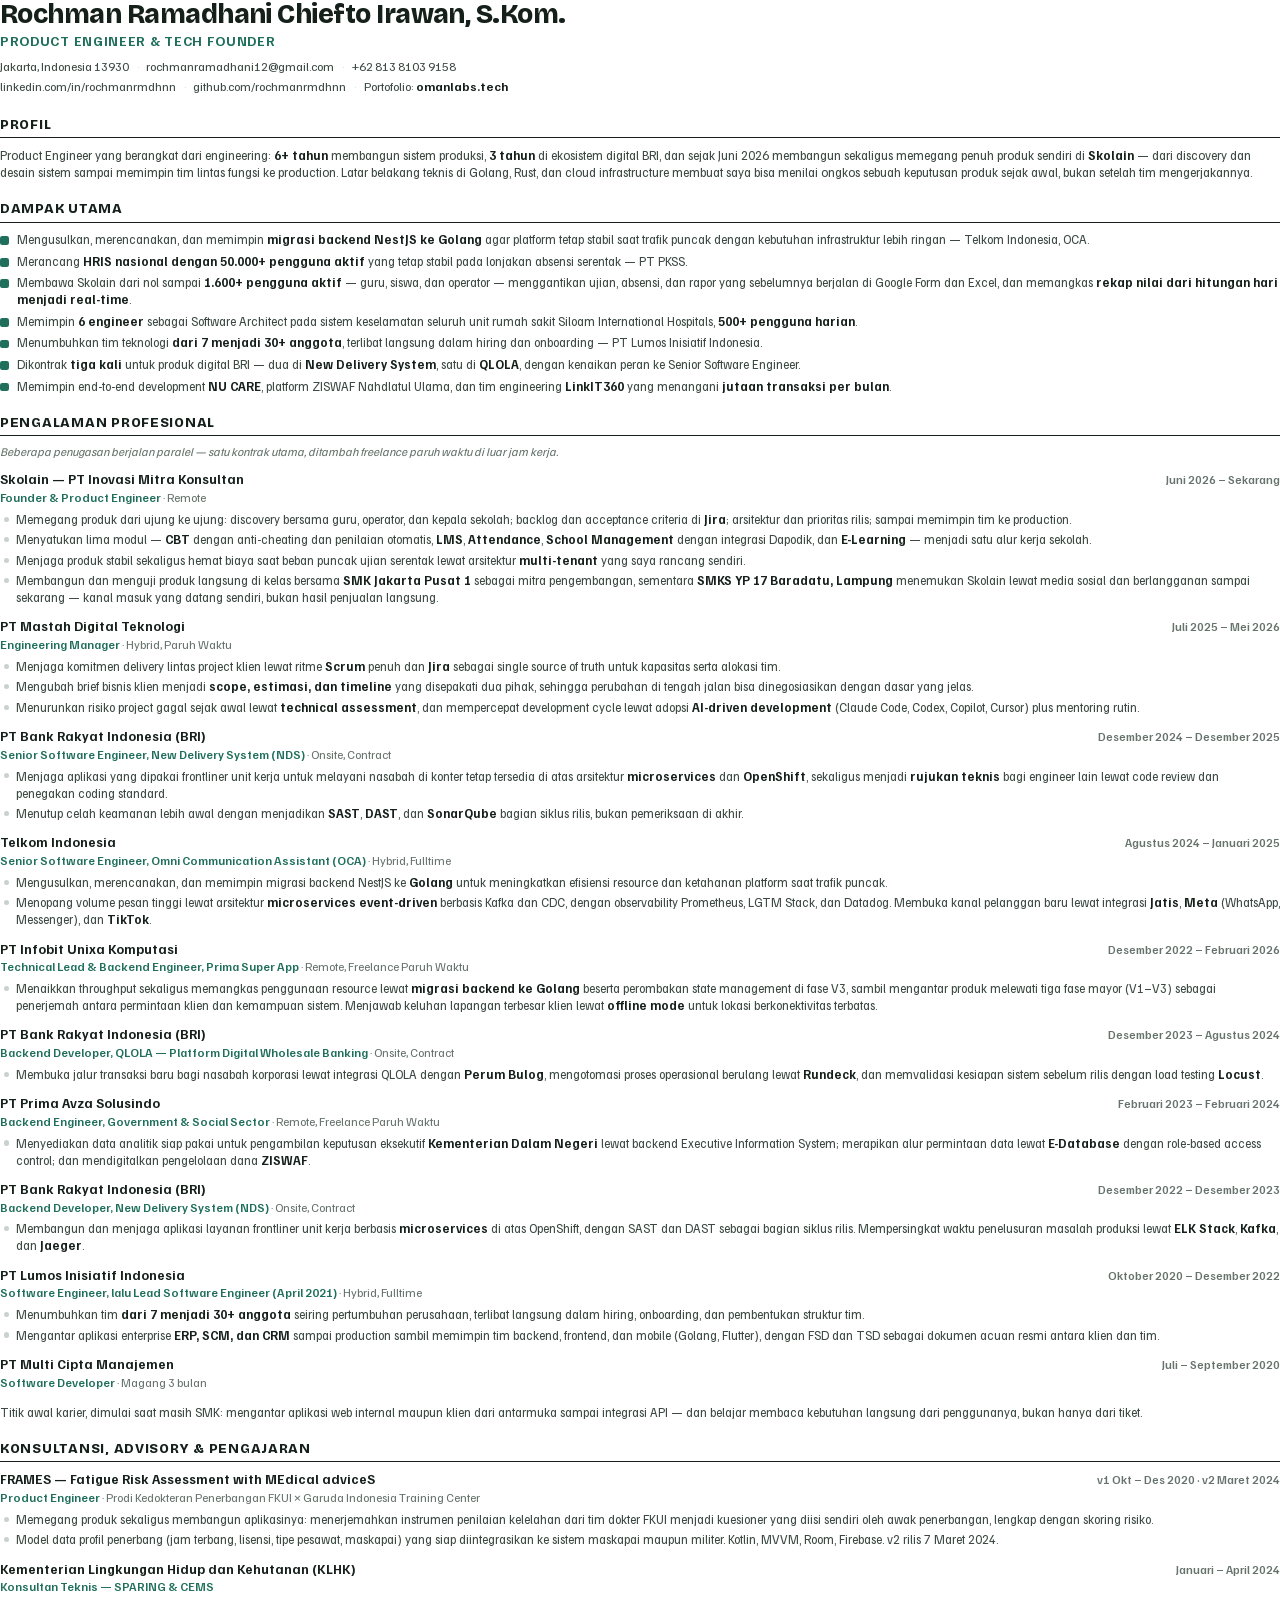
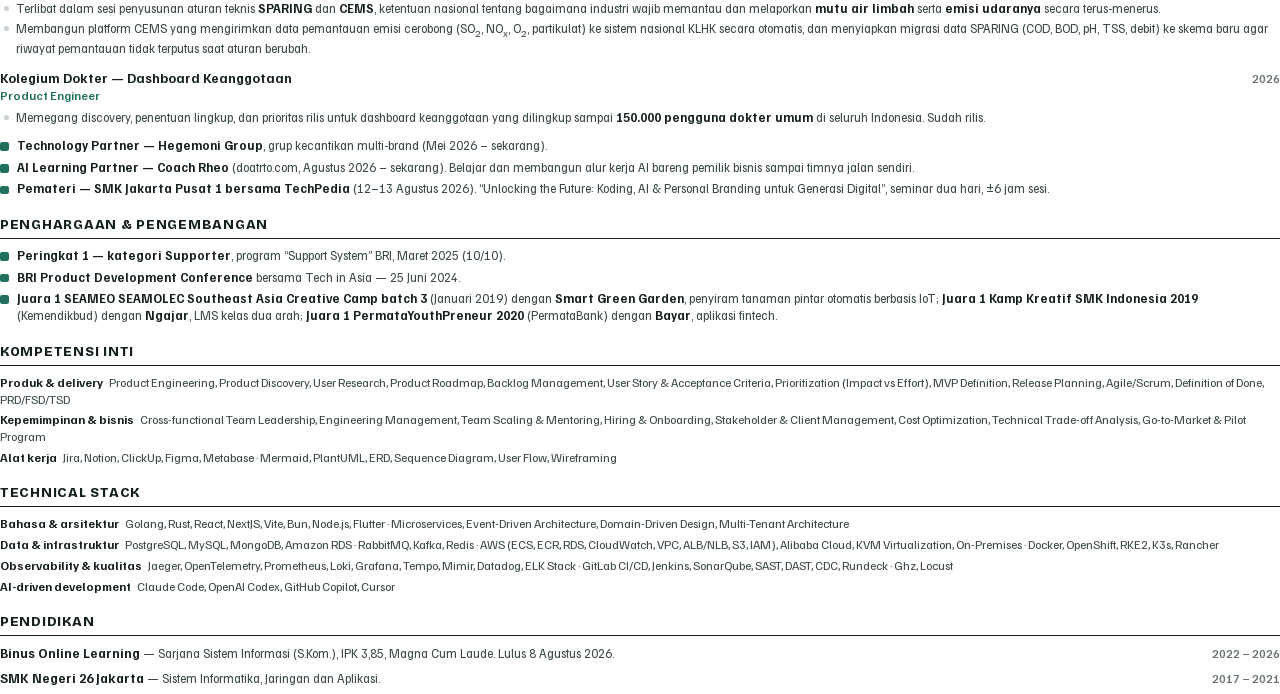
<file: cv/cv.html>
<!DOCTYPE html>
<html lang="id">
<head>
<meta charset="utf-8">
<title>CV — Rochman Ramadhani Chiefto Irawan</title>
<link rel="stylesheet" href="cv.css">
</head>
<body>

<header>
  <h1>Rochman Ramadhani Chiefto Irawan, S.Kom.</h1>
  <p class="role">Product Engineer &amp; Tech Founder</p>
  <p class="contact">
    Jakarta, Indonesia 13930
    <span class="sep">·</span> <a href="mailto:rochmanramadhani12@gmail.com">rochmanramadhani12@gmail.com</a>
    <span class="sep">·</span> <a href="https://wa.me/6281381039158">+62 813 8103 9158</a><br>
    <a href="https://www.linkedin.com/in/rochmanrmdhnn">linkedin.com/in/rochmanrmdhnn</a>
    <span class="sep">·</span> <a href="https://github.com/rochmanrmdhnn">github.com/rochmanrmdhnn</a>
    <span class="sep">·</span> Portofolio: <a class="portfolio" href="https://omanlabs.tech">omanlabs.tech</a>
  </p>
</header>

<h2>Profil</h2>
<p class="profil">
  Product Engineer yang berangkat dari engineering: <b>6+ tahun</b> membangun sistem produksi, <b>3 tahun</b> di
  ekosistem digital BRI, dan sejak Juni 2026 membangun sekaligus memegang penuh produk sendiri di <b>Skolain</b> —
  dari discovery dan desain sistem sampai memimpin tim lintas fungsi ke production. Latar belakang teknis di Golang,
  Rust, dan cloud infrastructure membuat saya bisa menilai ongkos sebuah keputusan produk sejak awal, bukan
  setelah tim mengerjakannya.
</p>

<h2>Dampak Utama</h2>
<ul class="dampak">
  <li>Mengusulkan, merencanakan, dan memimpin <b>migrasi backend NestJS ke Golang</b> agar platform tetap stabil
      saat trafik puncak dengan kebutuhan infrastruktur lebih ringan — Telkom Indonesia, OCA.</li>
  <li>Merancang <b>HRIS nasional dengan 50.000+ pengguna aktif</b> yang tetap stabil pada lonjakan absensi
      serentak — PT PKSS.</li>
  <li>Membawa Skolain dari nol sampai <b>1.600+ pengguna aktif</b> — guru, siswa, dan operator — menggantikan
      ujian, absensi, dan rapor yang sebelumnya berjalan di Google Form dan Excel, dan memangkas
      <b>rekap nilai dari hitungan hari menjadi real-time</b>.</li>
  <li>Memimpin <b>6 engineer</b> sebagai Software Architect pada sistem keselamatan seluruh unit rumah sakit
      Siloam International Hospitals, <b>500+ pengguna harian</b>.</li>
  <li>Menumbuhkan tim teknologi <b>dari 7 menjadi 30+ anggota</b>, terlibat langsung dalam hiring dan
      onboarding — PT Lumos Inisiatif Indonesia.</li>
  <li>Dikontrak <b>tiga kali</b> untuk produk digital BRI — dua di <b>New Delivery System</b>, satu di <b>QLOLA</b>,
      dengan kenaikan peran ke Senior Software Engineer.</li>
  <li>Memimpin end-to-end development <b>NU CARE</b>, platform ZISWAF Nahdlatul Ulama, dan tim engineering
      <b>LinkIT360</b> yang menangani <b>jutaan transaksi per bulan</b>.</li>
</ul>

<h2>Pengalaman Profesional</h2>
<p class="note">
  Beberapa penugasan berjalan paralel — satu kontrak utama, ditambah freelance paruh waktu di luar jam kerja.
</p>

<div class="entry">
  <div class="entry-head">
    <span class="entry-org">Skolain — PT Inovasi Mitra Konsultan</span>
    <span class="entry-when">Juni 2026 – Sekarang</span>
  </div>
  <p class="entry-role">Founder &amp; Product Engineer <span class="mode">· Remote</span></p>
  <ul>
    <li>Memegang produk dari ujung ke ujung: discovery bersama guru, operator, dan kepala sekolah; backlog dan
        acceptance criteria di <b>Jira</b>; arsitektur dan prioritas rilis; sampai memimpin tim ke production.</li>
    <li>Menyatukan lima modul — <b>CBT</b> dengan anti-cheating dan penilaian otomatis, <b>LMS</b>,
        <b>Attendance</b>, <b>School Management</b> dengan integrasi Dapodik, dan <b>E-Learning</b> — menjadi
        satu alur kerja sekolah.</li>
    <li>Menjaga produk stabil sekaligus hemat biaya saat beban puncak ujian serentak lewat arsitektur
        <b>multi-tenant</b> yang saya rancang sendiri.</li>
    <li>Membangun dan menguji produk langsung di kelas bersama <b>SMK Jakarta Pusat 1</b> sebagai mitra
        pengembangan, sementara <b>SMKS YP 17 Baradatu, Lampung</b> menemukan Skolain lewat media sosial
        dan berlangganan sampai sekarang — kanal masuk yang datang sendiri, bukan hasil penjualan langsung.</li>
  </ul>
</div>

<div class="entry">
  <div class="entry-head">
    <span class="entry-org">PT Mastah Digital Teknologi</span>
    <span class="entry-when">Juli 2025 – Mei 2026</span>
  </div>
  <p class="entry-role">Engineering Manager <span class="mode">· Hybrid, Paruh Waktu</span></p>
  <ul>
    <li>Menjaga komitmen delivery lintas project klien lewat ritme <b>Scrum</b> penuh dan <b>Jira</b> sebagai
        single source of truth untuk kapasitas serta alokasi tim.</li>
    <li>Mengubah brief bisnis klien menjadi <b>scope, estimasi, dan timeline</b> yang disepakati dua pihak,
        sehingga perubahan di tengah jalan bisa dinegosiasikan dengan dasar yang jelas.</li>
    <li>Menurunkan risiko project gagal sejak awal lewat <b>technical assessment</b>, dan mempercepat development
        cycle lewat adopsi <b>AI-driven development</b> (Claude Code, Codex, Copilot, Cursor) plus mentoring rutin.</li>
  </ul>
</div>

<div class="entry">
  <div class="entry-head">
    <span class="entry-org">PT Bank Rakyat Indonesia (BRI)</span>
    <span class="entry-when">Desember 2024 – Desember 2025</span>
  </div>
  <p class="entry-role">Senior Software Engineer, New Delivery System (NDS) <span class="mode">· Onsite, Contract</span></p>
  <ul>
    <li>Menjaga aplikasi yang dipakai frontliner unit kerja untuk melayani nasabah di konter tetap tersedia
        di atas arsitektur <b>microservices</b> dan <b>OpenShift</b>, sekaligus menjadi <b>rujukan teknis</b>
        bagi engineer lain lewat code review dan penegakan coding standard.</li>
    <li>Menutup celah keamanan lebih awal dengan menjadikan <b>SAST</b>, <b>DAST</b>, dan <b>SonarQube</b>
        bagian siklus rilis, bukan pemeriksaan di akhir.</li>
  </ul>
</div>

<div class="entry">
  <div class="entry-head">
    <span class="entry-org">Telkom Indonesia</span>
    <span class="entry-when">Agustus 2024 – Januari 2025</span>
  </div>
  <p class="entry-role">Senior Software Engineer, Omni Communication Assistant (OCA) <span class="mode">· Hybrid, Fulltime</span></p>
  <ul>
    <li>Mengusulkan, merencanakan, dan memimpin migrasi backend NestJS ke <b>Golang</b> untuk meningkatkan
        efisiensi resource dan ketahanan platform saat trafik puncak.</li>
    <li>Menopang volume pesan tinggi lewat arsitektur <b>microservices event-driven</b> berbasis Kafka dan CDC,
        dengan observability Prometheus, LGTM Stack, dan Datadog. Membuka kanal pelanggan baru lewat integrasi
        <b>Jatis</b>, <b>Meta</b> (WhatsApp, Messenger), dan <b>TikTok</b>.</li>
  </ul>
</div>

<div class="entry">
  <div class="entry-head">
    <span class="entry-org">PT Infobit Unixa Komputasi</span>
    <span class="entry-when">Desember 2022 – Februari 2026</span>
  </div>
  <p class="entry-role">Technical Lead &amp; Backend Engineer, Prima Super App <span class="mode">· Remote, Freelance Paruh Waktu</span></p>
  <ul>
    <li>Menaikkan throughput sekaligus memangkas penggunaan resource lewat <b>migrasi backend ke Golang</b>
        beserta perombakan state management di fase V3, sambil mengantar produk melewati tiga fase mayor (V1–V3)
        sebagai penerjemah antara permintaan klien dan kemampuan sistem. Menjawab keluhan lapangan terbesar klien
        lewat <b>offline mode</b> untuk lokasi berkonektivitas terbatas.</li>

  </ul>
</div>

<div class="entry">
  <div class="entry-head">
    <span class="entry-org">PT Bank Rakyat Indonesia (BRI)</span>
    <span class="entry-when">Desember 2023 – Agustus 2024</span>
  </div>
  <p class="entry-role">Backend Developer, QLOLA — Platform Digital Wholesale Banking <span class="mode">· Onsite, Contract</span></p>
  <ul>
    <li>Membuka jalur transaksi baru bagi nasabah korporasi lewat integrasi QLOLA dengan <b>Perum Bulog</b>,
        mengotomasi proses operasional berulang lewat <b>Rundeck</b>, dan memvalidasi kesiapan sistem sebelum rilis
        dengan load testing <b>Locust</b>.</li>
  </ul>
</div>

<div class="entry">
  <div class="entry-head">
    <span class="entry-org">PT Prima Avza Solusindo</span>
    <span class="entry-when">Februari 2023 – Februari 2024</span>
  </div>
  <p class="entry-role">Backend Engineer, Government &amp; Social Sector <span class="mode">· Remote, Freelance Paruh Waktu</span></p>
  <ul>
    <li>Menyediakan data analitik siap pakai untuk pengambilan keputusan eksekutif <b>Kementerian Dalam Negeri</b>
        lewat backend Executive Information System; merapikan alur permintaan data lewat <b>E-Database</b>
        dengan role-based access control; dan mendigitalkan pengelolaan dana <b>ZISWAF</b>.</li>

  </ul>
</div>

<div class="entry">
  <div class="entry-head">
    <span class="entry-org">PT Bank Rakyat Indonesia (BRI)</span>
    <span class="entry-when">Desember 2022 – Desember 2023</span>
  </div>
  <p class="entry-role">Backend Developer, New Delivery System (NDS) <span class="mode">· Onsite, Contract</span></p>
  <ul>
    <li>Membangun dan menjaga aplikasi layanan frontliner unit kerja berbasis <b>microservices</b> di atas
        OpenShift, dengan SAST dan DAST sebagai bagian siklus rilis. Mempersingkat waktu penelusuran masalah
        produksi lewat <b>ELK Stack</b>, <b>Kafka</b>, dan <b>Jaeger</b>.</li>

  </ul>
</div>

<div class="entry">
  <div class="entry-head">
    <span class="entry-org">PT Lumos Inisiatif Indonesia</span>
    <span class="entry-when">Oktober 2020 – Desember 2022</span>
  </div>
  <p class="entry-role">Software Engineer, lalu Lead Software Engineer (April 2021) <span class="mode">· Hybrid, Fulltime</span></p>
  <ul>
    <li>Menumbuhkan tim <b>dari 7 menjadi 30+ anggota</b> seiring pertumbuhan perusahaan, terlibat langsung
        dalam hiring, onboarding, dan pembentukan struktur tim.</li>
    <li>Mengantar aplikasi enterprise <b>ERP, SCM, dan CRM</b> sampai production sambil memimpin tim backend,
        frontend, dan mobile (Golang, Flutter), dengan FSD dan TSD sebagai dokumen acuan resmi antara klien dan tim.</li>
  </ul>
</div>

<div class="entry">
  <div class="entry-head">
    <span class="entry-org">PT Multi Cipta Manajemen</span>
    <span class="entry-when">Juli – September 2020</span>
  </div>
  <p class="entry-role">Software Developer <span class="mode">· Magang 3 bulan</span></p>
  <p class="oneline">
    Titik awal karier, dimulai saat masih SMK: mengantar aplikasi web internal maupun klien dari antarmuka
    sampai integrasi API — dan belajar membaca kebutuhan langsung dari penggunanya, bukan hanya dari tiket.
  </p>
</div>

<h2>Konsultansi, Advisory &amp; Pengajaran</h2>

<div class="entry">
  <div class="entry-head">
    <span class="entry-org">FRAMES — Fatigue Risk Assessment with MEdical adviceS</span>
    <span class="entry-when">v1 Okt – Des 2020 · v2 Maret 2024</span>
  </div>
  <p class="entry-role">Product Engineer <span class="mode">· Prodi Kedokteran Penerbangan FKUI × Garuda Indonesia Training Center</span></p>
  <ul>
    <li>Memegang produk sekaligus membangun aplikasinya: menerjemahkan instrumen penilaian kelelahan dari tim
        dokter FKUI menjadi kuesioner yang diisi sendiri oleh awak penerbangan, lengkap dengan skoring risiko.</li>
    <li>Model data profil penerbang (jam terbang, lisensi, tipe pesawat, maskapai) yang siap diintegrasikan ke sistem
        maskapai maupun militer. Kotlin, MVVM, Room, Firebase. v2 rilis 7 Maret 2024.</li>
  </ul>
</div>

<div class="entry">
  <div class="entry-head">
    <span class="entry-org">Kementerian Lingkungan Hidup dan Kehutanan (KLHK)</span>
    <span class="entry-when">Januari – April 2024</span>
  </div>
  <p class="entry-role">Konsultan Teknis — SPARING &amp; CEMS</p>
  <ul>
    <li>Terlibat dalam sesi penyusunan aturan teknis <b>SPARING</b> dan <b>CEMS</b>, ketentuan nasional tentang
        bagaimana industri wajib memantau dan melaporkan <b>mutu air limbah</b> serta <b>emisi udaranya</b>
        secara terus-menerus.</li>
    <li>Membangun platform CEMS yang mengirimkan data pemantauan emisi cerobong (SO<sub>2</sub>, NO<sub>x</sub>,
        O<sub>2</sub>, partikulat) ke sistem nasional KLHK secara otomatis, dan menyiapkan migrasi data SPARING
        (COD, BOD, pH, TSS, debit) ke skema baru agar riwayat pemantauan tidak terputus saat aturan berubah.</li>

  </ul>
</div>

<div class="entry">
  <div class="entry-head">
    <span class="entry-org">Kolegium Dokter — Dashboard Keanggotaan</span>
    <span class="entry-when">2026</span>
  </div>
  <p class="entry-role">Product Engineer</p>
  <ul>
    <li>Memegang discovery, penentuan lingkup, dan prioritas rilis untuk dashboard keanggotaan yang dilingkup
        sampai <b>150.000 pengguna dokter umum</b> di seluruh Indonesia. Sudah rilis.</li>
  </ul>
</div>

<ul class="dampak">
  <li><b>Technology Partner — Hegemoni Group</b>, grup kecantikan multi-brand (Mei 2026 – sekarang).</li>
  <li><b>AI Learning Partner — Coach Rheo</b> (doatrto.com, Agustus 2026 – sekarang). Belajar dan membangun alur kerja
      AI bareng pemilik bisnis sampai timnya jalan sendiri.</li>
  <li><b>Pemateri — SMK Jakarta Pusat 1 bersama TechPedia</b> (12–13 Agustus 2026). “Unlocking the Future: Koding,
      AI &amp; Personal Branding untuk Generasi Digital”, seminar dua hari, ±6 jam sesi.</li>
</ul>

<h2>Penghargaan &amp; Pengembangan</h2>
<ul class="dampak">
  <li><b>Peringkat 1 — kategori Supporter</b>, program “Support System” BRI, Maret 2025 (10/10).</li>
  <li><b>BRI Product Development Conference</b> bersama Tech in Asia — 25 Juni 2024.</li>
  <li><b>Juara 1 SEAMEO SEAMOLEC Southeast Asia Creative Camp batch 3</b> (Januari 2019) dengan <b>Smart Green Garden</b>,
      penyiram tanaman pintar otomatis berbasis IoT; <b>Juara 1 Kamp Kreatif SMK Indonesia 2019</b> (Kemendikbud) dengan
      <b>Ngajar</b>, LMS kelas dua arah; <b>Juara 1 PermataYouthPreneur 2020</b> (PermataBank) dengan <b>Bayar</b>, aplikasi fintech.</li>
</ul>

<h2>Kompetensi Inti</h2>
<div class="rows">
  <div class="row"><span class="k">Produk &amp; delivery</span>Product Engineering, Product Discovery, User Research, Product Roadmap, Backlog Management, User Story &amp; Acceptance Criteria, Prioritization (Impact vs Effort), MVP Definition, Release Planning, Agile/Scrum, Definition of Done, PRD/FSD/TSD</div>
  <div class="row"><span class="k">Kepemimpinan &amp; bisnis</span>Cross-functional Team Leadership, Engineering Management, Team Scaling &amp; Mentoring, Hiring &amp; Onboarding, Stakeholder &amp; Client Management, Cost Optimization, Technical Trade-off Analysis, Go-to-Market &amp; Pilot Program</div>
  <div class="row"><span class="k">Alat kerja</span>Jira, Notion, ClickUp, Figma, Metabase · Mermaid, PlantUML, ERD, Sequence Diagram, User Flow, Wireframing</div>
</div>

<h2>Technical Stack</h2>
<div class="rows">
  <div class="row"><span class="k">Bahasa &amp; arsitektur</span>Golang, Rust, React, NextJS, Vite, Bun, Node.js, Flutter · Microservices, Event-Driven Architecture, Domain-Driven Design, Multi-Tenant Architecture</div>
  <div class="row"><span class="k">Data &amp; infrastruktur</span>PostgreSQL, MySQL, MongoDB, Amazon RDS · RabbitMQ, Kafka, Redis · AWS (ECS, ECR, RDS, CloudWatch, VPC, ALB/NLB, S3, IAM), Alibaba Cloud, KVM Virtualization, On-Premises · Docker, OpenShift, RKE2, K3s, Rancher</div>
  <div class="row"><span class="k">Observability &amp; kualitas</span>Jaeger, OpenTelemetry, Prometheus, Loki, Grafana, Tempo, Mimir, Datadog, ELK Stack · GitLab CI/CD, Jenkins, SonarQube, SAST, DAST, CDC, Rundeck · Ghz, Locust</div>
  <div class="row"><span class="k">AI-driven development</span>Claude Code, OpenAI Codex, GitHub Copilot, Cursor</div>
</div>

<h2>Pendidikan</h2>
<div class="edu">
  <span class="what"><b>Binus Online Learning</b> — Sarjana Sistem Informasi (S.Kom.), IPK 3,85, Magna Cum Laude. Lulus 8 Agustus 2026.</span>
  <span class="when">2022 – 2026</span>
</div>
<div class="edu">
  <span class="what"><b>SMK Negeri 26 Jakarta</b> — Sistem Informatika, Jaringan dan Aplikasi.</span>
  <span class="when">2017 – 2021</span>
</div>



</body>
</html>
</file>
<file: cv/cv.css>
/* ============================================================
   CV — Rochman Ramadhani Chiefto Irawan
   Satu kolom, teks asli, tanpa tabel layout dan tanpa gambar teks.
   Dirender lewat Chrome headless --print-to-pdf (lihat build.sh).

   Aturan yang dipegang di sini:
   - Satu kolom penuh. Parser ATS membaca dua kolom secara acak.
   - Semua tautan dicetak sebagai URL yang terlihat, bukan anchor text.
     Parser membuang href dan menyimpan teksnya — CV lama menghasilkan
     literal "linkedin" tanpa alamat sama sekali.
   - Font di-embed lokal. Jangan pakai <link> Google Fonts: headless
     Chrome bisa mencetak sebelum webfont selesai dimuat, dan PDF-nya
     diam-diam beda dari preview di browser.
   ============================================================ */

@font-face{font-family:'Familjen Grotesk';font-style:normal;font-weight:400 700;font-display:block;
  src:url(../assets/fonts/familjen-grotesk.woff2) format('woff2');}
@font-face{font-family:'Bricolage Grotesque';font-style:normal;font-weight:400 800;font-display:block;
  src:url(../assets/fonts/bricolage-grotesque.woff2) format('woff2');}

@page{size:A4;margin:12mm 13mm 11mm;}

:root{
  --ink:#15201B;
  --ink-soft:#3C4A43;
  --ink-mute:#66736C;
  --rule:#C9D2CC;
  --accent:#1F6F5C;
}

*{box-sizing:border-box;}
html,body{margin:0;padding:0;}
body{
  font-family:'Familjen Grotesk',-apple-system,BlinkMacSystemFont,'Segoe UI',sans-serif;
  font-size:9.4pt;
  line-height:1.38;
  color:var(--ink);
  -webkit-print-color-adjust:exact;print-color-adjust:exact;
}

/* ---------- kepala ---------- */
h1{
  margin:0 0 .8mm;
  font-family:'Bricolage Grotesque','Familjen Grotesk',sans-serif;
  font-size:20pt;font-weight:800;letter-spacing:-.02em;line-height:1.05;
}
.role{
  margin:0 0 1.9mm;
  font-size:10.4pt;font-weight:700;letter-spacing:.05em;text-transform:uppercase;
  color:var(--accent);
}
.contact{margin:0;font-size:9.3pt;line-height:1.6;color:var(--ink-soft);}
.contact a{color:var(--ink-soft);text-decoration:none;}
.contact a.portfolio{color:var(--ink);font-weight:700;}
/* Anchor lain di badan dokumen tetap tampak seperti teks biasa —
   yang penting bisa diklik, bukan tampil biru bergaris bawah. */
a{color:inherit;text-decoration:none;}
.contact .sep{color:var(--rule);padding:0 1.5mm;}
.portfolio{font-weight:700;color:var(--ink);}

/* ---------- judul bagian ---------- */
h2{
  margin:5mm 0 2.2mm;
  padding-bottom:.8mm;
  border-bottom:1.1pt solid var(--ink);
  font-family:'Bricolage Grotesque','Familjen Grotesk',sans-serif;
  font-size:10pt;font-weight:800;letter-spacing:.055em;text-transform:uppercase;
  break-after:avoid;page-break-after:avoid;
}

/* ---------- profil ---------- */
.profil{margin:0;font-size:9.5pt;line-height:1.38;color:var(--ink-soft);}
.profil b{color:var(--ink);font-weight:700;}

/* ---------- dampak utama ---------- */
.dampak{margin:0;padding:0;list-style:none;}
.dampak li{
  position:relative;padding-left:4.6mm;margin-bottom:1.2mm;
  font-size:9.4pt;line-height:1.36;color:var(--ink-soft);
}
.dampak li::before{
  content:"";position:absolute;left:0;top:1.35mm;
  width:2.3mm;height:2.3mm;border-radius:.6mm;background:var(--accent);
}
.dampak b{color:var(--ink);font-weight:700;}

/* ---------- entri pengalaman ---------- */
.entry{margin-bottom:3mm;break-inside:avoid;page-break-inside:avoid;}
.entry-head{display:flex;justify-content:space-between;align-items:baseline;gap:6mm;}
.entry-org{font-size:10pt;font-weight:700;color:var(--ink);}
.entry-when{flex:0 0 auto;font-size:8.7pt;font-weight:600;color:var(--ink-mute);white-space:nowrap;}
.entry-role{margin:.3mm 0 1.1mm;font-size:9.1pt;font-weight:600;color:var(--accent);}
.entry-role .mode{font-weight:400;color:var(--ink-mute);}

.entry ul{margin:0;padding:0 0 0 4.2mm;list-style:none;}
.entry li{position:relative;margin-bottom:.9mm;font-size:9.4pt;line-height:1.36;color:var(--ink-soft);}
.entry li::before{
  content:"";position:absolute;left:-3.2mm;top:1.55mm;
  width:1.35mm;height:1.35mm;border-radius:50%;background:var(--rule);
}
.entry li b{color:var(--ink);font-weight:700;}

/* satu baris tanpa bullet, untuk peran-peran awal */
.entry .oneline{font-size:9.4pt;line-height:1.36;color:var(--ink-soft);}

/* ---------- catatan kecil di bawah judul bagian ---------- */
.note{
  margin:0 0 2.6mm;font-size:8.9pt;line-height:1.38;color:var(--ink-mute);font-style:italic;
}

/* ---------- kompetensi & stack ---------- */
.rows{margin:0;}
.row{margin-bottom:1.1mm;font-size:9.2pt;line-height:1.36;color:var(--ink-soft);}
.row .k{font-weight:700;color:var(--ink);}
.row .k::after{content:" · ";color:var(--rule);font-weight:400;}

/* ---------- pendidikan ---------- */
.edu{display:flex;justify-content:space-between;align-items:baseline;gap:6mm;margin-bottom:1.8mm;}
.edu .what{font-size:9.4pt;color:var(--ink-soft);}
.edu .what b{font-size:9.9pt;color:var(--ink);font-weight:700;}
.edu .when{flex:0 0 auto;font-size:8.7pt;font-weight:600;color:var(--ink-mute);white-space:nowrap;}

/* ---------- kaki ---------- */
.tail{
  margin-top:3mm;padding-top:1.6mm;border-top:.8pt solid var(--rule);
  font-size:8.6pt;color:var(--ink-mute);
}
.tail b{color:var(--ink);}
</file>
